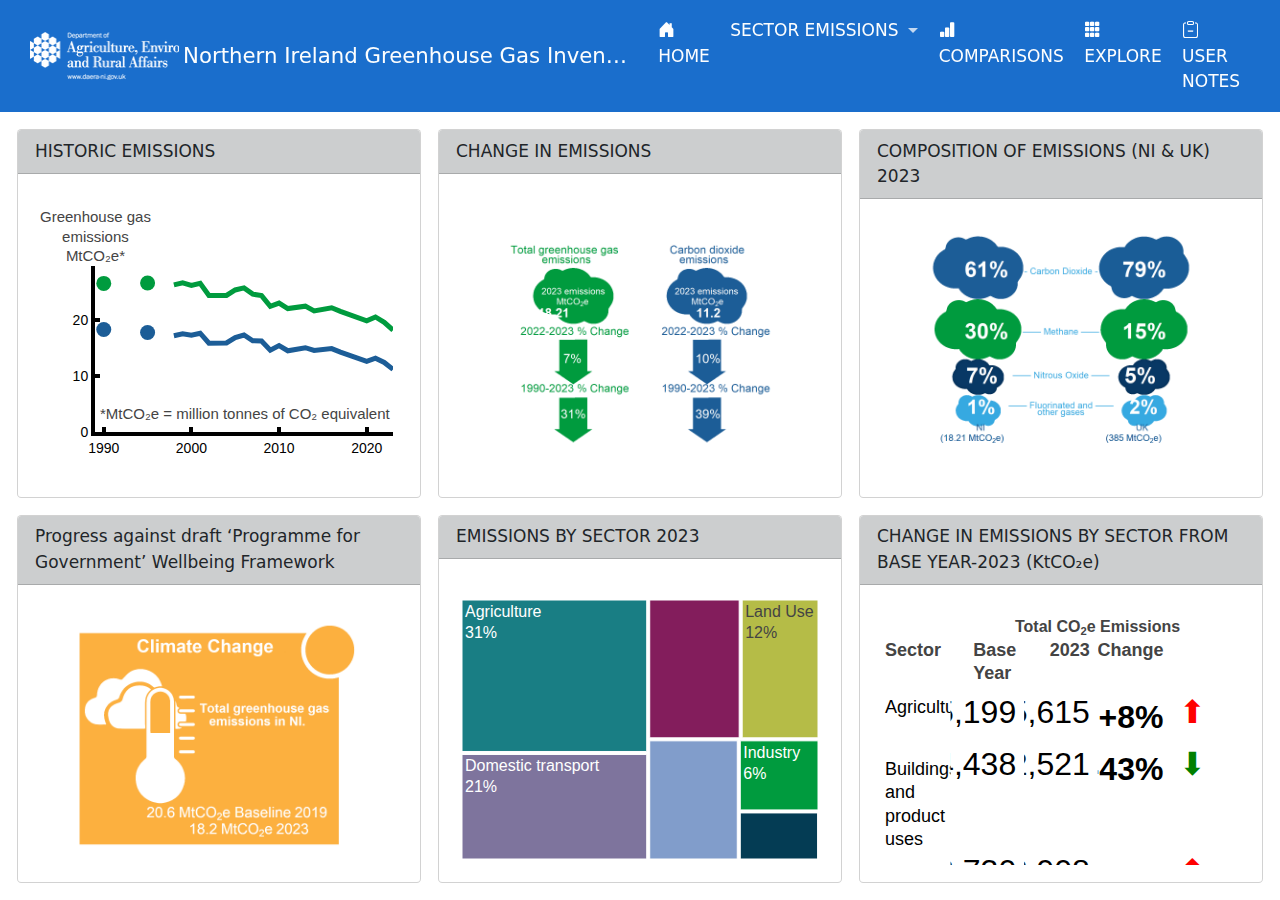
<file: docs/index.html>
<!DOCTYPE html>
<html xmlns="http://www.w3.org/1999/xhtml" lang="en" xml:lang="en"><head>

<meta charset="utf-8">
<meta name="generator" content="quarto-1.4.553">

<meta name="viewport" content="width=device-width, initial-scale=1.0, user-scalable=yes">


<title>Northern Ireland Greenhouse Gas Inventory 1990-2023 - HOME</title>
<style>
code{white-space: pre-wrap;}
span.smallcaps{font-variant: small-caps;}
div.columns{display: flex; gap: min(4vw, 1.5em);}
div.column{flex: auto; overflow-x: auto;}
div.hanging-indent{margin-left: 1.5em; text-indent: -1.5em;}
ul.task-list{list-style: none;}
ul.task-list li input[type="checkbox"] {
  width: 0.8em;
  margin: 0 0.8em 0.2em -1em; /* quarto-specific, see https://github.com/quarto-dev/quarto-cli/issues/4556 */ 
  vertical-align: middle;
}
</style>


<script src="site_libs/quarto-nav/quarto-nav.js"></script>
<script src="site_libs/quarto-nav/headroom.min.js"></script>
<script src="site_libs/clipboard/clipboard.min.js"></script>
<script src="site_libs/quarto-html/quarto.js"></script>
<script src="site_libs/quarto-html/popper.min.js"></script>
<script src="site_libs/quarto-html/tippy.umd.min.js"></script>
<script src="site_libs/quarto-html/anchor.min.js"></script>
<link href="site_libs/quarto-html/tippy.css" rel="stylesheet">
<link href="site_libs/quarto-html/quarto-syntax-highlighting.css" rel="stylesheet" id="quarto-text-highlighting-styles">
<script src="site_libs/bootstrap/bootstrap.min.js"></script>
<link href="site_libs/bootstrap/bootstrap-icons.css" rel="stylesheet">
<link href="site_libs/bootstrap/bootstrap.min.css" rel="stylesheet" id="quarto-bootstrap" data-mode="light">
<script src="site_libs/quarto-dashboard/quarto-dashboard.js"></script>
<script src="site_libs/quarto-dashboard/stickythead.js"></script>
<script src="site_libs/quarto-dashboard/datatables.min.js" kdttablesentinel="true"></script>
<script src="site_libs/quarto-dashboard/pdfmake.min.js" kdttablesentinel="true"></script>
<script src="site_libs/quarto-dashboard/vfs_fonts.js" kdttablesentinel="true"></script>
<script src="site_libs/quarto-dashboard/web-components.js" type="module"></script>
<script src="site_libs/quarto-dashboard/components.js"></script>
<link href="site_libs/quarto-dashboard/datatables.min.css" rel="stylesheet" kdttablesentinel="true">
<script id="quarto-search-options" type="application/json">{
  "language": {
    "search-no-results-text": "No results",
    "search-matching-documents-text": "matching documents",
    "search-copy-link-title": "Copy link to search",
    "search-hide-matches-text": "Hide additional matches",
    "search-more-match-text": "more match in this document",
    "search-more-matches-text": "more matches in this document",
    "search-clear-button-title": "Clear",
    "search-text-placeholder": "",
    "search-detached-cancel-button-title": "Cancel",
    "search-submit-button-title": "Submit",
    "search-label": "Search"
  }
}</script>
<link href="site_libs/htmltools-fill-0.5.8.1/fill.css" rel="stylesheet">

<script src="site_libs/htmlwidgets-1.6.4/htmlwidgets.js"></script>

<script src="site_libs/plotly-binding-4.10.4/plotly.js"></script>

<script src="site_libs/typedarray-0.1/typedarray.min.js"></script>

<script src="site_libs/jquery-3.5.1/jquery.min.js"></script>

<link href="site_libs/crosstalk-1.1.1.9000/css/crosstalk.min.css" rel="stylesheet">

<script src="site_libs/crosstalk-1.1.1.9000/js/crosstalk.min.js"></script>

<link href="site_libs/plotly-htmlwidgets-css-2.11.1/plotly-htmlwidgets.css" rel="stylesheet">

<script src="site_libs/plotly-main-2.11.1/plotly-latest.min.js"></script>

<link rel="icon" type="image" href="img/favicon-daera.svg">


<link rel="stylesheet" href="style.css">
</head>

<body class="quarto-dashboard nav-fixed dashboard-fill fullcontent">


<div id="quarto-search-results"></div>
  <header id="quarto-header" class="headroom fixed-top">
    <nav class="navbar navbar-expand-lg " data-bs-theme="dark">
      <div class="navbar-container container-fluid">
      <div class="navbar-brand-container mx-auto">
    <a href="./index.html" class="navbar-brand navbar-brand-logo">
    <img src="./img/A4_DAERA_Logo_White_Out.png" alt="DAERA logo" class="navbar-logo">
    </a>
    <a class="navbar-brand" href="./index.html">
    <span class="navbar-title">Northern Ireland Greenhouse Gas Inventory 1990-2023</span>
    </a>
  </div>
          <button class="navbar-toggler" type="button" data-bs-toggle="collapse" data-bs-target="#navbarCollapse" aria-controls="navbarCollapse" aria-expanded="false" aria-label="Toggle navigation" onclick="if (window.quartoToggleHeadroom) { window.quartoToggleHeadroom(); }">
  <span class="navbar-toggler-icon"></span>
</button>
          <div class="collapse navbar-collapse" id="navbarCollapse">
            <ul class="navbar-nav navbar-nav-scroll me-auto">
  <li class="nav-item">
    <a class="nav-link active" href="./index.html" aria-current="page"> <i class="bi bi-house-door-fill" role="img">
</i> 
<span class="menu-text">HOME</span></a>
  </li>  
  <li class="nav-item dropdown ">
    <a class="nav-link dropdown-toggle" href="#" id="nav-menu-sector-emissions" role="button" data-bs-toggle="dropdown" aria-expanded="false">
 <span class="menu-text">SECTOR EMISSIONS</span>
    </a>
    <ul class="dropdown-menu" aria-labelledby="nav-menu-sector-emissions">    
        <li>
    <a class="dropdown-item" href="./northern-ireland.html">
 <span class="dropdown-text">Northern Ireland</span></a>
  </li>  
        <li>
    <a class="dropdown-item" href="./agriculture.html">
 <span class="dropdown-text">Agriculture</span></a>
  </li>  
        <li>
    <a class="dropdown-item" href="./building-and-product-uses.html">
 <span class="dropdown-text">Building and product uses</span></a>
  </li>  
        <li>
    <a class="dropdown-item" href="./domestic-transport.html">
 <span class="dropdown-text">Domestic transport</span></a>
  </li>  
        <li>
    <a class="dropdown-item" href="./electricity-supply.html">
 <span class="dropdown-text">Electricity supply</span></a>
  </li>  
        <li>
    <a class="dropdown-item" href="./fuel-supply.html">
 <span class="dropdown-text">Fuel supply</span></a>
  </li>  
        <li>
    <a class="dropdown-item" href="./industry.html">
 <span class="dropdown-text">Industry</span></a>
  </li>  
        <li>
    <a class="dropdown-item" href="./lulucf.html">
 <span class="dropdown-text">LULUCF</span></a>
  </li>  
        <li>
    <a class="dropdown-item" href="./waste.html">
 <span class="dropdown-text">Waste</span></a>
  </li>  
    </ul>
  </li>
  <li class="nav-item">
    <a class="nav-link" href="./comparisons.html"> <i class="bi bi-bar-chart-fill" role="img">
</i> 
<span class="menu-text">COMPARISONS</span></a>
  </li>  
  <li class="nav-item">
    <a class="nav-link" href="./explore.html"> <i class="bi bi-grid-3x3-gap-fill" role="img">
</i> 
<span class="menu-text">EXPLORE</span></a>
  </li>  
  <li class="nav-item">
    <a class="nav-link" href="./user-notes.html"> <i class="bi bi-clipboard-minus" role="img">
</i> 
<span class="menu-text">USER NOTES</span></a>
  </li>  
</ul>
          </div> <!-- /navcollapse -->
          <div class="quarto-navbar-tools">
</div>
      </div> <!-- /container-fluid -->
    </nav>
<header id="quarto-dashboard-header">
<nav class="navbar navbar-expand-md slim" data-bs-theme="dark">
  <div class="navbar-container container-fluid">
    <button class="navbar-toggler hidden" type="button" data-bs-toggle="collapse" data-bs-target="#dashboard-collapse" aria-controls="dashboard-collapse" aria-expanded="false" aria-label="Toggle navigation">
      <span class="navbar-toggler-icon"></span>
    </button>    


    <div class="navbar-brand-container">       

      <div class="navbar-title">
        <div class="navbar-title-text"><a href="#">HOME</a></div>
        
        
      </div>
    </div>
</div>
</nav>
</header></header>
<!-- content -->
<div id="quarto-content" class="quarto-container page-layout-custom page-navbar quarto-dashboard-content bslib-gap-spacing html-fill-container bslib-page-fill">
<!-- sidebar -->
<!-- margin-sidebar -->
<!-- main -->
<div id="cookie-banner" class="bslib-grid-item html-fill-item"></div>
<script src="cookies_script.js"></script>

<div class="bslib-grid-item html-fill-item bslib-grid" data-layout="fill" style="display: grid; grid-template-rows: minmax(3em, 1fr) minmax(3em, 1fr); grid-auto-columns: minmax(0, 1fr);">
<div class="bslib-grid" style="display: grid; grid-template-columns: minmax(3em, 33fr) minmax(3em, 33fr) minmax(3em, 33fr);
grid-auto-rows: minmax(0, 1fr);">
<div class="bslib-grid" style="display: grid; grid-template-rows: minmax(3em, 1fr); grid-auto-columns: minmax(0, 1fr);">
<div class="card cell bslib-card html-fill-container" data-title="HISTORIC EMISSIONS" data-bslib-card-init="" data-require-bs-caller="card()" data-full-screen="false">
<div class="card-header"><div class="card-title">HISTORIC EMISSIONS</div></div>
<div class="card-body html-fill-item html-fill-container">
<div class="cell-output-display html-fill-item html-fill-container">
<div class="plotly html-widget html-fill-item html-fill-container" id="htmlwidget-5dc1f1b8ea23a9726027" style="width:100%;height:406px;"></div>
<script type="application/json" data-for="htmlwidget-5dc1f1b8ea23a9726027">{"x":{"visdat":{"227c6f506d2f":["function () ","plotlyVisDat"]},"cur_data":"227c6f506d2f","attrs":{"227c6f506d2f":{"x":{},"y":{},"mode":"lines","line":{"width":5,"color":"#009b3e"},"hovertemplate":"Total greenhouse gas emissions <br><b>%{x}<\/b>: %{y:.2f} MtCO₂e","name":"","alpha_stroke":1,"sizes":[10,100],"spans":[1,20],"type":"scatter"},"227c6f506d2f.1":{"x":{},"y":[null,null,17.219475176134345,17.552454233500264,17.296893283799911,17.662109754149341,15.880367322337861,15.941797283042098,15.918783741295176,16.864703881054446,17.342330374214558,16.313998207912398,16.27501606887305,14.619939074614246,15.440412556086494,14.522644957427019,14.738195982217286,15.066799949326832,14.572236194038332,14.762877402492961,14.909161406730131,14.282278966449656,13.750800035588226,13.359456097281717,12.626251204920811,13.188021829453659,12.439839645554304,11.196086841405396],"mode":"lines","line":{"width":5,"color":"#1c5d97"},"hovertemplate":"CO₂ gas emissions <br><b>%{x}<\/b>: %{y:.2f} MtCO₂e","name":"","alpha_stroke":1,"sizes":[10,100],"spans":[1,20],"type":"scatter","inherit":true},"227c6f506d2f.2":{"x":{},"y":{},"mode":"markers","line":{"width":0,"color":"white"},"hovertemplate":"Total greenhouse gas emissions <br><b>%{x}<\/b>: %{y:.2f} MtCO₂e","name":"","alpha_stroke":1,"sizes":[10,100],"spans":[1,20],"type":"scatter","marker":{"size":15,"color":"#009b3e"},"inherit":true},"227c6f506d2f.3":{"x":{},"y":[18.325139646601183,17.783232474039451,null,null,null,null,null,null,null,null,null,null,null,null,null,null,null,null,null,null,null,null,null,null,null,null,null,null],"mode":"markers","line":{"width":0,"color":"white"},"hovertemplate":"CO₂ gas emissions <br><b>%{x}<\/b>: %{y:.2f} MtCO₂e","name":"","alpha_stroke":1,"sizes":[10,100],"spans":[1,20],"type":"scatter","marker":{"size":15,"color":"#1c5d97"},"inherit":true}},"layout":{"margin":{"b":40,"l":60,"t":75,"r":10},"xaxis":{"domain":[0,1],"automargin":true,"title":"","showgrid":false,"linecolor":"Black","linewidth":4,"ticks":"inside","tickwidth":4,"tickcolor":"Black","tickangle":0,"tickfont":{"color":"Black","size":14},"range":[1989,2023]},"yaxis":{"domain":[0,1],"automargin":true,"title":"","showgrid":false,"showline":true,"linecolor":"Black","linewidth":4,"ticks":"inside","tickwidth":4,"tickcolor":"Black","tickfont":{"color":"Black","size":14},"range":[0,29.677647444418422]},"hovermode":"x unified","annotations":[{"x":0,"y":1,"text":"Greenhouse gas<br />emissions<br />MtCO₂e*","showarrow":false,"xref":"paper","yref":"paper","xanchor":"center","yanchor":"bottom","font":{"size":15}},{"x":1,"y":0.050000000000000003,"text":"*MtCO₂e = million tonnes of CO₂ equivalent","showarrow":false,"xref":"paper","yref":"paper","xanchor":"right","yanchor":"bottom","font":{"size":15}}],"showlegend":false},"source":"A","config":{"modeBarButtonsToAdd":["hoverclosest","hovercompare"],"showSendToCloud":false,"displaylogo":false},".hideLegend":true,"data":[{"x":[1998,1999,2000,2001,2002,2003,2004,2005,2006,2007,2008,2009,2010,2011,2012,2013,2014,2015,2016,2017,2018,2019,2020,2021,2022,2023],"y":[26.302461421304084,26.677647444418422,26.225466359778917,26.592119857225853,24.419131525141388,24.502466458291547,24.419032464185268,25.395497215781152,25.764382134229148,24.645169562728672,24.385217869343965,22.458256352669093,23.047263755093766,22.070852717544131,22.314999039478035,22.499420810175884,21.647051901517472,22.042173153929262,22.218185071022393,21.562601947497871,21.033402599713085,20.577024670274366,19.86317481521478,20.565454770577894,19.606265050854347,18.212211575876253],"mode":"lines","line":{"color":"#009b3e","width":5},"hovertemplate":["Total greenhouse gas emissions <br><b>%{x}<\/b>: %{y:.2f} MtCO₂e","Total greenhouse gas emissions <br><b>%{x}<\/b>: %{y:.2f} MtCO₂e","Total greenhouse gas emissions <br><b>%{x}<\/b>: %{y:.2f} MtCO₂e","Total greenhouse gas emissions <br><b>%{x}<\/b>: %{y:.2f} MtCO₂e","Total greenhouse gas emissions <br><b>%{x}<\/b>: %{y:.2f} MtCO₂e","Total greenhouse gas emissions <br><b>%{x}<\/b>: %{y:.2f} MtCO₂e","Total greenhouse gas emissions <br><b>%{x}<\/b>: %{y:.2f} MtCO₂e","Total greenhouse gas emissions <br><b>%{x}<\/b>: %{y:.2f} MtCO₂e","Total greenhouse gas emissions <br><b>%{x}<\/b>: %{y:.2f} MtCO₂e","Total greenhouse gas emissions <br><b>%{x}<\/b>: %{y:.2f} MtCO₂e","Total greenhouse gas emissions <br><b>%{x}<\/b>: %{y:.2f} MtCO₂e","Total greenhouse gas emissions <br><b>%{x}<\/b>: %{y:.2f} MtCO₂e","Total greenhouse gas emissions <br><b>%{x}<\/b>: %{y:.2f} MtCO₂e","Total greenhouse gas emissions <br><b>%{x}<\/b>: %{y:.2f} MtCO₂e","Total greenhouse gas emissions <br><b>%{x}<\/b>: %{y:.2f} MtCO₂e","Total greenhouse gas emissions <br><b>%{x}<\/b>: %{y:.2f} MtCO₂e","Total greenhouse gas emissions <br><b>%{x}<\/b>: %{y:.2f} MtCO₂e","Total greenhouse gas emissions <br><b>%{x}<\/b>: %{y:.2f} MtCO₂e","Total greenhouse gas emissions <br><b>%{x}<\/b>: %{y:.2f} MtCO₂e","Total greenhouse gas emissions <br><b>%{x}<\/b>: %{y:.2f} MtCO₂e","Total greenhouse gas emissions <br><b>%{x}<\/b>: %{y:.2f} MtCO₂e","Total greenhouse gas emissions <br><b>%{x}<\/b>: %{y:.2f} MtCO₂e","Total greenhouse gas emissions <br><b>%{x}<\/b>: %{y:.2f} MtCO₂e","Total greenhouse gas emissions <br><b>%{x}<\/b>: %{y:.2f} MtCO₂e","Total greenhouse gas emissions <br><b>%{x}<\/b>: %{y:.2f} MtCO₂e","Total greenhouse gas emissions <br><b>%{x}<\/b>: %{y:.2f} MtCO₂e"],"name":"","type":"scatter","marker":{"color":"rgba(31,119,180,1)","line":{"color":"rgba(31,119,180,1)"}},"error_y":{"color":"rgba(31,119,180,1)"},"error_x":{"color":"rgba(31,119,180,1)"},"xaxis":"x","yaxis":"y","frame":null},{"x":[1998,1999,2000,2001,2002,2003,2004,2005,2006,2007,2008,2009,2010,2011,2012,2013,2014,2015,2016,2017,2018,2019,2020,2021,2022,2023],"y":[17.219475176134345,17.552454233500264,17.296893283799911,17.662109754149341,15.880367322337861,15.941797283042098,15.918783741295176,16.864703881054446,17.342330374214558,16.313998207912398,16.27501606887305,14.619939074614246,15.440412556086494,14.522644957427019,14.738195982217286,15.066799949326832,14.572236194038332,14.762877402492961,14.909161406730131,14.282278966449656,13.750800035588226,13.359456097281717,12.626251204920811,13.188021829453659,12.439839645554304,11.196086841405396],"mode":"lines","line":{"color":"#1c5d97","width":5},"hovertemplate":["CO₂ gas emissions <br><b>%{x}<\/b>: %{y:.2f} MtCO₂e","CO₂ gas emissions <br><b>%{x}<\/b>: %{y:.2f} MtCO₂e","CO₂ gas emissions <br><b>%{x}<\/b>: %{y:.2f} MtCO₂e","CO₂ gas emissions <br><b>%{x}<\/b>: %{y:.2f} MtCO₂e","CO₂ gas emissions <br><b>%{x}<\/b>: %{y:.2f} MtCO₂e","CO₂ gas emissions <br><b>%{x}<\/b>: %{y:.2f} MtCO₂e","CO₂ gas emissions <br><b>%{x}<\/b>: %{y:.2f} MtCO₂e","CO₂ gas emissions <br><b>%{x}<\/b>: %{y:.2f} MtCO₂e","CO₂ gas emissions <br><b>%{x}<\/b>: %{y:.2f} MtCO₂e","CO₂ gas emissions <br><b>%{x}<\/b>: %{y:.2f} MtCO₂e","CO₂ gas emissions <br><b>%{x}<\/b>: %{y:.2f} MtCO₂e","CO₂ gas emissions <br><b>%{x}<\/b>: %{y:.2f} MtCO₂e","CO₂ gas emissions <br><b>%{x}<\/b>: %{y:.2f} MtCO₂e","CO₂ gas emissions <br><b>%{x}<\/b>: %{y:.2f} MtCO₂e","CO₂ gas emissions <br><b>%{x}<\/b>: %{y:.2f} MtCO₂e","CO₂ gas emissions <br><b>%{x}<\/b>: %{y:.2f} MtCO₂e","CO₂ gas emissions <br><b>%{x}<\/b>: %{y:.2f} MtCO₂e","CO₂ gas emissions <br><b>%{x}<\/b>: %{y:.2f} MtCO₂e","CO₂ gas emissions <br><b>%{x}<\/b>: %{y:.2f} MtCO₂e","CO₂ gas emissions <br><b>%{x}<\/b>: %{y:.2f} MtCO₂e","CO₂ gas emissions <br><b>%{x}<\/b>: %{y:.2f} MtCO₂e","CO₂ gas emissions <br><b>%{x}<\/b>: %{y:.2f} MtCO₂e","CO₂ gas emissions <br><b>%{x}<\/b>: %{y:.2f} MtCO₂e","CO₂ gas emissions <br><b>%{x}<\/b>: %{y:.2f} MtCO₂e","CO₂ gas emissions <br><b>%{x}<\/b>: %{y:.2f} MtCO₂e","CO₂ gas emissions <br><b>%{x}<\/b>: %{y:.2f} MtCO₂e"],"name":"","type":"scatter","marker":{"color":"rgba(255,127,14,1)","line":{"color":"rgba(255,127,14,1)"}},"error_y":{"color":"rgba(255,127,14,1)"},"error_x":{"color":"rgba(255,127,14,1)"},"xaxis":"x","yaxis":"y","frame":null},{"x":[1990,1995],"y":[26.564616023102204,26.634902290072638],"mode":"markers+lines","line":{"color":"white","width":0},"hovertemplate":["Total greenhouse gas emissions <br><b>%{x}<\/b>: %{y:.2f} MtCO₂e","Total greenhouse gas emissions <br><b>%{x}<\/b>: %{y:.2f} MtCO₂e"],"name":"","type":"scatter","marker":{"color":"#009b3e","size":15,"line":{"color":"rgba(44,160,44,1)"}},"error_y":{"color":"rgba(44,160,44,1)"},"error_x":{"color":"rgba(44,160,44,1)"},"xaxis":"x","yaxis":"y","frame":null},{"x":[1990,1995],"y":[18.325139646601183,17.783232474039451],"mode":"markers+lines","line":{"color":"white","width":0},"hovertemplate":["CO₂ gas emissions <br><b>%{x}<\/b>: %{y:.2f} MtCO₂e","CO₂ gas emissions <br><b>%{x}<\/b>: %{y:.2f} MtCO₂e"],"name":"","type":"scatter","marker":{"color":"#1c5d97","size":15,"line":{"color":"rgba(214,39,40,1)"}},"error_y":{"color":"rgba(214,39,40,1)"},"error_x":{"color":"rgba(214,39,40,1)"},"xaxis":"x","yaxis":"y","frame":null}],"highlight":{"on":"plotly_click","persistent":false,"dynamic":false,"selectize":false,"opacityDim":0.20000000000000001,"selected":{"opacity":1},"debounce":0},"shinyEvents":["plotly_hover","plotly_click","plotly_selected","plotly_relayout","plotly_brushed","plotly_brushing","plotly_clickannotation","plotly_doubleclick","plotly_deselect","plotly_afterplot","plotly_sunburstclick"],"base_url":"https://plot.ly"},"evals":[],"jsHooks":[]}</script>
</div>
</div>
<bslib-tooltip placement="auto" bsoptions="[]" data-require-bs-version="5" data-require-bs-caller="tooltip()">
    <template>Expand</template>
    <span class="bslib-full-screen-enter badge rounded-pill">
        <svg xmlns="http://www.w3.org/2000/svg" viewbox="0 0 24 24" style="height:1em;width:1em;" aria-hidden="true" role="img"><path d="M20 5C20 4.4 19.6 4 19 4H13C12.4 4 12 3.6 12 3C12 2.4 12.4 2 13 2H21C21.6 2 22 2.4 22 3V11C22 11.6 21.6 12 21 12C20.4 12 20 11.6 20 11V5ZM4 19C4 19.6 4.4 20 5 20H11C11.6 20 12 20.4 12 21C12 21.6 11.6 22 11 22H3C2.4 22 2 21.6 2 21V13C2 12.4 2.4 12 3 12C3.6 12 4 12.4 4 13V19Z"></path></svg>
    </span>
</bslib-tooltip><script data-bslib-card-init="">bslib.Card.initializeAllCards();</script></div>
</div><div class="bslib-grid" style="display: grid; grid-template-rows: minmax(3em, 1fr); grid-auto-columns: minmax(0, 1fr);">
<div class="card cell bslib-card html-fill-container" data-title="CHANGE IN EMISSIONS" data-bslib-card-init="" data-require-bs-caller="card()" data-full-screen="false">
<div class="card-header"><div class="card-title">CHANGE IN EMISSIONS</div></div>
<div class="card-body html-fill-item html-fill-container">
<div class="cell-output-display html-fill-item html-fill-container">
<img src="index_files/figure-html/unnamed-chunk-2-1.png" class="img-fluid quarto-dashboard-img-contain">
</div>
</div>
<bslib-tooltip placement="auto" bsoptions="[]" data-require-bs-version="5" data-require-bs-caller="tooltip()">
    <template>Expand</template>
    <span class="bslib-full-screen-enter badge rounded-pill">
        <svg xmlns="http://www.w3.org/2000/svg" viewbox="0 0 24 24" style="height:1em;width:1em;" aria-hidden="true" role="img"><path d="M20 5C20 4.4 19.6 4 19 4H13C12.4 4 12 3.6 12 3C12 2.4 12.4 2 13 2H21C21.6 2 22 2.4 22 3V11C22 11.6 21.6 12 21 12C20.4 12 20 11.6 20 11V5ZM4 19C4 19.6 4.4 20 5 20H11C11.6 20 12 20.4 12 21C12 21.6 11.6 22 11 22H3C2.4 22 2 21.6 2 21V13C2 12.4 2.4 12 3 12C3.6 12 4 12.4 4 13V19Z"></path></svg>
    </span>
</bslib-tooltip><script data-bslib-card-init="">bslib.Card.initializeAllCards();</script></div>
</div><div class="bslib-grid" style="display: grid; grid-template-rows: minmax(3em, 1fr); grid-auto-columns: minmax(0, 1fr);">
<div class="card cell bslib-card html-fill-container" data-title="COMPOSITION OF EMISSIONS (NI &amp; UK) 2023" data-bslib-card-init="" data-require-bs-caller="card()" data-full-screen="false">
<div class="card-header"><div class="card-title">COMPOSITION OF EMISSIONS (NI &amp; UK) 2023</div></div>
<div class="card-body html-fill-item html-fill-container">
<div class="cell-output-display html-fill-item html-fill-container">
<img src="index_files/figure-html/unnamed-chunk-3-1.png" class="img-fluid quarto-dashboard-img-contain">
</div>
</div>
<bslib-tooltip placement="auto" bsoptions="[]" data-require-bs-version="5" data-require-bs-caller="tooltip()">
    <template>Expand</template>
    <span class="bslib-full-screen-enter badge rounded-pill">
        <svg xmlns="http://www.w3.org/2000/svg" viewbox="0 0 24 24" style="height:1em;width:1em;" aria-hidden="true" role="img"><path d="M20 5C20 4.4 19.6 4 19 4H13C12.4 4 12 3.6 12 3C12 2.4 12.4 2 13 2H21C21.6 2 22 2.4 22 3V11C22 11.6 21.6 12 21 12C20.4 12 20 11.6 20 11V5ZM4 19C4 19.6 4.4 20 5 20H11C11.6 20 12 20.4 12 21C12 21.6 11.6 22 11 22H3C2.4 22 2 21.6 2 21V13C2 12.4 2.4 12 3 12C3.6 12 4 12.4 4 13V19Z"></path></svg>
    </span>
</bslib-tooltip><script data-bslib-card-init="">bslib.Card.initializeAllCards();</script></div>
</div>
</div>
<div class="bslib-grid" style="display: grid; grid-template-columns: minmax(3em, 33fr) minmax(3em, 33fr) minmax(3em, 33fr);
grid-auto-rows: minmax(0, 1fr);">
<div class="bslib-grid" style="display: grid; grid-template-rows: minmax(3em, 1fr); grid-auto-columns: minmax(0, 1fr);">
<div class="card cell bslib-card html-fill-container" data-title="Progress against draft ‘Programme for Government’ Wellbeing Framework" data-bslib-card-init="" data-require-bs-caller="card()" data-full-screen="false">
<div class="card-header"><div class="card-title">Progress against draft ‘Programme for Government’ Wellbeing Framework</div></div>
<div class="card-body html-fill-item html-fill-container">
<div class="cell-output-display html-fill-item html-fill-container">
<img src="index_files/figure-html/unnamed-chunk-4-1.png" class="img-fluid quarto-dashboard-img-contain">
</div>
</div>
<bslib-tooltip placement="auto" bsoptions="[]" data-require-bs-version="5" data-require-bs-caller="tooltip()">
    <template>Expand</template>
    <span class="bslib-full-screen-enter badge rounded-pill">
        <svg xmlns="http://www.w3.org/2000/svg" viewbox="0 0 24 24" style="height:1em;width:1em;" aria-hidden="true" role="img"><path d="M20 5C20 4.4 19.6 4 19 4H13C12.4 4 12 3.6 12 3C12 2.4 12.4 2 13 2H21C21.6 2 22 2.4 22 3V11C22 11.6 21.6 12 21 12C20.4 12 20 11.6 20 11V5ZM4 19C4 19.6 4.4 20 5 20H11C11.6 20 12 20.4 12 21C12 21.6 11.6 22 11 22H3C2.4 22 2 21.6 2 21V13C2 12.4 2.4 12 3 12C3.6 12 4 12.4 4 13V19Z"></path></svg>
    </span>
</bslib-tooltip><script data-bslib-card-init="">bslib.Card.initializeAllCards();</script></div>
</div><div class="bslib-grid" style="display: grid; grid-template-rows: minmax(3em, 1fr); grid-auto-columns: minmax(0, 1fr);">
<div class="card cell bslib-card html-fill-container" data-title="EMISSIONS BY SECTOR 2023" data-bslib-card-init="" data-require-bs-caller="card()" data-full-screen="false">
<div class="card-header"><div class="card-title">EMISSIONS BY SECTOR 2023</div></div>
<div class="card-body html-fill-item html-fill-container">
<div class="cell-output-display html-fill-item html-fill-container">
<div class="plotly html-widget html-fill-item html-fill-container" id="htmlwidget-d58eb2dbf6954c9b670f" style="width:100%;height:406px;"></div>
<script type="application/json" data-for="htmlwidget-d58eb2dbf6954c9b670f">{"x":{"visdat":{"227ca1aaad":["function () ","plotlyVisDat"]},"cur_data":"227ca1aaad","attrs":{"227ca1aaad":{"labels":{},"parents":"","values":{},"marker":{"colors":{}},"textinfo":"label+percent root","text":{},"hoverinfo":"text","alpha_stroke":1,"sizes":[10,100],"spans":[1,20],"type":"treemap"}},"layout":{"margin":{"b":0,"l":0,"t":0,"r":0},"hoverlabel":{"font":{"size":30}},"uniformtext":{"minsize":16,"mode":"hide"},"hovermode":"closest","showlegend":false},"source":"A","config":{"modeBarButtonsToAdd":["hoverclosest","hovercompare"],"showSendToCloud":false,"displaylogo":false},"data":[{"labels":["Agriculture","Buildings and product uses","Domestic transport","Electricity supply","Industry","Land Use","Other","Waste Mgmt"],"parents":["","","","","","","",""],"values":[5615,2521,3908,2124,1127,2149,4,763],"marker":{"color":"rgba(31,119,180,1)","colors":["#197e84","#831d5c","#7e749d","#819dcb","#009b3e","#b5bc47","#ee706f","#043c54"],"line":{"color":"rgba(255,255,255,1)"}},"textinfo":"label+percent root","text":["Agriculture: 5,615 KtCO₂e (31%)","Buildings and product uses: 2,521 KtCO₂e (14%)","Domestic transport: 3,908 KtCO₂e (21%)","Electricity supply: 2,124 KtCO₂e (12%)","Industry: 1,127 KtCO₂e (6%)","Land Use: 2,149 KtCO₂e (12%)","Other: 4 KtCO₂e (0%)","Waste Mgmt: 763 KtCO₂e (4%)"],"hoverinfo":["text","text","text","text","text","text","text","text"],"type":"treemap","frame":null}],"highlight":{"on":"plotly_click","persistent":false,"dynamic":false,"selectize":false,"opacityDim":0.20000000000000001,"selected":{"opacity":1},"debounce":0},"shinyEvents":["plotly_hover","plotly_click","plotly_selected","plotly_relayout","plotly_brushed","plotly_brushing","plotly_clickannotation","plotly_doubleclick","plotly_deselect","plotly_afterplot","plotly_sunburstclick"],"base_url":"https://plot.ly"},"evals":[],"jsHooks":[]}</script>
</div>
</div>
<bslib-tooltip placement="auto" bsoptions="[]" data-require-bs-version="5" data-require-bs-caller="tooltip()">
    <template>Expand</template>
    <span class="bslib-full-screen-enter badge rounded-pill">
        <svg xmlns="http://www.w3.org/2000/svg" viewbox="0 0 24 24" style="height:1em;width:1em;" aria-hidden="true" role="img"><path d="M20 5C20 4.4 19.6 4 19 4H13C12.4 4 12 3.6 12 3C12 2.4 12.4 2 13 2H21C21.6 2 22 2.4 22 3V11C22 11.6 21.6 12 21 12C20.4 12 20 11.6 20 11V5ZM4 19C4 19.6 4.4 20 5 20H11C11.6 20 12 20.4 12 21C12 21.6 11.6 22 11 22H3C2.4 22 2 21.6 2 21V13C2 12.4 2.4 12 3 12C3.6 12 4 12.4 4 13V19Z"></path></svg>
    </span>
</bslib-tooltip><script data-bslib-card-init="">bslib.Card.initializeAllCards();</script></div>
</div><div class="bslib-grid" style="display: grid; grid-template-rows: minmax(3em, 1fr); grid-auto-columns: minmax(0, 1fr);">
<div class="card cell bslib-card html-fill-container" data-title="CHANGE IN EMISSIONS BY SECTOR FROM BASE YEAR-2023 (KtCO&amp;#8322;e)" data-bslib-card-init="" data-require-bs-caller="card()" data-full-screen="false">
<div class="card-header"><div class="card-title">CHANGE IN EMISSIONS BY SECTOR FROM BASE YEAR-2023 (KtCO₂e)</div></div>
<div class="card-body html-fill-item html-fill-container">
<div class="cell-output-display html-fill-item html-fill-container">
<div class="plotly html-widget html-fill-item html-fill-container" id="htmlwidget-d163907d7ee511dfa925" style="width:100%;height:406px;"></div>
<script type="application/json" data-for="htmlwidget-d163907d7ee511dfa925">{"x":{"visdat":{"227c1bfe66b6":["function () ","plotlyVisDat"]},"cur_data":"227c1bfe66b6","attrs":{"227c1bfe66b6":{"header":{"values":["<b>Sector<\/b>","<b>Base Year<b>","<b>2023<\/b>","<b>Change<\/b>"," "],"align":["left","right","right","right","left"],"line":{"width":0},"font":{"family":"Arial","size":18}},"cells":{"values":[["Agriculture","Buildings and product uses","Domestic transport","Electricity supply","Industry","LULUCF","Waste"],["5,199","4,438","3,730","5,307","3,304","2,643","1,956"],["5,615","2,521","3,908","2,124","1,127","2,149","763"],["<b>+8%<\/b>","<b>-43%<\/b>","<b>+5%<\/b>","<b>-60%<\/b>","<b>-66%<\/b>","<b>-19%<\/b>","<b>-61%<\/b>"],["⬆","⬇","⬆","⬇","⬇","⬇","⬇"]],"align":["left","right","right","right","left"],"line":{"width":0},"font":{"family":"Arial","size":[[18,18,18,18],32],"color":["black","black","black","black",["red","green","red","green","green","green","green"]]}},"alpha_stroke":1,"sizes":[10,100],"spans":[1,20],"type":"table"}},"layout":{"margin":{"b":0,"l":0,"t":30,"r":0},"autosize":true,"annotations":[{"text":"<b>Total CO<sub>2<\/sub>e Emissions<\/b>","showarrow":false,"x":0.59999999999999998,"xref":"paper","xanchor":"center","y":1.0700000000000001,"yref":"paper","yanchor":"top","font":{"color":"#444444","size":16}}],"hovermode":"closest","showlegend":false},"source":"A","config":{"modeBarButtonsToAdd":["hoverclosest","hovercompare"],"showSendToCloud":false,"displaylogo":false,"responsive":true},"data":[{"header":{"values":["<b>Sector<\/b>","<b>Base Year<b>","<b>2023<\/b>","<b>Change<\/b>"," "],"align":["left","right","right","right","left"],"line":{"width":0},"font":{"family":"Arial","size":18}},"cells":{"values":[["Agriculture","Buildings and product uses","Domestic transport","Electricity supply","Industry","LULUCF","Waste"],["5,199","4,438","3,730","5,307","3,304","2,643","1,956"],["5,615","2,521","3,908","2,124","1,127","2,149","763"],["<b>+8%<\/b>","<b>-43%<\/b>","<b>+5%<\/b>","<b>-60%<\/b>","<b>-66%<\/b>","<b>-19%<\/b>","<b>-61%<\/b>"],["⬆","⬇","⬆","⬇","⬇","⬇","⬇"]],"align":["left","right","right","right","left"],"line":{"width":0},"font":{"family":"Arial","size":[[18,18,18,18],32],"color":["black","black","black","black",["red","green","red","green","green","green","green"]]}},"type":"table","frame":null}],"highlight":{"on":"plotly_click","persistent":false,"dynamic":false,"selectize":false,"opacityDim":0.20000000000000001,"selected":{"opacity":1},"debounce":0},"shinyEvents":["plotly_hover","plotly_click","plotly_selected","plotly_relayout","plotly_brushed","plotly_brushing","plotly_clickannotation","plotly_doubleclick","plotly_deselect","plotly_afterplot","plotly_sunburstclick"],"base_url":"https://plot.ly"},"evals":[],"jsHooks":[]}</script>
</div>
</div>
<bslib-tooltip placement="auto" bsoptions="[]" data-require-bs-version="5" data-require-bs-caller="tooltip()">
    <template>Expand</template>
    <span class="bslib-full-screen-enter badge rounded-pill">
        <svg xmlns="http://www.w3.org/2000/svg" viewbox="0 0 24 24" style="height:1em;width:1em;" aria-hidden="true" role="img"><path d="M20 5C20 4.4 19.6 4 19 4H13C12.4 4 12 3.6 12 3C12 2.4 12.4 2 13 2H21C21.6 2 22 2.4 22 3V11C22 11.6 21.6 12 21 12C20.4 12 20 11.6 20 11V5ZM4 19C4 19.6 4.4 20 5 20H11C11.6 20 12 20.4 12 21C12 21.6 11.6 22 11 22H3C2.4 22 2 21.6 2 21V13C2 12.4 2.4 12 3 12C3.6 12 4 12.4 4 13V19Z"></path></svg>
    </span>
</bslib-tooltip><script data-bslib-card-init="">bslib.Card.initializeAllCards();</script></div>


<div id="3ade8a4a-fb1d-4a6c-8409-ac45482d5fc9" class="hidden">

</div>
</div>
</div>
</div>


<script id="quarto-html-after-body" type="application/javascript">
window.document.addEventListener("DOMContentLoaded", function (event) {
  const toggleBodyColorMode = (bsSheetEl) => {
    const mode = bsSheetEl.getAttribute("data-mode");
    const bodyEl = window.document.querySelector("body");
    if (mode === "dark") {
      bodyEl.classList.add("quarto-dark");
      bodyEl.classList.remove("quarto-light");
    } else {
      bodyEl.classList.add("quarto-light");
      bodyEl.classList.remove("quarto-dark");
    }
  }
  const toggleBodyColorPrimary = () => {
    const bsSheetEl = window.document.querySelector("link#quarto-bootstrap");
    if (bsSheetEl) {
      toggleBodyColorMode(bsSheetEl);
    }
  }
  toggleBodyColorPrimary();  
  const icon = "";
  const anchorJS = new window.AnchorJS();
  anchorJS.options = {
    placement: 'right',
    icon: icon
  };
  anchorJS.add('.anchored');
  const isCodeAnnotation = (el) => {
    for (const clz of el.classList) {
      if (clz.startsWith('code-annotation-')) {                     
        return true;
      }
    }
    return false;
  }
  const clipboard = new window.ClipboardJS('.code-copy-button', {
    text: function(trigger) {
      const codeEl = trigger.previousElementSibling.cloneNode(true);
      for (const childEl of codeEl.children) {
        if (isCodeAnnotation(childEl)) {
          childEl.remove();
        }
      }
      return codeEl.innerText;
    }
  });
  clipboard.on('success', function(e) {
    // button target
    const button = e.trigger;
    // don't keep focus
    button.blur();
    // flash "checked"
    button.classList.add('code-copy-button-checked');
    var currentTitle = button.getAttribute("title");
    button.setAttribute("title", "Copied!");
    let tooltip;
    if (window.bootstrap) {
      button.setAttribute("data-bs-toggle", "tooltip");
      button.setAttribute("data-bs-placement", "left");
      button.setAttribute("data-bs-title", "Copied!");
      tooltip = new bootstrap.Tooltip(button, 
        { trigger: "manual", 
          customClass: "code-copy-button-tooltip",
          offset: [0, -8]});
      tooltip.show();    
    }
    setTimeout(function() {
      if (tooltip) {
        tooltip.hide();
        button.removeAttribute("data-bs-title");
        button.removeAttribute("data-bs-toggle");
        button.removeAttribute("data-bs-placement");
      }
      button.setAttribute("title", currentTitle);
      button.classList.remove('code-copy-button-checked');
    }, 1000);
    // clear code selection
    e.clearSelection();
  });
    var localhostRegex = new RegExp(/^(?:http|https):\/\/localhost\:?[0-9]*\//);
    var mailtoRegex = new RegExp(/^mailto:/);
      var filterRegex = new RegExp('/' + window.location.host + '/');
    var isInternal = (href) => {
        return filterRegex.test(href) || localhostRegex.test(href) || mailtoRegex.test(href);
    }
    // Inspect non-navigation links and adorn them if external
 	var links = window.document.querySelectorAll('a[href]:not(.nav-link):not(.navbar-brand):not(.toc-action):not(.sidebar-link):not(.sidebar-item-toggle):not(.pagination-link):not(.no-external):not([aria-hidden]):not(.dropdown-item):not(.quarto-navigation-tool)');
    for (var i=0; i<links.length; i++) {
      const link = links[i];
      if (!isInternal(link.href)) {
        // undo the damage that might have been done by quarto-nav.js in the case of
        // links that we want to consider external
        if (link.dataset.originalHref !== undefined) {
          link.href = link.dataset.originalHref;
        }
      }
    }
  function tippyHover(el, contentFn, onTriggerFn, onUntriggerFn) {
    const config = {
      allowHTML: true,
      maxWidth: 500,
      delay: 100,
      arrow: false,
      appendTo: function(el) {
          return el.parentElement;
      },
      interactive: true,
      interactiveBorder: 10,
      theme: 'quarto',
      placement: 'bottom-start',
    };
    if (contentFn) {
      config.content = contentFn;
    }
    if (onTriggerFn) {
      config.onTrigger = onTriggerFn;
    }
    if (onUntriggerFn) {
      config.onUntrigger = onUntriggerFn;
    }
    window.tippy(el, config); 
  }
  const noterefs = window.document.querySelectorAll('a[role="doc-noteref"]');
  for (var i=0; i<noterefs.length; i++) {
    const ref = noterefs[i];
    tippyHover(ref, function() {
      // use id or data attribute instead here
      let href = ref.getAttribute('data-footnote-href') || ref.getAttribute('href');
      try { href = new URL(href).hash; } catch {}
      const id = href.replace(/^#\/?/, "");
      const note = window.document.getElementById(id);
      if (note) {
        return note.innerHTML;
      } else {
        return "";
      }
    });
  }
  const xrefs = window.document.querySelectorAll('a.quarto-xref');
  const processXRef = (id, note) => {
    // Strip column container classes
    const stripColumnClz = (el) => {
      el.classList.remove("page-full", "page-columns");
      if (el.children) {
        for (const child of el.children) {
          stripColumnClz(child);
        }
      }
    }
    stripColumnClz(note)
    if (id === null || id.startsWith('sec-')) {
      // Special case sections, only their first couple elements
      const container = document.createElement("div");
      if (note.children && note.children.length > 2) {
        container.appendChild(note.children[0].cloneNode(true));
        for (let i = 1; i < note.children.length; i++) {
          const child = note.children[i];
          if (child.tagName === "P" && child.innerText === "") {
            continue;
          } else {
            container.appendChild(child.cloneNode(true));
            break;
          }
        }
        if (window.Quarto?.typesetMath) {
          window.Quarto.typesetMath(container);
        }
        return container.innerHTML
      } else {
        if (window.Quarto?.typesetMath) {
          window.Quarto.typesetMath(note);
        }
        return note.innerHTML;
      }
    } else {
      // Remove any anchor links if they are present
      const anchorLink = note.querySelector('a.anchorjs-link');
      if (anchorLink) {
        anchorLink.remove();
      }
      if (window.Quarto?.typesetMath) {
        window.Quarto.typesetMath(note);
      }
      // TODO in 1.5, we should make sure this works without a callout special case
      if (note.classList.contains("callout")) {
        return note.outerHTML;
      } else {
        return note.innerHTML;
      }
    }
  }
  for (var i=0; i<xrefs.length; i++) {
    const xref = xrefs[i];
    tippyHover(xref, undefined, function(instance) {
      instance.disable();
      let url = xref.getAttribute('href');
      let hash = undefined; 
      if (url.startsWith('#')) {
        hash = url;
      } else {
        try { hash = new URL(url).hash; } catch {}
      }
      if (hash) {
        const id = hash.replace(/^#\/?/, "");
        const note = window.document.getElementById(id);
        if (note !== null) {
          try {
            const html = processXRef(id, note.cloneNode(true));
            instance.setContent(html);
          } finally {
            instance.enable();
            instance.show();
          }
        } else {
          // See if we can fetch this
          fetch(url.split('#')[0])
          .then(res => res.text())
          .then(html => {
            const parser = new DOMParser();
            const htmlDoc = parser.parseFromString(html, "text/html");
            const note = htmlDoc.getElementById(id);
            if (note !== null) {
              const html = processXRef(id, note);
              instance.setContent(html);
            } 
          }).finally(() => {
            instance.enable();
            instance.show();
          });
        }
      } else {
        // See if we can fetch a full url (with no hash to target)
        // This is a special case and we should probably do some content thinning / targeting
        fetch(url)
        .then(res => res.text())
        .then(html => {
          const parser = new DOMParser();
          const htmlDoc = parser.parseFromString(html, "text/html");
          const note = htmlDoc.querySelector('main.content');
          if (note !== null) {
            // This should only happen for chapter cross references
            // (since there is no id in the URL)
            // remove the first header
            if (note.children.length > 0 && note.children[0].tagName === "HEADER") {
              note.children[0].remove();
            }
            const html = processXRef(null, note);
            instance.setContent(html);
          } 
        }).finally(() => {
          instance.enable();
          instance.show();
        });
      }
    }, function(instance) {
    });
  }
      let selectedAnnoteEl;
      const selectorForAnnotation = ( cell, annotation) => {
        let cellAttr = 'data-code-cell="' + cell + '"';
        let lineAttr = 'data-code-annotation="' +  annotation + '"';
        const selector = 'span[' + cellAttr + '][' + lineAttr + ']';
        return selector;
      }
      const selectCodeLines = (annoteEl) => {
        const doc = window.document;
        const targetCell = annoteEl.getAttribute("data-target-cell");
        const targetAnnotation = annoteEl.getAttribute("data-target-annotation");
        const annoteSpan = window.document.querySelector(selectorForAnnotation(targetCell, targetAnnotation));
        const lines = annoteSpan.getAttribute("data-code-lines").split(",");
        const lineIds = lines.map((line) => {
          return targetCell + "-" + line;
        })
        let top = null;
        let height = null;
        let parent = null;
        if (lineIds.length > 0) {
            //compute the position of the single el (top and bottom and make a div)
            const el = window.document.getElementById(lineIds[0]);
            top = el.offsetTop;
            height = el.offsetHeight;
            parent = el.parentElement.parentElement;
          if (lineIds.length > 1) {
            const lastEl = window.document.getElementById(lineIds[lineIds.length - 1]);
            const bottom = lastEl.offsetTop + lastEl.offsetHeight;
            height = bottom - top;
          }
          if (top !== null && height !== null && parent !== null) {
            // cook up a div (if necessary) and position it 
            let div = window.document.getElementById("code-annotation-line-highlight");
            if (div === null) {
              div = window.document.createElement("div");
              div.setAttribute("id", "code-annotation-line-highlight");
              div.style.position = 'absolute';
              parent.appendChild(div);
            }
            div.style.top = top - 2 + "px";
            div.style.height = height + 4 + "px";
            div.style.left = 0;
            let gutterDiv = window.document.getElementById("code-annotation-line-highlight-gutter");
            if (gutterDiv === null) {
              gutterDiv = window.document.createElement("div");
              gutterDiv.setAttribute("id", "code-annotation-line-highlight-gutter");
              gutterDiv.style.position = 'absolute';
              const codeCell = window.document.getElementById(targetCell);
              const gutter = codeCell.querySelector('.code-annotation-gutter');
              gutter.appendChild(gutterDiv);
            }
            gutterDiv.style.top = top - 2 + "px";
            gutterDiv.style.height = height + 4 + "px";
          }
          selectedAnnoteEl = annoteEl;
        }
      };
      const unselectCodeLines = () => {
        const elementsIds = ["code-annotation-line-highlight", "code-annotation-line-highlight-gutter"];
        elementsIds.forEach((elId) => {
          const div = window.document.getElementById(elId);
          if (div) {
            div.remove();
          }
        });
        selectedAnnoteEl = undefined;
      };
        // Handle positioning of the toggle
    window.addEventListener(
      "resize",
      throttle(() => {
        elRect = undefined;
        if (selectedAnnoteEl) {
          selectCodeLines(selectedAnnoteEl);
        }
      }, 10)
    );
    function throttle(fn, ms) {
    let throttle = false;
    let timer;
      return (...args) => {
        if(!throttle) { // first call gets through
            fn.apply(this, args);
            throttle = true;
        } else { // all the others get throttled
            if(timer) clearTimeout(timer); // cancel #2
            timer = setTimeout(() => {
              fn.apply(this, args);
              timer = throttle = false;
            }, ms);
        }
      };
    }
      // Attach click handler to the DT
      const annoteDls = window.document.querySelectorAll('dt[data-target-cell]');
      for (const annoteDlNode of annoteDls) {
        annoteDlNode.addEventListener('click', (event) => {
          const clickedEl = event.target;
          if (clickedEl !== selectedAnnoteEl) {
            unselectCodeLines();
            const activeEl = window.document.querySelector('dt[data-target-cell].code-annotation-active');
            if (activeEl) {
              activeEl.classList.remove('code-annotation-active');
            }
            selectCodeLines(clickedEl);
            clickedEl.classList.add('code-annotation-active');
          } else {
            // Unselect the line
            unselectCodeLines();
            clickedEl.classList.remove('code-annotation-active');
          }
        });
      }
  const findCites = (el) => {
    const parentEl = el.parentElement;
    if (parentEl) {
      const cites = parentEl.dataset.cites;
      if (cites) {
        return {
          el,
          cites: cites.split(' ')
        };
      } else {
        return findCites(el.parentElement)
      }
    } else {
      return undefined;
    }
  };
  var bibliorefs = window.document.querySelectorAll('a[role="doc-biblioref"]');
  for (var i=0; i<bibliorefs.length; i++) {
    const ref = bibliorefs[i];
    const citeInfo = findCites(ref);
    if (citeInfo) {
      tippyHover(citeInfo.el, function() {
        var popup = window.document.createElement('div');
        citeInfo.cites.forEach(function(cite) {
          var citeDiv = window.document.createElement('div');
          citeDiv.classList.add('hanging-indent');
          citeDiv.classList.add('csl-entry');
          var biblioDiv = window.document.getElementById('ref-' + cite);
          if (biblioDiv) {
            citeDiv.innerHTML = biblioDiv.innerHTML;
          }
          popup.appendChild(citeDiv);
        });
        return popup.innerHTML;
      });
    }
  }
});
</script>
</div> <!-- /content -->

<script type="application/javascript">
window.document.addEventListener("DOMContentLoaded", function (_event) {
  if (window.bslib.Card) {
    window.bslib.Card.initializeAllCards();
  }
}); 
</script>
  



</body></html>
</file>
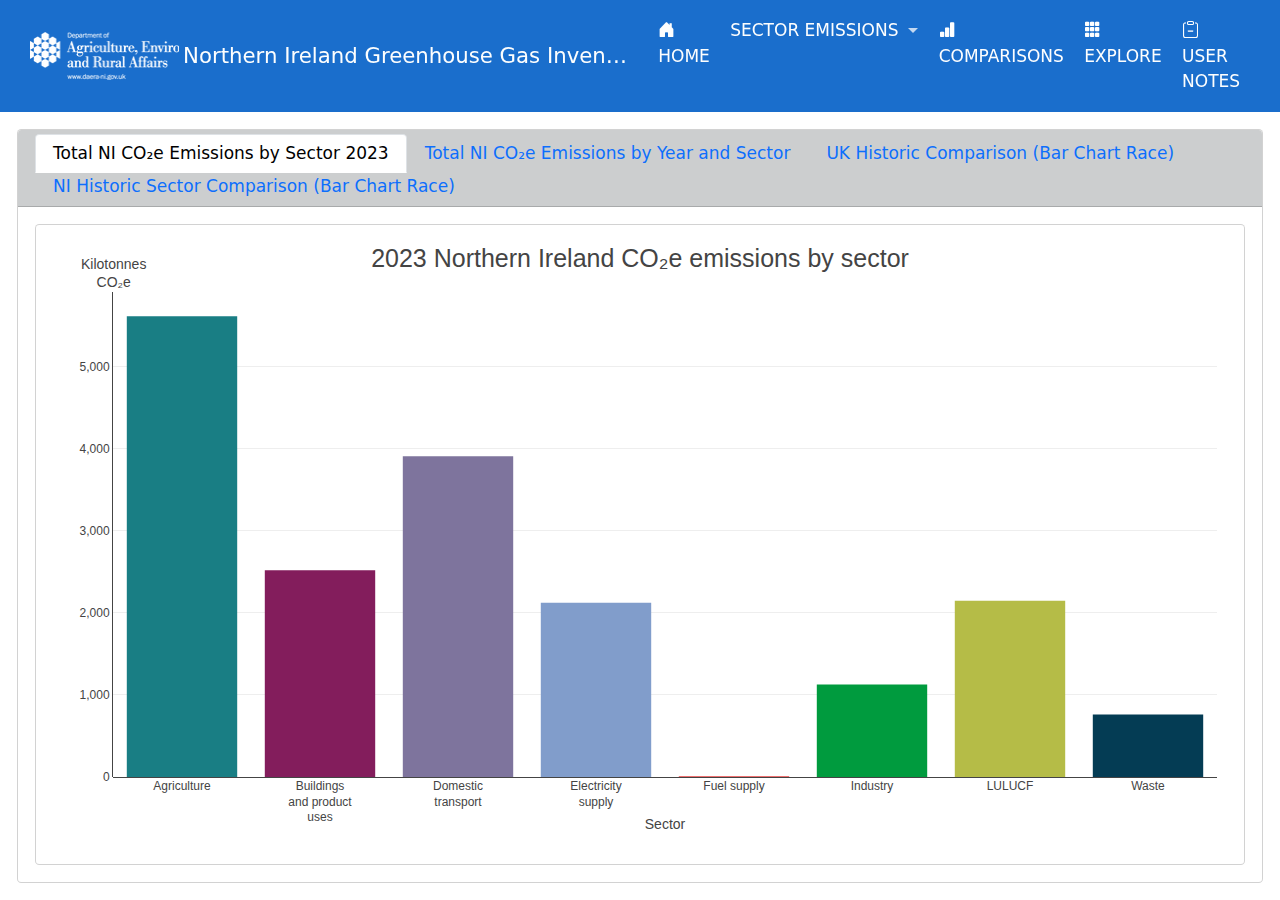
<file: docs/comparisons.html>
<!DOCTYPE html>
<html xmlns="http://www.w3.org/1999/xhtml" lang="en" xml:lang="en"><head>

<meta charset="utf-8">
<meta name="generator" content="quarto-1.4.553">

<meta name="viewport" content="width=device-width, initial-scale=1.0, user-scalable=yes">


<title>Northern Ireland Greenhouse Gas Inventory 1990-2023 - COMPARISONS</title>
<style>
code{white-space: pre-wrap;}
span.smallcaps{font-variant: small-caps;}
div.columns{display: flex; gap: min(4vw, 1.5em);}
div.column{flex: auto; overflow-x: auto;}
div.hanging-indent{margin-left: 1.5em; text-indent: -1.5em;}
ul.task-list{list-style: none;}
ul.task-list li input[type="checkbox"] {
  width: 0.8em;
  margin: 0 0.8em 0.2em -1em; /* quarto-specific, see https://github.com/quarto-dev/quarto-cli/issues/4556 */ 
  vertical-align: middle;
}
</style>


<script src="site_libs/quarto-nav/quarto-nav.js"></script>
<script src="site_libs/quarto-nav/headroom.min.js"></script>
<script src="site_libs/clipboard/clipboard.min.js"></script>
<script src="site_libs/quarto-html/quarto.js"></script>
<script src="site_libs/quarto-html/popper.min.js"></script>
<script src="site_libs/quarto-html/tippy.umd.min.js"></script>
<script src="site_libs/quarto-html/anchor.min.js"></script>
<link href="site_libs/quarto-html/tippy.css" rel="stylesheet">
<link href="site_libs/quarto-html/quarto-syntax-highlighting.css" rel="stylesheet" id="quarto-text-highlighting-styles">
<script src="site_libs/bootstrap/bootstrap.min.js"></script>
<link href="site_libs/bootstrap/bootstrap-icons.css" rel="stylesheet">
<link href="site_libs/bootstrap/bootstrap.min.css" rel="stylesheet" id="quarto-bootstrap" data-mode="light">
<script src="site_libs/quarto-dashboard/quarto-dashboard.js"></script>
<script src="site_libs/quarto-dashboard/stickythead.js"></script>
<script src="site_libs/quarto-dashboard/datatables.min.js" kdttablesentinel="true"></script>
<script src="site_libs/quarto-dashboard/pdfmake.min.js" kdttablesentinel="true"></script>
<script src="site_libs/quarto-dashboard/vfs_fonts.js" kdttablesentinel="true"></script>
<script src="site_libs/quarto-dashboard/web-components.js" type="module"></script>
<script src="site_libs/quarto-dashboard/components.js"></script>
<link href="site_libs/quarto-dashboard/datatables.min.css" rel="stylesheet" kdttablesentinel="true">
<script id="quarto-search-options" type="application/json">{
  "language": {
    "search-no-results-text": "No results",
    "search-matching-documents-text": "matching documents",
    "search-copy-link-title": "Copy link to search",
    "search-hide-matches-text": "Hide additional matches",
    "search-more-match-text": "more match in this document",
    "search-more-matches-text": "more matches in this document",
    "search-clear-button-title": "Clear",
    "search-text-placeholder": "",
    "search-detached-cancel-button-title": "Cancel",
    "search-submit-button-title": "Submit",
    "search-label": "Search"
  }
}</script>
<link href="site_libs/htmltools-fill-0.5.8.1/fill.css" rel="stylesheet">

<script src="site_libs/htmlwidgets-1.6.4/htmlwidgets.js"></script>

<script src="site_libs/plotly-binding-4.10.4/plotly.js"></script>

<script src="site_libs/typedarray-0.1/typedarray.min.js"></script>

<script src="site_libs/jquery-3.5.1/jquery.min.js"></script>

<link href="site_libs/crosstalk-1.1.1.9000/css/crosstalk.min.css" rel="stylesheet">

<script src="site_libs/crosstalk-1.1.1.9000/js/crosstalk.min.js"></script>

<link href="site_libs/plotly-htmlwidgets-css-2.11.1/plotly-htmlwidgets.css" rel="stylesheet">

<script src="site_libs/plotly-main-2.11.1/plotly-latest.min.js"></script>

<link rel="icon" type="image" href="img/favicon-daera.svg">


<link rel="stylesheet" href="style.css">
</head>

<body class="quarto-dashboard nav-fixed dashboard-fill fullcontent">


<div id="quarto-search-results"></div>
  <header id="quarto-header" class="headroom fixed-top">
    <nav class="navbar navbar-expand-lg " data-bs-theme="dark">
      <div class="navbar-container container-fluid">
      <div class="navbar-brand-container mx-auto">
    <a href="./index.html" class="navbar-brand navbar-brand-logo">
    <img src="./img/A4_DAERA_Logo_White_Out.png" alt="DAERA logo" class="navbar-logo">
    </a>
    <a class="navbar-brand" href="./index.html">
    <span class="navbar-title">Northern Ireland Greenhouse Gas Inventory 1990-2023</span>
    </a>
  </div>
          <button class="navbar-toggler" type="button" data-bs-toggle="collapse" data-bs-target="#navbarCollapse" aria-controls="navbarCollapse" aria-expanded="false" aria-label="Toggle navigation" onclick="if (window.quartoToggleHeadroom) { window.quartoToggleHeadroom(); }">
  <span class="navbar-toggler-icon"></span>
</button>
          <div class="collapse navbar-collapse" id="navbarCollapse">
            <ul class="navbar-nav navbar-nav-scroll me-auto">
  <li class="nav-item">
    <a class="nav-link" href="./index.html"> <i class="bi bi-house-door-fill" role="img">
</i> 
<span class="menu-text">HOME</span></a>
  </li>  
  <li class="nav-item dropdown ">
    <a class="nav-link dropdown-toggle" href="#" id="nav-menu-sector-emissions" role="button" data-bs-toggle="dropdown" aria-expanded="false">
 <span class="menu-text">SECTOR EMISSIONS</span>
    </a>
    <ul class="dropdown-menu" aria-labelledby="nav-menu-sector-emissions">    
        <li>
    <a class="dropdown-item" href="./northern-ireland.html">
 <span class="dropdown-text">Northern Ireland</span></a>
  </li>  
        <li>
    <a class="dropdown-item" href="./agriculture.html">
 <span class="dropdown-text">Agriculture</span></a>
  </li>  
        <li>
    <a class="dropdown-item" href="./building-and-product-uses.html">
 <span class="dropdown-text">Building and product uses</span></a>
  </li>  
        <li>
    <a class="dropdown-item" href="./domestic-transport.html">
 <span class="dropdown-text">Domestic transport</span></a>
  </li>  
        <li>
    <a class="dropdown-item" href="./electricity-supply.html">
 <span class="dropdown-text">Electricity supply</span></a>
  </li>  
        <li>
    <a class="dropdown-item" href="./fuel-supply.html">
 <span class="dropdown-text">Fuel supply</span></a>
  </li>  
        <li>
    <a class="dropdown-item" href="./industry.html">
 <span class="dropdown-text">Industry</span></a>
  </li>  
        <li>
    <a class="dropdown-item" href="./lulucf.html">
 <span class="dropdown-text">LULUCF</span></a>
  </li>  
        <li>
    <a class="dropdown-item" href="./waste.html">
 <span class="dropdown-text">Waste</span></a>
  </li>  
    </ul>
  </li>
  <li class="nav-item">
    <a class="nav-link active" href="./comparisons.html" aria-current="page"> <i class="bi bi-bar-chart-fill" role="img">
</i> 
<span class="menu-text">COMPARISONS</span></a>
  </li>  
  <li class="nav-item">
    <a class="nav-link" href="./explore.html"> <i class="bi bi-grid-3x3-gap-fill" role="img">
</i> 
<span class="menu-text">EXPLORE</span></a>
  </li>  
  <li class="nav-item">
    <a class="nav-link" href="./user-notes.html"> <i class="bi bi-clipboard-minus" role="img">
</i> 
<span class="menu-text">USER NOTES</span></a>
  </li>  
</ul>
          </div> <!-- /navcollapse -->
          <div class="quarto-navbar-tools">
</div>
      </div> <!-- /container-fluid -->
    </nav>
<header id="quarto-dashboard-header">
<nav class="navbar navbar-expand-md slim" data-bs-theme="dark">
  <div class="navbar-container container-fluid">
    <button class="navbar-toggler hidden" type="button" data-bs-toggle="collapse" data-bs-target="#dashboard-collapse" aria-controls="dashboard-collapse" aria-expanded="false" aria-label="Toggle navigation">
      <span class="navbar-toggler-icon"></span>
    </button>    


    <div class="navbar-brand-container">       

      <div class="navbar-title">
        <div class="navbar-title-text"><a href="#">COMPARISONS</a></div>
        
        
      </div>
    </div>
</div>
</nav>
</header></header>
<!-- content -->
<div id="quarto-content" class="quarto-container page-layout-custom page-navbar quarto-dashboard-content bslib-gap-spacing html-fill-container bslib-page-fill">
<!-- sidebar -->
<!-- margin-sidebar -->
<!-- main -->
<div id="cookie-banner" class="bslib-grid-item html-fill-item"></div>
<script src="cookies_script.js"></script>

<div class="bslib-grid-item html-fill-item bslib-grid" data-layout="fill" style="display: grid; grid-template-rows: minmax(3em, 1fr); grid-auto-columns: minmax(0, 1fr);">
<div class="card tabset bslib-card html-fill-container" data-bslib-card-init="" data-require-bs-caller="card()" data-full-screen="false">
<div class="card-header dashboard-card-no-title bslib-navs-card-title">

<ul class="nav nav-tabs card-header-tabs" role="tablist" data-tabsetid="card-tabset-1"><li class="nav-item" role="presentation"><a href="#card-tabset-1-1" role="tab" data-toggle="tab" data-bs-toggle="tab" data-value="Total NI CO₂e Emissions by Sector 2023" aria-selected="true" class="nav-link active">Total NI CO₂e Emissions by Sector 2023</a></li><li class="nav-item" role="presentation"><a href="#card-tabset-1-2" role="tab" data-toggle="tab" data-bs-toggle="tab" data-value="Total NI CO₂e Emissions by Year and Sector" aria-selected="false" class="nav-link">Total NI CO₂e Emissions by Year and Sector</a></li><li class="nav-item" role="presentation"><a href="#card-tabset-1-3" role="tab" data-toggle="tab" data-bs-toggle="tab" data-value="UK Historic Comparison (Bar Chart Race)" aria-selected="false" class="nav-link">UK Historic Comparison (Bar Chart Race)</a></li><li class="nav-item" role="presentation"><a href="#card-tabset-1-4" role="tab" data-toggle="tab" data-bs-toggle="tab" data-value="NI Historic Sector Comparison (Bar Chart Race)" aria-selected="false" class="nav-link">NI Historic Sector Comparison (Bar Chart Race)</a></li></ul></div>




<div class="tab-content html-fill-item html-fill-container" data-tabset-id="card-tabset-1"><div class="tab-pane active show html-fill-item html-fill-container" role="tabpanel" id="card-tabset-1-1"><div class="card-body html-fill-item html-fill-container" data-title="Total NI CO₂e Emissions by Sector 2023">
<div class="bslib-grid html-fill-item html-fill-container" style="display: grid; grid-template-columns: minmax(3em, 1fr);
grid-auto-rows: minmax(0, 1fr);">
<div class="card cell html-fill-item html-fill-container bslib-card" data-bslib-card-init="" data-require-bs-caller="card()" data-full-screen="false">
<div class="card-body html-fill-item html-fill-container">
<div class="cell-output-display html-fill-item html-fill-container">
<div class="plotly html-widget html-fill-item html-fill-container" id="htmlwidget-119cfc59b76625fb84f0" style="width:100%;height:406px;"></div>
<script type="application/json" data-for="htmlwidget-119cfc59b76625fb84f0">{"x":{"visdat":{"47f44d851cf8":["function () ","plotlyVisDat"]},"cur_data":"47f44d851cf8","attrs":{"47f44d851cf8":{"x":{},"y":{},"marker":{"color":{}},"alpha_stroke":1,"sizes":[10,100],"spans":[1,20],"type":"bar"}},"layout":{"margin":{"b":40,"l":60,"t":50,"r":10},"title":"2023 Northern Ireland CO₂e emissions by sector","titlefont":{"size":25},"xaxis":{"domain":[0,1],"automargin":true,"title":"Sector","tickangle":0,"type":"category","categoryorder":"array","categoryarray":["Agriculture","Buildings<br />and product<br />uses","Domestic<br />transport","Electricity<br />supply","Fuel supply","Industry","LULUCF","Waste"]},"yaxis":{"domain":[0,1],"automargin":true,"title":"","tickformat":",d","showline":true},"annotations":[{"x":0,"y":1,"text":"Kilotonnes<br />CO₂e","showarrow":false,"xref":"paper","yref":"paper","xanchor":"center","yanchor":"bottom","font":{"size":14}}],"hovermode":"closest","showlegend":false},"source":"A","config":{"modeBarButtonsToAdd":["hoverclosest","hovercompare"],"showSendToCloud":false,"displaylogo":false},"data":[{"x":["Agriculture","Buildings<br />and product<br />uses","Domestic<br />transport","Electricity<br />supply","Fuel supply","Industry","LULUCF","Waste"],"y":[5615,2521,3908,2124,4,1127,2149,763],"marker":{"color":["#197e84","#831d5c","#7e749d","#819dcb","#ee706f","#009b3e","#b5bc47","#043c54"],"line":{"color":"rgba(31,119,180,1)"}},"type":"bar","error_y":{"color":"rgba(31,119,180,1)"},"error_x":{"color":"rgba(31,119,180,1)"},"xaxis":"x","yaxis":"y","frame":null}],"highlight":{"on":"plotly_click","persistent":false,"dynamic":false,"selectize":false,"opacityDim":0.20000000000000001,"selected":{"opacity":1},"debounce":0},"shinyEvents":["plotly_hover","plotly_click","plotly_selected","plotly_relayout","plotly_brushed","plotly_brushing","plotly_clickannotation","plotly_doubleclick","plotly_deselect","plotly_afterplot","plotly_sunburstclick"],"base_url":"https://plot.ly"},"evals":[],"jsHooks":[]}</script>
</div>
</div>
<bslib-tooltip placement="auto" bsoptions="[]" data-require-bs-version="5" data-require-bs-caller="tooltip()">
    <template>Expand</template>
    <span class="bslib-full-screen-enter badge rounded-pill">
        <svg xmlns="http://www.w3.org/2000/svg" viewbox="0 0 24 24" style="height:1em;width:1em;" aria-hidden="true" role="img"><path d="M20 5C20 4.4 19.6 4 19 4H13C12.4 4 12 3.6 12 3C12 2.4 12.4 2 13 2H21C21.6 2 22 2.4 22 3V11C22 11.6 21.6 12 21 12C20.4 12 20 11.6 20 11V5ZM4 19C4 19.6 4.4 20 5 20H11C11.6 20 12 20.4 12 21C12 21.6 11.6 22 11 22H3C2.4 22 2 21.6 2 21V13C2 12.4 2.4 12 3 12C3.6 12 4 12.4 4 13V19Z"></path></svg>
    </span>
</bslib-tooltip><script data-bslib-card-init="">bslib.Card.initializeAllCards();</script></div>
</div>
</div></div><div class="tab-pane html-fill-item html-fill-container" role="tabpanel" id="card-tabset-1-2"><div class="card-body html-fill-item html-fill-container" data-title="Total NI CO₂e Emissions by Year and Sector">
<div class="bslib-grid html-fill-item html-fill-container" style="display: grid; grid-template-columns: minmax(3em, 1fr);
grid-auto-rows: minmax(0, 1fr);">
<div class="card cell html-fill-item html-fill-container bslib-card" data-bslib-card-init="" data-require-bs-caller="card()" data-full-screen="false">
<div class="card-body html-fill-item html-fill-container">
<div class="cell-output-display html-fill-item html-fill-container">
<div class="plotly html-widget html-fill-item html-fill-container" id="htmlwidget-7e75fbbceaff0c6147a1" style="width:100%;height:406px;"></div>
<script type="application/json" data-for="htmlwidget-7e75fbbceaff0c6147a1">{"x":{"visdat":{"47f455607661":["function () ","plotlyVisDat"]},"cur_data":"47f455607661","attrs":{"47f455607661":{"x":{},"y":[1956,1956,2141,2269,2286,2287,2271,2288,2282,2264,2240,2206,2166,2113,1873,1526,1454,1361,1239,847,953,895,809,890,869,846,833,788,763],"marker":{"color":"#043c54"},"name":"Waste","alpha_stroke":1,"sizes":[10,100],"spans":[1,20],"type":"bar"},"47f455607661.1":{"x":{},"y":[2643,2643,2421,2249,2219,2187,2175,2161,2128,2131,2143,2147,2172,2182,2242,2262,2247,2390,2195,2196,2198,2207,2180,2170,2135,2171,2176,2145,2149],"marker":{"color":"#b5bc47"},"name":"LULUCF","alpha_stroke":1,"sizes":[10,100],"spans":[1,20],"type":"bar","inherit":true},"47f455607661.2":{"x":{},"y":[3304,3310,2738,2567,2708,2321,2276,1394,1446,1532,2000,1956,2045,1721,1148,1358,1426,1357,1430,1576,1597,1393,1448,1373,1334,1214,1246,1180,1127],"marker":{"color":"#009b3e"},"name":"Industry","alpha_stroke":1,"sizes":[10,100],"spans":[1,20],"type":"bar","inherit":true},"47f455607661.3":{"x":{},"y":[0,0,0,0,0,0,0,1,1,1,1,1,3,1,1,2,1,1,2,1,1,3,3,4,4,4,5,4,4],"marker":{"color":"#ee706f"},"name":"Fuel supply","alpha_stroke":1,"sizes":[10,100],"spans":[1,20],"type":"bar","inherit":true},"47f455607661.4":{"x":{},"y":[5307,5307,6528,6185,6280,6334,6648,5217,5025,4876,5399,5729,4652,4839,3686,3939,3728,3857,4056,3816,3815,4007,3419,2905,2773,2863,3078,2983,2124],"marker":{"color":"#819dcb"},"name":"Electricity supply","alpha_stroke":1,"sizes":[10,100],"spans":[1,20],"type":"bar","inherit":true},"47f455607661.5":{"x":{},"y":[3730,3728,3701,3893,4052,4180,4246,4430,4609,4656,4755,4789,4908,4767,4779,4667,4517,4462,4462,4390,4403,4531,4569,4515,4390,3526,3829,3919,3908],"marker":{"color":"#7e749d"},"name":"Domestic transport","alpha_stroke":1,"sizes":[10,100],"spans":[1,20],"type":"bar","inherit":true},"47f455607661.6":{"x":{},"y":[4438,4421,3450,3331,3390,3341,3402,3370,3410,3372,3199,3389,3222,3408,3413,3879,3303,3370,3625,3328,3420,3462,3360,3532,3426,3556,3539,2878,2521],"marker":{"color":"#831d5c"},"name":"Buildings and product<br />uses","alpha_stroke":1,"sizes":[10,100],"spans":[1,20],"type":"bar","inherit":true},"47f455607661.7":{"x":{},"y":[5199,5199,5656,5808,5742,5574,5574,5558,5601,5586,5659,5548,5477,5354,5316,5415,5394,5516,5491,5493,5654,5720,5774,5646,5645,5684,5861,5709,5615],"marker":{"color":"#197e84"},"name":"Agriculture","alpha_stroke":1,"sizes":[10,100],"spans":[1,20],"type":"bar","inherit":true}},"layout":{"margin":{"b":40,"l":60,"t":75,"r":10},"barmode":"stack","title":"Total Northern Ireland CO₂e emissions by year and sector","titlefont":{"size":25},"xaxis":{"domain":[0,1],"automargin":true,"title":"Emission year","tickangle":0,"type":"category","categoryorder":"array","categoryarray":["Base<br />year","1990","1991","1992","1993","1994","1995","1996","1997","1998","1999","2000","2001","2002","2003","2004","2005","2006","2007","2008","2009","2010","2011","2012","2013","2014","2015","2016","2017","2018","2019","2020","2021","2022","2023"]},"yaxis":{"domain":[0,1],"automargin":true,"title":"","tickformat":",d","showline":true},"annotations":[{"x":0,"y":1,"text":"Total<br />Kilotonnes<br />CO₂e","showarrow":false,"xref":"paper","yref":"paper","xanchor":"center","yanchor":"bottom","font":{"size":14}}],"hovermode":"x unified","showlegend":true},"source":"A","config":{"modeBarButtonsToAdd":["hoverclosest","hovercompare"],"showSendToCloud":false,"displaylogo":false},"data":[{"x":["Base<br />year","1990","1995","1998","1999","2000","2001","2002","2003","2004","2005","2006","2007","2008","2009","2010","2011","2012","2013","2014","2015","2016","2017","2018","2019","2020","2021","2022","2023"],"y":[1956,1956,2141,2269,2286,2287,2271,2288,2282,2264,2240,2206,2166,2113,1873,1526,1454,1361,1239,847,953,895,809,890,869,846,833,788,763],"marker":{"color":"#043c54","line":{"color":"rgba(31,119,180,1)"}},"name":"Waste","type":"bar","error_y":{"color":"rgba(31,119,180,1)"},"error_x":{"color":"rgba(31,119,180,1)"},"xaxis":"x","yaxis":"y","frame":null},{"x":["Base<br />year","1990","1995","1998","1999","2000","2001","2002","2003","2004","2005","2006","2007","2008","2009","2010","2011","2012","2013","2014","2015","2016","2017","2018","2019","2020","2021","2022","2023"],"y":[2643,2643,2421,2249,2219,2187,2175,2161,2128,2131,2143,2147,2172,2182,2242,2262,2247,2390,2195,2196,2198,2207,2180,2170,2135,2171,2176,2145,2149],"marker":{"color":"#b5bc47","line":{"color":"rgba(255,127,14,1)"}},"name":"LULUCF","type":"bar","error_y":{"color":"rgba(255,127,14,1)"},"error_x":{"color":"rgba(255,127,14,1)"},"xaxis":"x","yaxis":"y","frame":null},{"x":["Base<br />year","1990","1995","1998","1999","2000","2001","2002","2003","2004","2005","2006","2007","2008","2009","2010","2011","2012","2013","2014","2015","2016","2017","2018","2019","2020","2021","2022","2023"],"y":[3304,3310,2738,2567,2708,2321,2276,1394,1446,1532,2000,1956,2045,1721,1148,1358,1426,1357,1430,1576,1597,1393,1448,1373,1334,1214,1246,1180,1127],"marker":{"color":"#009b3e","line":{"color":"rgba(44,160,44,1)"}},"name":"Industry","type":"bar","error_y":{"color":"rgba(44,160,44,1)"},"error_x":{"color":"rgba(44,160,44,1)"},"xaxis":"x","yaxis":"y","frame":null},{"x":["Base<br />year","1990","1995","1998","1999","2000","2001","2002","2003","2004","2005","2006","2007","2008","2009","2010","2011","2012","2013","2014","2015","2016","2017","2018","2019","2020","2021","2022","2023"],"y":[0,0,0,0,0,0,0,1,1,1,1,1,3,1,1,2,1,1,2,1,1,3,3,4,4,4,5,4,4],"marker":{"color":"#ee706f","line":{"color":"rgba(214,39,40,1)"}},"name":"Fuel supply","type":"bar","error_y":{"color":"rgba(214,39,40,1)"},"error_x":{"color":"rgba(214,39,40,1)"},"xaxis":"x","yaxis":"y","frame":null},{"x":["Base<br />year","1990","1995","1998","1999","2000","2001","2002","2003","2004","2005","2006","2007","2008","2009","2010","2011","2012","2013","2014","2015","2016","2017","2018","2019","2020","2021","2022","2023"],"y":[5307,5307,6528,6185,6280,6334,6648,5217,5025,4876,5399,5729,4652,4839,3686,3939,3728,3857,4056,3816,3815,4007,3419,2905,2773,2863,3078,2983,2124],"marker":{"color":"#819dcb","line":{"color":"rgba(148,103,189,1)"}},"name":"Electricity supply","type":"bar","error_y":{"color":"rgba(148,103,189,1)"},"error_x":{"color":"rgba(148,103,189,1)"},"xaxis":"x","yaxis":"y","frame":null},{"x":["Base<br />year","1990","1995","1998","1999","2000","2001","2002","2003","2004","2005","2006","2007","2008","2009","2010","2011","2012","2013","2014","2015","2016","2017","2018","2019","2020","2021","2022","2023"],"y":[3730,3728,3701,3893,4052,4180,4246,4430,4609,4656,4755,4789,4908,4767,4779,4667,4517,4462,4462,4390,4403,4531,4569,4515,4390,3526,3829,3919,3908],"marker":{"color":"#7e749d","line":{"color":"rgba(140,86,75,1)"}},"name":"Domestic transport","type":"bar","error_y":{"color":"rgba(140,86,75,1)"},"error_x":{"color":"rgba(140,86,75,1)"},"xaxis":"x","yaxis":"y","frame":null},{"x":["Base<br />year","1990","1995","1998","1999","2000","2001","2002","2003","2004","2005","2006","2007","2008","2009","2010","2011","2012","2013","2014","2015","2016","2017","2018","2019","2020","2021","2022","2023"],"y":[4438,4421,3450,3331,3390,3341,3402,3370,3410,3372,3199,3389,3222,3408,3413,3879,3303,3370,3625,3328,3420,3462,3360,3532,3426,3556,3539,2878,2521],"marker":{"color":"#831d5c","line":{"color":"rgba(227,119,194,1)"}},"name":"Buildings and product<br />uses","type":"bar","error_y":{"color":"rgba(227,119,194,1)"},"error_x":{"color":"rgba(227,119,194,1)"},"xaxis":"x","yaxis":"y","frame":null},{"x":["Base<br />year","1990","1995","1998","1999","2000","2001","2002","2003","2004","2005","2006","2007","2008","2009","2010","2011","2012","2013","2014","2015","2016","2017","2018","2019","2020","2021","2022","2023"],"y":[5199,5199,5656,5808,5742,5574,5574,5558,5601,5586,5659,5548,5477,5354,5316,5415,5394,5516,5491,5493,5654,5720,5774,5646,5645,5684,5861,5709,5615],"marker":{"color":"#197e84","line":{"color":"rgba(127,127,127,1)"}},"name":"Agriculture","type":"bar","error_y":{"color":"rgba(127,127,127,1)"},"error_x":{"color":"rgba(127,127,127,1)"},"xaxis":"x","yaxis":"y","frame":null}],"highlight":{"on":"plotly_click","persistent":false,"dynamic":false,"selectize":false,"opacityDim":0.20000000000000001,"selected":{"opacity":1},"debounce":0},"shinyEvents":["plotly_hover","plotly_click","plotly_selected","plotly_relayout","plotly_brushed","plotly_brushing","plotly_clickannotation","plotly_doubleclick","plotly_deselect","plotly_afterplot","plotly_sunburstclick"],"base_url":"https://plot.ly"},"evals":[],"jsHooks":[]}</script>
</div>
</div>
<bslib-tooltip placement="auto" bsoptions="[]" data-require-bs-version="5" data-require-bs-caller="tooltip()">
    <template>Expand</template>
    <span class="bslib-full-screen-enter badge rounded-pill">
        <svg xmlns="http://www.w3.org/2000/svg" viewbox="0 0 24 24" style="height:1em;width:1em;" aria-hidden="true" role="img"><path d="M20 5C20 4.4 19.6 4 19 4H13C12.4 4 12 3.6 12 3C12 2.4 12.4 2 13 2H21C21.6 2 22 2.4 22 3V11C22 11.6 21.6 12 21 12C20.4 12 20 11.6 20 11V5ZM4 19C4 19.6 4.4 20 5 20H11C11.6 20 12 20.4 12 21C12 21.6 11.6 22 11 22H3C2.4 22 2 21.6 2 21V13C2 12.4 2.4 12 3 12C3.6 12 4 12.4 4 13V19Z"></path></svg>
    </span>
</bslib-tooltip><script data-bslib-card-init="">bslib.Card.initializeAllCards();</script></div>
</div>
</div></div><div class="tab-pane html-fill-item html-fill-container" role="tabpanel" id="card-tabset-1-3"><div class="card-body html-fill-item html-fill-container" data-title="UK Historic Comparison (Bar Chart Race)">
<div class="bslib-grid html-fill-item html-fill-container" style="display: grid; grid-template-columns: minmax(3em, 1fr);
grid-auto-rows: minmax(0, 1fr);">
<div class="card cell html-fill-item html-fill-container bslib-card" data-bslib-card-init="" data-require-bs-caller="card()" data-full-screen="false">
<div class="card-body html-fill-item html-fill-container">
<div class="cell-output-display html-fill-item html-fill-container">
<div class="plotly html-widget html-fill-item html-fill-container" id="htmlwidget-4edc8aa3a2fc1d944f2c" style="width:100%;height:406px;"></div>
<script type="application/json" data-for="htmlwidget-4edc8aa3a2fc1d944f2c">{"x":{"visdat":{"47f42fe26b9":["function () ","plotlyVisDat"]},"cur_data":"47f42fe26b9","attrs":{"47f42fe26b9":{"x":{},"y":"England","hoverinfo":"x","text":"England","textposition":"outside","marker":{"color":"#197e84"},"showlegend":false,"frame":{},"alpha_stroke":1,"sizes":[10,100],"spans":[1,20],"type":"bar"},"47f42fe26b9.1":{"x":{},"y":"Scotland","hoverinfo":"x","text":"Scotland","textposition":"outside","marker":{"color":"#831d5c"},"showlegend":false,"frame":{},"alpha_stroke":1,"sizes":[10,100],"spans":[1,20],"type":"bar","inherit":true},"47f42fe26b9.2":{"x":{},"y":"Wales","hoverinfo":"x","text":"Wales","textposition":"outside","marker":{"color":"#7e749d"},"showlegend":false,"frame":{},"alpha_stroke":1,"sizes":[10,100],"spans":[1,20],"type":"bar","inherit":true},"47f42fe26b9.3":{"x":{},"y":"Northern Ireland","hoverinfo":"x","text":"Northern Ireland","textposition":"outside","marker":{"color":"#819dcb"},"showlegend":false,"frame":{},"alpha_stroke":1,"sizes":[10,100],"spans":[1,20],"type":"bar","inherit":true}},"layout":{"margin":{"b":40,"l":60,"t":25,"r":10},"xaxis":{"domain":[0,1],"automargin":true,"title":"Greenhouse gas emissions MtCO₂e (log base 10 scale)","type":"log","range":[4.1832791517061931,5.8791169276087487]},"yaxis":{"domain":[0,1],"automargin":true,"title":"","categoryorder":"sum ascending","showticklabels":false,"type":"category","categoryarray":["England","Northern Ireland","Scotland","Wales"]},"hovermode":"closest","showlegend":false,"sliders":[{"currentvalue":{"prefix":"Year: ","xanchor":"right","font":{"size":20,"color":"black"}},"steps":[{"method":"animate","args":[["Base year"],{"transition":{"duration":500,"easing":"linear"},"frame":{"duration":500,"redraw":true},"mode":"immediate"}],"label":"Base year","value":"Base year"},{"method":"animate","args":[["1990"],{"transition":{"duration":500,"easing":"linear"},"frame":{"duration":500,"redraw":true},"mode":"immediate"}],"label":"1990","value":"1990"},{"method":"animate","args":[["1995"],{"transition":{"duration":500,"easing":"linear"},"frame":{"duration":500,"redraw":true},"mode":"immediate"}],"label":"1995","value":"1995"},{"method":"animate","args":[["1998"],{"transition":{"duration":500,"easing":"linear"},"frame":{"duration":500,"redraw":true},"mode":"immediate"}],"label":"1998","value":"1998"},{"method":"animate","args":[["1999"],{"transition":{"duration":500,"easing":"linear"},"frame":{"duration":500,"redraw":true},"mode":"immediate"}],"label":"1999","value":"1999"},{"method":"animate","args":[["2000"],{"transition":{"duration":500,"easing":"linear"},"frame":{"duration":500,"redraw":true},"mode":"immediate"}],"label":"2000","value":"2000"},{"method":"animate","args":[["2001"],{"transition":{"duration":500,"easing":"linear"},"frame":{"duration":500,"redraw":true},"mode":"immediate"}],"label":"2001","value":"2001"},{"method":"animate","args":[["2002"],{"transition":{"duration":500,"easing":"linear"},"frame":{"duration":500,"redraw":true},"mode":"immediate"}],"label":"2002","value":"2002"},{"method":"animate","args":[["2003"],{"transition":{"duration":500,"easing":"linear"},"frame":{"duration":500,"redraw":true},"mode":"immediate"}],"label":"2003","value":"2003"},{"method":"animate","args":[["2004"],{"transition":{"duration":500,"easing":"linear"},"frame":{"duration":500,"redraw":true},"mode":"immediate"}],"label":"2004","value":"2004"},{"method":"animate","args":[["2005"],{"transition":{"duration":500,"easing":"linear"},"frame":{"duration":500,"redraw":true},"mode":"immediate"}],"label":"2005","value":"2005"},{"method":"animate","args":[["2006"],{"transition":{"duration":500,"easing":"linear"},"frame":{"duration":500,"redraw":true},"mode":"immediate"}],"label":"2006","value":"2006"},{"method":"animate","args":[["2007"],{"transition":{"duration":500,"easing":"linear"},"frame":{"duration":500,"redraw":true},"mode":"immediate"}],"label":"2007","value":"2007"},{"method":"animate","args":[["2008"],{"transition":{"duration":500,"easing":"linear"},"frame":{"duration":500,"redraw":true},"mode":"immediate"}],"label":"2008","value":"2008"},{"method":"animate","args":[["2009"],{"transition":{"duration":500,"easing":"linear"},"frame":{"duration":500,"redraw":true},"mode":"immediate"}],"label":"2009","value":"2009"},{"method":"animate","args":[["2010"],{"transition":{"duration":500,"easing":"linear"},"frame":{"duration":500,"redraw":true},"mode":"immediate"}],"label":"2010","value":"2010"},{"method":"animate","args":[["2011"],{"transition":{"duration":500,"easing":"linear"},"frame":{"duration":500,"redraw":true},"mode":"immediate"}],"label":"2011","value":"2011"},{"method":"animate","args":[["2012"],{"transition":{"duration":500,"easing":"linear"},"frame":{"duration":500,"redraw":true},"mode":"immediate"}],"label":"2012","value":"2012"},{"method":"animate","args":[["2013"],{"transition":{"duration":500,"easing":"linear"},"frame":{"duration":500,"redraw":true},"mode":"immediate"}],"label":"2013","value":"2013"},{"method":"animate","args":[["2014"],{"transition":{"duration":500,"easing":"linear"},"frame":{"duration":500,"redraw":true},"mode":"immediate"}],"label":"2014","value":"2014"},{"method":"animate","args":[["2015"],{"transition":{"duration":500,"easing":"linear"},"frame":{"duration":500,"redraw":true},"mode":"immediate"}],"label":"2015","value":"2015"},{"method":"animate","args":[["2016"],{"transition":{"duration":500,"easing":"linear"},"frame":{"duration":500,"redraw":true},"mode":"immediate"}],"label":"2016","value":"2016"},{"method":"animate","args":[["2017"],{"transition":{"duration":500,"easing":"linear"},"frame":{"duration":500,"redraw":true},"mode":"immediate"}],"label":"2017","value":"2017"},{"method":"animate","args":[["2018"],{"transition":{"duration":500,"easing":"linear"},"frame":{"duration":500,"redraw":true},"mode":"immediate"}],"label":"2018","value":"2018"},{"method":"animate","args":[["2019"],{"transition":{"duration":500,"easing":"linear"},"frame":{"duration":500,"redraw":true},"mode":"immediate"}],"label":"2019","value":"2019"},{"method":"animate","args":[["2020"],{"transition":{"duration":500,"easing":"linear"},"frame":{"duration":500,"redraw":true},"mode":"immediate"}],"label":"2020","value":"2020"},{"method":"animate","args":[["2021"],{"transition":{"duration":500,"easing":"linear"},"frame":{"duration":500,"redraw":true},"mode":"immediate"}],"label":"2021","value":"2021"},{"method":"animate","args":[["2022"],{"transition":{"duration":500,"easing":"linear"},"frame":{"duration":500,"redraw":true},"mode":"immediate"}],"label":"2022","value":"2022"},{"method":"animate","args":[["2023"],{"transition":{"duration":500,"easing":"linear"},"frame":{"duration":500,"redraw":true},"mode":"immediate"}],"label":"2023","value":"2023"}],"visible":true,"pad":{"t":40}}],"updatemenus":[{"type":"buttons","direction":"right","showactive":false,"y":0,"x":0,"yanchor":"top","xanchor":"right","pad":{"t":60,"r":5},"buttons":[{"label":"Play","method":"animate","args":[null,{"fromcurrent":true,"mode":"immediate","transition":{"duration":500,"easing":"linear"},"frame":{"duration":500,"redraw":true}}]}]}]},"source":"A","config":{"modeBarButtonsToAdd":["hoverclosest","hovercompare"],"showSendToCloud":false,"displaylogo":false},"data":[{"x":[633918.45055210753],"y":["England"],"hoverinfo":"x","text":"England","textposition":"outside","marker":{"color":"#197e84","line":{"color":"rgba(31,119,180,1)"}},"showlegend":false,"frame":"Base year","type":"bar","orientation":"h","error_y":{"color":"rgba(31,119,180,1)"},"error_x":{"color":"rgba(31,119,180,1)"},"xaxis":"x","yaxis":"y","visible":true},{"x":[79907.148655802099],"y":["Scotland"],"hoverinfo":"x","text":"Scotland","textposition":"outside","marker":{"color":"#831d5c","line":{"color":"rgba(255,127,14,1)"}},"showlegend":false,"frame":"Base year","type":"bar","orientation":"h","error_y":{"color":"rgba(255,127,14,1)"},"error_x":{"color":"rgba(255,127,14,1)"},"xaxis":"x","yaxis":"y","visible":true},{"x":[54752.923186350359],"y":["Wales"],"hoverinfo":"x","text":"Wales","textposition":"outside","marker":{"color":"#7e749d","line":{"color":"rgba(44,160,44,1)"}},"showlegend":false,"frame":"Base year","type":"bar","orientation":"h","error_y":{"color":"rgba(44,160,44,1)"},"error_x":{"color":"rgba(44,160,44,1)"},"xaxis":"x","yaxis":"y","visible":true},{"x":[26576.64047361333],"y":["Northern Ireland"],"hoverinfo":"x","text":"Northern Ireland","textposition":"outside","marker":{"color":"#819dcb","line":{"color":"rgba(214,39,40,1)"}},"showlegend":false,"frame":"Base year","type":"bar","orientation":"h","error_y":{"color":"rgba(214,39,40,1)"},"error_x":{"color":"rgba(214,39,40,1)"},"xaxis":"x","yaxis":"y","visible":true}],"highlight":{"on":"plotly_click","persistent":false,"dynamic":false,"selectize":false,"opacityDim":0.20000000000000001,"selected":{"opacity":1},"debounce":0},"frames":[{"name":"Base year","data":[{"x":[633918.45055210753],"y":["England"],"hoverinfo":"x","text":"England","textposition":"outside","marker":{"color":"#197e84","line":{"color":"rgba(31,119,180,1)"}},"showlegend":false,"frame":"Base year","type":"bar","orientation":"h","error_y":{"color":"rgba(31,119,180,1)"},"error_x":{"color":"rgba(31,119,180,1)"},"xaxis":"x","yaxis":"y","visible":true},{"x":[79907.148655802099],"y":["Scotland"],"hoverinfo":"x","text":"Scotland","textposition":"outside","marker":{"color":"#831d5c","line":{"color":"rgba(255,127,14,1)"}},"showlegend":false,"frame":"Base year","type":"bar","orientation":"h","error_y":{"color":"rgba(255,127,14,1)"},"error_x":{"color":"rgba(255,127,14,1)"},"xaxis":"x","yaxis":"y","visible":true},{"x":[54752.923186350359],"y":["Wales"],"hoverinfo":"x","text":"Wales","textposition":"outside","marker":{"color":"#7e749d","line":{"color":"rgba(44,160,44,1)"}},"showlegend":false,"frame":"Base year","type":"bar","orientation":"h","error_y":{"color":"rgba(44,160,44,1)"},"error_x":{"color":"rgba(44,160,44,1)"},"xaxis":"x","yaxis":"y","visible":true},{"x":[26576.64047361333],"y":["Northern Ireland"],"hoverinfo":"x","text":"Northern Ireland","textposition":"outside","marker":{"color":"#819dcb","line":{"color":"rgba(214,39,40,1)"}},"showlegend":false,"frame":"Base year","type":"bar","orientation":"h","error_y":{"color":"rgba(214,39,40,1)"},"error_x":{"color":"rgba(214,39,40,1)"},"xaxis":"x","yaxis":"y","visible":true}],"traces":[0,1,2,3]},{"name":"1990","data":[{"x":[631305.83406623639],"y":["England"],"hoverinfo":"x","text":"England","textposition":"outside","marker":{"color":"#197e84","line":{"color":"rgba(31,119,180,1)"}},"showlegend":false,"frame":"1990","type":"bar","orientation":"h","error_y":{"color":"rgba(31,119,180,1)"},"error_x":{"color":"rgba(31,119,180,1)"},"xaxis":"x","yaxis":"y","visible":true},{"x":[79870.859290274253],"y":["Scotland"],"hoverinfo":"x","text":"Scotland","textposition":"outside","marker":{"color":"#831d5c","line":{"color":"rgba(255,127,14,1)"}},"showlegend":false,"frame":"1990","type":"bar","orientation":"h","error_y":{"color":"rgba(255,127,14,1)"},"error_x":{"color":"rgba(255,127,14,1)"},"xaxis":"x","yaxis":"y","visible":true},{"x":[54891.017233099177],"y":["Wales"],"hoverinfo":"x","text":"Wales","textposition":"outside","marker":{"color":"#7e749d","line":{"color":"rgba(44,160,44,1)"}},"showlegend":false,"frame":"1990","type":"bar","orientation":"h","error_y":{"color":"rgba(44,160,44,1)"},"error_x":{"color":"rgba(44,160,44,1)"},"xaxis":"x","yaxis":"y","visible":true},{"x":[26564.616023102204],"y":["Northern Ireland"],"hoverinfo":"x","text":"Northern Ireland","textposition":"outside","marker":{"color":"#819dcb","line":{"color":"rgba(214,39,40,1)"}},"showlegend":false,"frame":"1990","type":"bar","orientation":"h","error_y":{"color":"rgba(214,39,40,1)"},"error_x":{"color":"rgba(214,39,40,1)"},"xaxis":"x","yaxis":"y","visible":true}],"traces":[0,1,2,3]},{"name":"1995","data":[{"x":[580030.05196800025],"y":["England"],"hoverinfo":"x","text":"England","textposition":"outside","marker":{"color":"#197e84","line":{"color":"rgba(31,119,180,1)"}},"showlegend":false,"frame":"1995","type":"bar","orientation":"h","error_y":{"color":"rgba(31,119,180,1)"},"error_x":{"color":"rgba(31,119,180,1)"},"xaxis":"x","yaxis":"y","visible":true},{"x":[78963.967826687905],"y":["Scotland"],"hoverinfo":"x","text":"Scotland","textposition":"outside","marker":{"color":"#831d5c","line":{"color":"rgba(255,127,14,1)"}},"showlegend":false,"frame":"1995","type":"bar","orientation":"h","error_y":{"color":"rgba(255,127,14,1)"},"error_x":{"color":"rgba(255,127,14,1)"},"xaxis":"x","yaxis":"y","visible":true},{"x":[52016.715695082814],"y":["Wales"],"hoverinfo":"x","text":"Wales","textposition":"outside","marker":{"color":"#7e749d","line":{"color":"rgba(44,160,44,1)"}},"showlegend":false,"frame":"1995","type":"bar","orientation":"h","error_y":{"color":"rgba(44,160,44,1)"},"error_x":{"color":"rgba(44,160,44,1)"},"xaxis":"x","yaxis":"y","visible":true},{"x":[26634.902290072638],"y":["Northern Ireland"],"hoverinfo":"x","text":"Northern Ireland","textposition":"outside","marker":{"color":"#819dcb","line":{"color":"rgba(214,39,40,1)"}},"showlegend":false,"frame":"1995","type":"bar","orientation":"h","error_y":{"color":"rgba(214,39,40,1)"},"error_x":{"color":"rgba(214,39,40,1)"},"xaxis":"x","yaxis":"y","visible":true}],"traces":[0,1,2,3]},{"name":"1998","data":[{"x":[570040.76375355257],"y":["England"],"hoverinfo":"x","text":"England","textposition":"outside","marker":{"color":"#197e84","line":{"color":"rgba(31,119,180,1)"}},"showlegend":false,"frame":"1998","type":"bar","orientation":"h","error_y":{"color":"rgba(31,119,180,1)"},"error_x":{"color":"rgba(31,119,180,1)"},"xaxis":"x","yaxis":"y","visible":true},{"x":[79221.937726558448],"y":["Scotland"],"hoverinfo":"x","text":"Scotland","textposition":"outside","marker":{"color":"#831d5c","line":{"color":"rgba(255,127,14,1)"}},"showlegend":false,"frame":"1998","type":"bar","orientation":"h","error_y":{"color":"rgba(255,127,14,1)"},"error_x":{"color":"rgba(255,127,14,1)"},"xaxis":"x","yaxis":"y","visible":true},{"x":[53361.278525262118],"y":["Wales"],"hoverinfo":"x","text":"Wales","textposition":"outside","marker":{"color":"#7e749d","line":{"color":"rgba(44,160,44,1)"}},"showlegend":false,"frame":"1998","type":"bar","orientation":"h","error_y":{"color":"rgba(44,160,44,1)"},"error_x":{"color":"rgba(44,160,44,1)"},"xaxis":"x","yaxis":"y","visible":true},{"x":[26302.461421304084],"y":["Northern Ireland"],"hoverinfo":"x","text":"Northern Ireland","textposition":"outside","marker":{"color":"#819dcb","line":{"color":"rgba(214,39,40,1)"}},"showlegend":false,"frame":"1998","type":"bar","orientation":"h","error_y":{"color":"rgba(214,39,40,1)"},"error_x":{"color":"rgba(214,39,40,1)"},"xaxis":"x","yaxis":"y","visible":true}],"traces":[0,1,2,3]},{"name":"1999","data":[{"x":[544463.02126608428],"y":["England"],"hoverinfo":"x","text":"England","textposition":"outside","marker":{"color":"#197e84","line":{"color":"rgba(31,119,180,1)"}},"showlegend":false,"frame":"1999","type":"bar","orientation":"h","error_y":{"color":"rgba(31,119,180,1)"},"error_x":{"color":"rgba(31,119,180,1)"},"xaxis":"x","yaxis":"y","visible":true},{"x":[76463.088756637895],"y":["Scotland"],"hoverinfo":"x","text":"Scotland","textposition":"outside","marker":{"color":"#831d5c","line":{"color":"rgba(255,127,14,1)"}},"showlegend":false,"frame":"1999","type":"bar","orientation":"h","error_y":{"color":"rgba(255,127,14,1)"},"error_x":{"color":"rgba(255,127,14,1)"},"xaxis":"x","yaxis":"y","visible":true},{"x":[54462.061741486832],"y":["Wales"],"hoverinfo":"x","text":"Wales","textposition":"outside","marker":{"color":"#7e749d","line":{"color":"rgba(44,160,44,1)"}},"showlegend":false,"frame":"1999","type":"bar","orientation":"h","error_y":{"color":"rgba(44,160,44,1)"},"error_x":{"color":"rgba(44,160,44,1)"},"xaxis":"x","yaxis":"y","visible":true},{"x":[26677.647444418424],"y":["Northern Ireland"],"hoverinfo":"x","text":"Northern Ireland","textposition":"outside","marker":{"color":"#819dcb","line":{"color":"rgba(214,39,40,1)"}},"showlegend":false,"frame":"1999","type":"bar","orientation":"h","error_y":{"color":"rgba(214,39,40,1)"},"error_x":{"color":"rgba(214,39,40,1)"},"xaxis":"x","yaxis":"y","visible":true}],"traces":[0,1,2,3]},{"name":"2000","data":[{"x":[542903.11633290304],"y":["England"],"hoverinfo":"x","text":"England","textposition":"outside","marker":{"color":"#197e84","line":{"color":"rgba(31,119,180,1)"}},"showlegend":false,"frame":"2000","type":"bar","orientation":"h","error_y":{"color":"rgba(31,119,180,1)"},"error_x":{"color":"rgba(31,119,180,1)"},"xaxis":"x","yaxis":"y","visible":true},{"x":[78257.824778575421],"y":["Scotland"],"hoverinfo":"x","text":"Scotland","textposition":"outside","marker":{"color":"#831d5c","line":{"color":"rgba(255,127,14,1)"}},"showlegend":false,"frame":"2000","type":"bar","orientation":"h","error_y":{"color":"rgba(255,127,14,1)"},"error_x":{"color":"rgba(255,127,14,1)"},"xaxis":"x","yaxis":"y","visible":true},{"x":[55258.627858871761],"y":["Wales"],"hoverinfo":"x","text":"Wales","textposition":"outside","marker":{"color":"#7e749d","line":{"color":"rgba(44,160,44,1)"}},"showlegend":false,"frame":"2000","type":"bar","orientation":"h","error_y":{"color":"rgba(44,160,44,1)"},"error_x":{"color":"rgba(44,160,44,1)"},"xaxis":"x","yaxis":"y","visible":true},{"x":[26225.466359778919],"y":["Northern Ireland"],"hoverinfo":"x","text":"Northern Ireland","textposition":"outside","marker":{"color":"#819dcb","line":{"color":"rgba(214,39,40,1)"}},"showlegend":false,"frame":"2000","type":"bar","orientation":"h","error_y":{"color":"rgba(214,39,40,1)"},"error_x":{"color":"rgba(214,39,40,1)"},"xaxis":"x","yaxis":"y","visible":true}],"traces":[0,1,2,3]},{"name":"2001","data":[{"x":[548253.42653393047],"y":["England"],"hoverinfo":"x","text":"England","textposition":"outside","marker":{"color":"#197e84","line":{"color":"rgba(31,119,180,1)"}},"showlegend":false,"frame":"2001","type":"bar","orientation":"h","error_y":{"color":"rgba(31,119,180,1)"},"error_x":{"color":"rgba(31,119,180,1)"},"xaxis":"x","yaxis":"y","visible":true},{"x":[77157.021736906972],"y":["Scotland"],"hoverinfo":"x","text":"Scotland","textposition":"outside","marker":{"color":"#831d5c","line":{"color":"rgba(255,127,14,1)"}},"showlegend":false,"frame":"2001","type":"bar","orientation":"h","error_y":{"color":"rgba(255,127,14,1)"},"error_x":{"color":"rgba(255,127,14,1)"},"xaxis":"x","yaxis":"y","visible":true},{"x":[52460.388791730824],"y":["Wales"],"hoverinfo":"x","text":"Wales","textposition":"outside","marker":{"color":"#7e749d","line":{"color":"rgba(44,160,44,1)"}},"showlegend":false,"frame":"2001","type":"bar","orientation":"h","error_y":{"color":"rgba(44,160,44,1)"},"error_x":{"color":"rgba(44,160,44,1)"},"xaxis":"x","yaxis":"y","visible":true},{"x":[26592.119857225855],"y":["Northern Ireland"],"hoverinfo":"x","text":"Northern Ireland","textposition":"outside","marker":{"color":"#819dcb","line":{"color":"rgba(214,39,40,1)"}},"showlegend":false,"frame":"2001","type":"bar","orientation":"h","error_y":{"color":"rgba(214,39,40,1)"},"error_x":{"color":"rgba(214,39,40,1)"},"xaxis":"x","yaxis":"y","visible":true}],"traces":[0,1,2,3]},{"name":"2002","data":[{"x":[539630.60093218379],"y":["England"],"hoverinfo":"x","text":"England","textposition":"outside","marker":{"color":"#197e84","line":{"color":"rgba(31,119,180,1)"}},"showlegend":false,"frame":"2002","type":"bar","orientation":"h","error_y":{"color":"rgba(31,119,180,1)"},"error_x":{"color":"rgba(31,119,180,1)"},"xaxis":"x","yaxis":"y","visible":true},{"x":[73382.80383008848],"y":["Scotland"],"hoverinfo":"x","text":"Scotland","textposition":"outside","marker":{"color":"#831d5c","line":{"color":"rgba(255,127,14,1)"}},"showlegend":false,"frame":"2002","type":"bar","orientation":"h","error_y":{"color":"rgba(255,127,14,1)"},"error_x":{"color":"rgba(255,127,14,1)"},"xaxis":"x","yaxis":"y","visible":true},{"x":[46565.186080435698],"y":["Wales"],"hoverinfo":"x","text":"Wales","textposition":"outside","marker":{"color":"#7e749d","line":{"color":"rgba(44,160,44,1)"}},"showlegend":false,"frame":"2002","type":"bar","orientation":"h","error_y":{"color":"rgba(44,160,44,1)"},"error_x":{"color":"rgba(44,160,44,1)"},"xaxis":"x","yaxis":"y","visible":true},{"x":[24419.131525141387],"y":["Northern Ireland"],"hoverinfo":"x","text":"Northern Ireland","textposition":"outside","marker":{"color":"#819dcb","line":{"color":"rgba(214,39,40,1)"}},"showlegend":false,"frame":"2002","type":"bar","orientation":"h","error_y":{"color":"rgba(214,39,40,1)"},"error_x":{"color":"rgba(214,39,40,1)"},"xaxis":"x","yaxis":"y","visible":true}],"traces":[0,1,2,3]},{"name":"2003","data":[{"x":[544280.03674820869],"y":["England"],"hoverinfo":"x","text":"England","textposition":"outside","marker":{"color":"#197e84","line":{"color":"rgba(31,119,180,1)"}},"showlegend":false,"frame":"2003","type":"bar","orientation":"h","error_y":{"color":"rgba(31,119,180,1)"},"error_x":{"color":"rgba(31,119,180,1)"},"xaxis":"x","yaxis":"y","visible":true},{"x":[73532.632463365793],"y":["Scotland"],"hoverinfo":"x","text":"Scotland","textposition":"outside","marker":{"color":"#831d5c","line":{"color":"rgba(255,127,14,1)"}},"showlegend":false,"frame":"2003","type":"bar","orientation":"h","error_y":{"color":"rgba(255,127,14,1)"},"error_x":{"color":"rgba(255,127,14,1)"},"xaxis":"x","yaxis":"y","visible":true},{"x":[48553.488953891552],"y":["Wales"],"hoverinfo":"x","text":"Wales","textposition":"outside","marker":{"color":"#7e749d","line":{"color":"rgba(44,160,44,1)"}},"showlegend":false,"frame":"2003","type":"bar","orientation":"h","error_y":{"color":"rgba(44,160,44,1)"},"error_x":{"color":"rgba(44,160,44,1)"},"xaxis":"x","yaxis":"y","visible":true},{"x":[24502.466458291547],"y":["Northern Ireland"],"hoverinfo":"x","text":"Northern Ireland","textposition":"outside","marker":{"color":"#819dcb","line":{"color":"rgba(214,39,40,1)"}},"showlegend":false,"frame":"2003","type":"bar","orientation":"h","error_y":{"color":"rgba(214,39,40,1)"},"error_x":{"color":"rgba(214,39,40,1)"},"xaxis":"x","yaxis":"y","visible":true}],"traces":[0,1,2,3]},{"name":"2004","data":[{"x":[540023.16104641499],"y":["England"],"hoverinfo":"x","text":"England","textposition":"outside","marker":{"color":"#197e84","line":{"color":"rgba(31,119,180,1)"}},"showlegend":false,"frame":"2004","type":"bar","orientation":"h","error_y":{"color":"rgba(31,119,180,1)"},"error_x":{"color":"rgba(31,119,180,1)"},"xaxis":"x","yaxis":"y","visible":true},{"x":[70701.755686455028],"y":["Scotland"],"hoverinfo":"x","text":"Scotland","textposition":"outside","marker":{"color":"#831d5c","line":{"color":"rgba(255,127,14,1)"}},"showlegend":false,"frame":"2004","type":"bar","orientation":"h","error_y":{"color":"rgba(255,127,14,1)"},"error_x":{"color":"rgba(255,127,14,1)"},"xaxis":"x","yaxis":"y","visible":true},{"x":[51943.703868315919],"y":["Wales"],"hoverinfo":"x","text":"Wales","textposition":"outside","marker":{"color":"#7e749d","line":{"color":"rgba(44,160,44,1)"}},"showlegend":false,"frame":"2004","type":"bar","orientation":"h","error_y":{"color":"rgba(44,160,44,1)"},"error_x":{"color":"rgba(44,160,44,1)"},"xaxis":"x","yaxis":"y","visible":true},{"x":[24419.032464185268],"y":["Northern Ireland"],"hoverinfo":"x","text":"Northern Ireland","textposition":"outside","marker":{"color":"#819dcb","line":{"color":"rgba(214,39,40,1)"}},"showlegend":false,"frame":"2004","type":"bar","orientation":"h","error_y":{"color":"rgba(214,39,40,1)"},"error_x":{"color":"rgba(214,39,40,1)"},"xaxis":"x","yaxis":"y","visible":true}],"traces":[0,1,2,3]},{"name":"2005","data":[{"x":[534759.21206831501],"y":["England"],"hoverinfo":"x","text":"England","textposition":"outside","marker":{"color":"#197e84","line":{"color":"rgba(31,119,180,1)"}},"showlegend":false,"frame":"2005","type":"bar","orientation":"h","error_y":{"color":"rgba(31,119,180,1)"},"error_x":{"color":"rgba(31,119,180,1)"},"xaxis":"x","yaxis":"y","visible":true},{"x":[68754.552130937489],"y":["Scotland"],"hoverinfo":"x","text":"Scotland","textposition":"outside","marker":{"color":"#831d5c","line":{"color":"rgba(255,127,14,1)"}},"showlegend":false,"frame":"2005","type":"bar","orientation":"h","error_y":{"color":"rgba(255,127,14,1)"},"error_x":{"color":"rgba(255,127,14,1)"},"xaxis":"x","yaxis":"y","visible":true},{"x":[50504.53059228808],"y":["Wales"],"hoverinfo":"x","text":"Wales","textposition":"outside","marker":{"color":"#7e749d","line":{"color":"rgba(44,160,44,1)"}},"showlegend":false,"frame":"2005","type":"bar","orientation":"h","error_y":{"color":"rgba(44,160,44,1)"},"error_x":{"color":"rgba(44,160,44,1)"},"xaxis":"x","yaxis":"y","visible":true},{"x":[25395.497215781153],"y":["Northern Ireland"],"hoverinfo":"x","text":"Northern Ireland","textposition":"outside","marker":{"color":"#819dcb","line":{"color":"rgba(214,39,40,1)"}},"showlegend":false,"frame":"2005","type":"bar","orientation":"h","error_y":{"color":"rgba(214,39,40,1)"},"error_x":{"color":"rgba(214,39,40,1)"},"xaxis":"x","yaxis":"y","visible":true}],"traces":[0,1,2,3]},{"name":"2006","data":[{"x":[525992.63366063987],"y":["England"],"hoverinfo":"x","text":"England","textposition":"outside","marker":{"color":"#197e84","line":{"color":"rgba(31,119,180,1)"}},"showlegend":false,"frame":"2006","type":"bar","orientation":"h","error_y":{"color":"rgba(31,119,180,1)"},"error_x":{"color":"rgba(31,119,180,1)"},"xaxis":"x","yaxis":"y","visible":true},{"x":[70929.405145608936],"y":["Scotland"],"hoverinfo":"x","text":"Scotland","textposition":"outside","marker":{"color":"#831d5c","line":{"color":"rgba(255,127,14,1)"}},"showlegend":false,"frame":"2006","type":"bar","orientation":"h","error_y":{"color":"rgba(255,127,14,1)"},"error_x":{"color":"rgba(255,127,14,1)"},"xaxis":"x","yaxis":"y","visible":true},{"x":[51624.537377426124],"y":["Wales"],"hoverinfo":"x","text":"Wales","textposition":"outside","marker":{"color":"#7e749d","line":{"color":"rgba(44,160,44,1)"}},"showlegend":false,"frame":"2006","type":"bar","orientation":"h","error_y":{"color":"rgba(44,160,44,1)"},"error_x":{"color":"rgba(44,160,44,1)"},"xaxis":"x","yaxis":"y","visible":true},{"x":[25764.382134229149],"y":["Northern Ireland"],"hoverinfo":"x","text":"Northern Ireland","textposition":"outside","marker":{"color":"#819dcb","line":{"color":"rgba(214,39,40,1)"}},"showlegend":false,"frame":"2006","type":"bar","orientation":"h","error_y":{"color":"rgba(214,39,40,1)"},"error_x":{"color":"rgba(214,39,40,1)"},"xaxis":"x","yaxis":"y","visible":true}],"traces":[0,1,2,3]},{"name":"2007","data":[{"x":[521018.90296387061],"y":["England"],"hoverinfo":"x","text":"England","textposition":"outside","marker":{"color":"#197e84","line":{"color":"rgba(31,119,180,1)"}},"showlegend":false,"frame":"2007","type":"bar","orientation":"h","error_y":{"color":"rgba(31,119,180,1)"},"error_x":{"color":"rgba(31,119,180,1)"},"xaxis":"x","yaxis":"y","visible":true},{"x":[66691.389533982408],"y":["Scotland"],"hoverinfo":"x","text":"Scotland","textposition":"outside","marker":{"color":"#831d5c","line":{"color":"rgba(255,127,14,1)"}},"showlegend":false,"frame":"2007","type":"bar","orientation":"h","error_y":{"color":"rgba(255,127,14,1)"},"error_x":{"color":"rgba(255,127,14,1)"},"xaxis":"x","yaxis":"y","visible":true},{"x":[48663.94759250756],"y":["Wales"],"hoverinfo":"x","text":"Wales","textposition":"outside","marker":{"color":"#7e749d","line":{"color":"rgba(44,160,44,1)"}},"showlegend":false,"frame":"2007","type":"bar","orientation":"h","error_y":{"color":"rgba(44,160,44,1)"},"error_x":{"color":"rgba(44,160,44,1)"},"xaxis":"x","yaxis":"y","visible":true},{"x":[24645.169562728672],"y":["Northern Ireland"],"hoverinfo":"x","text":"Northern Ireland","textposition":"outside","marker":{"color":"#819dcb","line":{"color":"rgba(214,39,40,1)"}},"showlegend":false,"frame":"2007","type":"bar","orientation":"h","error_y":{"color":"rgba(214,39,40,1)"},"error_x":{"color":"rgba(214,39,40,1)"},"xaxis":"x","yaxis":"y","visible":true}],"traces":[0,1,2,3]},{"name":"2008","data":[{"x":[501524.22121984675],"y":["England"],"hoverinfo":"x","text":"England","textposition":"outside","marker":{"color":"#197e84","line":{"color":"rgba(31,119,180,1)"}},"showlegend":false,"frame":"2008","type":"bar","orientation":"h","error_y":{"color":"rgba(31,119,180,1)"},"error_x":{"color":"rgba(31,119,180,1)"},"xaxis":"x","yaxis":"y","visible":true},{"x":[64486.059312084915],"y":["Scotland"],"hoverinfo":"x","text":"Scotland","textposition":"outside","marker":{"color":"#831d5c","line":{"color":"rgba(255,127,14,1)"}},"showlegend":false,"frame":"2008","type":"bar","orientation":"h","error_y":{"color":"rgba(255,127,14,1)"},"error_x":{"color":"rgba(255,127,14,1)"},"xaxis":"x","yaxis":"y","visible":true},{"x":[50139.964410037181],"y":["Wales"],"hoverinfo":"x","text":"Wales","textposition":"outside","marker":{"color":"#7e749d","line":{"color":"rgba(44,160,44,1)"}},"showlegend":false,"frame":"2008","type":"bar","orientation":"h","error_y":{"color":"rgba(44,160,44,1)"},"error_x":{"color":"rgba(44,160,44,1)"},"xaxis":"x","yaxis":"y","visible":true},{"x":[24385.217869343964],"y":["Northern Ireland"],"hoverinfo":"x","text":"Northern Ireland","textposition":"outside","marker":{"color":"#819dcb","line":{"color":"rgba(214,39,40,1)"}},"showlegend":false,"frame":"2008","type":"bar","orientation":"h","error_y":{"color":"rgba(214,39,40,1)"},"error_x":{"color":"rgba(214,39,40,1)"},"xaxis":"x","yaxis":"y","visible":true}],"traces":[0,1,2,3]},{"name":"2009","data":[{"x":[457940.58134285634],"y":["England"],"hoverinfo":"x","text":"England","textposition":"outside","marker":{"color":"#197e84","line":{"color":"rgba(31,119,180,1)"}},"showlegend":false,"frame":"2009","type":"bar","orientation":"h","error_y":{"color":"rgba(31,119,180,1)"},"error_x":{"color":"rgba(31,119,180,1)"},"xaxis":"x","yaxis":"y","visible":true},{"x":[60038.556203170519],"y":["Scotland"],"hoverinfo":"x","text":"Scotland","textposition":"outside","marker":{"color":"#831d5c","line":{"color":"rgba(255,127,14,1)"}},"showlegend":false,"frame":"2009","type":"bar","orientation":"h","error_y":{"color":"rgba(255,127,14,1)"},"error_x":{"color":"rgba(255,127,14,1)"},"xaxis":"x","yaxis":"y","visible":true},{"x":[43264.808995541251],"y":["Wales"],"hoverinfo":"x","text":"Wales","textposition":"outside","marker":{"color":"#7e749d","line":{"color":"rgba(44,160,44,1)"}},"showlegend":false,"frame":"2009","type":"bar","orientation":"h","error_y":{"color":"rgba(44,160,44,1)"},"error_x":{"color":"rgba(44,160,44,1)"},"xaxis":"x","yaxis":"y","visible":true},{"x":[22458.256352669094],"y":["Northern Ireland"],"hoverinfo":"x","text":"Northern Ireland","textposition":"outside","marker":{"color":"#819dcb","line":{"color":"rgba(214,39,40,1)"}},"showlegend":false,"frame":"2009","type":"bar","orientation":"h","error_y":{"color":"rgba(214,39,40,1)"},"error_x":{"color":"rgba(214,39,40,1)"},"xaxis":"x","yaxis":"y","visible":true}],"traces":[0,1,2,3]},{"name":"2010","data":[{"x":[465510.11378014297],"y":["England"],"hoverinfo":"x","text":"England","textposition":"outside","marker":{"color":"#197e84","line":{"color":"rgba(31,119,180,1)"}},"showlegend":false,"frame":"2010","type":"bar","orientation":"h","error_y":{"color":"rgba(31,119,180,1)"},"error_x":{"color":"rgba(31,119,180,1)"},"xaxis":"x","yaxis":"y","visible":true},{"x":[63377.013631469563],"y":["Scotland"],"hoverinfo":"x","text":"Scotland","textposition":"outside","marker":{"color":"#831d5c","line":{"color":"rgba(255,127,14,1)"}},"showlegend":false,"frame":"2010","type":"bar","orientation":"h","error_y":{"color":"rgba(255,127,14,1)"},"error_x":{"color":"rgba(255,127,14,1)"},"xaxis":"x","yaxis":"y","visible":true},{"x":[46422.558690862803],"y":["Wales"],"hoverinfo":"x","text":"Wales","textposition":"outside","marker":{"color":"#7e749d","line":{"color":"rgba(44,160,44,1)"}},"showlegend":false,"frame":"2010","type":"bar","orientation":"h","error_y":{"color":"rgba(44,160,44,1)"},"error_x":{"color":"rgba(44,160,44,1)"},"xaxis":"x","yaxis":"y","visible":true},{"x":[23047.263755093765],"y":["Northern Ireland"],"hoverinfo":"x","text":"Northern Ireland","textposition":"outside","marker":{"color":"#819dcb","line":{"color":"rgba(214,39,40,1)"}},"showlegend":false,"frame":"2010","type":"bar","orientation":"h","error_y":{"color":"rgba(214,39,40,1)"},"error_x":{"color":"rgba(214,39,40,1)"},"xaxis":"x","yaxis":"y","visible":true}],"traces":[0,1,2,3]},{"name":"2011","data":[{"x":[433200.69733350654],"y":["England"],"hoverinfo":"x","text":"England","textposition":"outside","marker":{"color":"#197e84","line":{"color":"rgba(31,119,180,1)"}},"showlegend":false,"frame":"2011","type":"bar","orientation":"h","error_y":{"color":"rgba(31,119,180,1)"},"error_x":{"color":"rgba(31,119,180,1)"},"xaxis":"x","yaxis":"y","visible":true},{"x":[56094.290818988717],"y":["Scotland"],"hoverinfo":"x","text":"Scotland","textposition":"outside","marker":{"color":"#831d5c","line":{"color":"rgba(255,127,14,1)"}},"showlegend":false,"frame":"2011","type":"bar","orientation":"h","error_y":{"color":"rgba(255,127,14,1)"},"error_x":{"color":"rgba(255,127,14,1)"},"xaxis":"x","yaxis":"y","visible":true},{"x":[43537.064166426062],"y":["Wales"],"hoverinfo":"x","text":"Wales","textposition":"outside","marker":{"color":"#7e749d","line":{"color":"rgba(44,160,44,1)"}},"showlegend":false,"frame":"2011","type":"bar","orientation":"h","error_y":{"color":"rgba(44,160,44,1)"},"error_x":{"color":"rgba(44,160,44,1)"},"xaxis":"x","yaxis":"y","visible":true},{"x":[22070.85271754413],"y":["Northern Ireland"],"hoverinfo":"x","text":"Northern Ireland","textposition":"outside","marker":{"color":"#819dcb","line":{"color":"rgba(214,39,40,1)"}},"showlegend":false,"frame":"2011","type":"bar","orientation":"h","error_y":{"color":"rgba(214,39,40,1)"},"error_x":{"color":"rgba(214,39,40,1)"},"xaxis":"x","yaxis":"y","visible":true}],"traces":[0,1,2,3]},{"name":"2012","data":[{"x":[448177.27804325422],"y":["England"],"hoverinfo":"x","text":"England","textposition":"outside","marker":{"color":"#197e84","line":{"color":"rgba(31,119,180,1)"}},"showlegend":false,"frame":"2012","type":"bar","orientation":"h","error_y":{"color":"rgba(31,119,180,1)"},"error_x":{"color":"rgba(31,119,180,1)"},"xaxis":"x","yaxis":"y","visible":true},{"x":[56246.002167629558],"y":["Scotland"],"hoverinfo":"x","text":"Scotland","textposition":"outside","marker":{"color":"#831d5c","line":{"color":"rgba(255,127,14,1)"}},"showlegend":false,"frame":"2012","type":"bar","orientation":"h","error_y":{"color":"rgba(255,127,14,1)"},"error_x":{"color":"rgba(255,127,14,1)"},"xaxis":"x","yaxis":"y","visible":true},{"x":[45414.812416711116],"y":["Wales"],"hoverinfo":"x","text":"Wales","textposition":"outside","marker":{"color":"#7e749d","line":{"color":"rgba(44,160,44,1)"}},"showlegend":false,"frame":"2012","type":"bar","orientation":"h","error_y":{"color":"rgba(44,160,44,1)"},"error_x":{"color":"rgba(44,160,44,1)"},"xaxis":"x","yaxis":"y","visible":true},{"x":[22314.999039478036],"y":["Northern Ireland"],"hoverinfo":"x","text":"Northern Ireland","textposition":"outside","marker":{"color":"#819dcb","line":{"color":"rgba(214,39,40,1)"}},"showlegend":false,"frame":"2012","type":"bar","orientation":"h","error_y":{"color":"rgba(214,39,40,1)"},"error_x":{"color":"rgba(214,39,40,1)"},"xaxis":"x","yaxis":"y","visible":true}],"traces":[0,1,2,3]},{"name":"2013","data":[{"x":[431828.12380770798],"y":["England"],"hoverinfo":"x","text":"England","textposition":"outside","marker":{"color":"#197e84","line":{"color":"rgba(31,119,180,1)"}},"showlegend":false,"frame":"2013","type":"bar","orientation":"h","error_y":{"color":"rgba(31,119,180,1)"},"error_x":{"color":"rgba(31,119,180,1)"},"xaxis":"x","yaxis":"y","visible":true},{"x":[54427.59440710229],"y":["Scotland"],"hoverinfo":"x","text":"Scotland","textposition":"outside","marker":{"color":"#831d5c","line":{"color":"rgba(255,127,14,1)"}},"showlegend":false,"frame":"2013","type":"bar","orientation":"h","error_y":{"color":"rgba(255,127,14,1)"},"error_x":{"color":"rgba(255,127,14,1)"},"xaxis":"x","yaxis":"y","visible":true},{"x":[50509.695994431866],"y":["Wales"],"hoverinfo":"x","text":"Wales","textposition":"outside","marker":{"color":"#7e749d","line":{"color":"rgba(44,160,44,1)"}},"showlegend":false,"frame":"2013","type":"bar","orientation":"h","error_y":{"color":"rgba(44,160,44,1)"},"error_x":{"color":"rgba(44,160,44,1)"},"xaxis":"x","yaxis":"y","visible":true},{"x":[22499.420810175885],"y":["Northern Ireland"],"hoverinfo":"x","text":"Northern Ireland","textposition":"outside","marker":{"color":"#819dcb","line":{"color":"rgba(214,39,40,1)"}},"showlegend":false,"frame":"2013","type":"bar","orientation":"h","error_y":{"color":"rgba(214,39,40,1)"},"error_x":{"color":"rgba(214,39,40,1)"},"xaxis":"x","yaxis":"y","visible":true}],"traces":[0,1,2,3]},{"name":"2014","data":[{"x":[398280.34127243428],"y":["England"],"hoverinfo":"x","text":"England","textposition":"outside","marker":{"color":"#197e84","line":{"color":"rgba(31,119,180,1)"}},"showlegend":false,"frame":"2014","type":"bar","orientation":"h","error_y":{"color":"rgba(31,119,180,1)"},"error_x":{"color":"rgba(31,119,180,1)"},"xaxis":"x","yaxis":"y","visible":true},{"x":[50436.832776991236],"y":["Scotland"],"hoverinfo":"x","text":"Scotland","textposition":"outside","marker":{"color":"#831d5c","line":{"color":"rgba(255,127,14,1)"}},"showlegend":false,"frame":"2014","type":"bar","orientation":"h","error_y":{"color":"rgba(255,127,14,1)"},"error_x":{"color":"rgba(255,127,14,1)"},"xaxis":"x","yaxis":"y","visible":true},{"x":[46002.032630943722],"y":["Wales"],"hoverinfo":"x","text":"Wales","textposition":"outside","marker":{"color":"#7e749d","line":{"color":"rgba(44,160,44,1)"}},"showlegend":false,"frame":"2014","type":"bar","orientation":"h","error_y":{"color":"rgba(44,160,44,1)"},"error_x":{"color":"rgba(44,160,44,1)"},"xaxis":"x","yaxis":"y","visible":true},{"x":[21647.051901517472],"y":["Northern Ireland"],"hoverinfo":"x","text":"Northern Ireland","textposition":"outside","marker":{"color":"#819dcb","line":{"color":"rgba(214,39,40,1)"}},"showlegend":false,"frame":"2014","type":"bar","orientation":"h","error_y":{"color":"rgba(214,39,40,1)"},"error_x":{"color":"rgba(214,39,40,1)"},"xaxis":"x","yaxis":"y","visible":true}],"traces":[0,1,2,3]},{"name":"2015","data":[{"x":[377809.98526280979],"y":["England"],"hoverinfo":"x","text":"England","textposition":"outside","marker":{"color":"#197e84","line":{"color":"rgba(31,119,180,1)"}},"showlegend":false,"frame":"2015","type":"bar","orientation":"h","error_y":{"color":"rgba(31,119,180,1)"},"error_x":{"color":"rgba(31,119,180,1)"},"xaxis":"x","yaxis":"y","visible":true},{"x":[49454.60741199951],"y":["Scotland"],"hoverinfo":"x","text":"Scotland","textposition":"outside","marker":{"color":"#831d5c","line":{"color":"rgba(255,127,14,1)"}},"showlegend":false,"frame":"2015","type":"bar","orientation":"h","error_y":{"color":"rgba(255,127,14,1)"},"error_x":{"color":"rgba(255,127,14,1)"},"xaxis":"x","yaxis":"y","visible":true},{"x":[45757.837016406753],"y":["Wales"],"hoverinfo":"x","text":"Wales","textposition":"outside","marker":{"color":"#7e749d","line":{"color":"rgba(44,160,44,1)"}},"showlegend":false,"frame":"2015","type":"bar","orientation":"h","error_y":{"color":"rgba(44,160,44,1)"},"error_x":{"color":"rgba(44,160,44,1)"},"xaxis":"x","yaxis":"y","visible":true},{"x":[22042.173153929263],"y":["Northern Ireland"],"hoverinfo":"x","text":"Northern Ireland","textposition":"outside","marker":{"color":"#819dcb","line":{"color":"rgba(214,39,40,1)"}},"showlegend":false,"frame":"2015","type":"bar","orientation":"h","error_y":{"color":"rgba(214,39,40,1)"},"error_x":{"color":"rgba(214,39,40,1)"},"xaxis":"x","yaxis":"y","visible":true}],"traces":[0,1,2,3]},{"name":"2016","data":[{"x":[353899.95095096726],"y":["England"],"hoverinfo":"x","text":"England","textposition":"outside","marker":{"color":"#197e84","line":{"color":"rgba(31,119,180,1)"}},"showlegend":false,"frame":"2016","type":"bar","orientation":"h","error_y":{"color":"rgba(31,119,180,1)"},"error_x":{"color":"rgba(31,119,180,1)"},"xaxis":"x","yaxis":"y","visible":true},{"x":[44583.501179087194],"y":["Scotland"],"hoverinfo":"x","text":"Scotland","textposition":"outside","marker":{"color":"#831d5c","line":{"color":"rgba(255,127,14,1)"}},"showlegend":false,"frame":"2016","type":"bar","orientation":"h","error_y":{"color":"rgba(255,127,14,1)"},"error_x":{"color":"rgba(255,127,14,1)"},"xaxis":"x","yaxis":"y","visible":true},{"x":[47681.837994879606],"y":["Wales"],"hoverinfo":"x","text":"Wales","textposition":"outside","marker":{"color":"#7e749d","line":{"color":"rgba(44,160,44,1)"}},"showlegend":false,"frame":"2016","type":"bar","orientation":"h","error_y":{"color":"rgba(44,160,44,1)"},"error_x":{"color":"rgba(44,160,44,1)"},"xaxis":"x","yaxis":"y","visible":true},{"x":[22218.185071022392],"y":["Northern Ireland"],"hoverinfo":"x","text":"Northern Ireland","textposition":"outside","marker":{"color":"#819dcb","line":{"color":"rgba(214,39,40,1)"}},"showlegend":false,"frame":"2016","type":"bar","orientation":"h","error_y":{"color":"rgba(214,39,40,1)"},"error_x":{"color":"rgba(214,39,40,1)"},"xaxis":"x","yaxis":"y","visible":true}],"traces":[0,1,2,3]},{"name":"2017","data":[{"x":[349640.11249801831],"y":["England"],"hoverinfo":"x","text":"England","textposition":"outside","marker":{"color":"#197e84","line":{"color":"rgba(31,119,180,1)"}},"showlegend":false,"frame":"2017","type":"bar","orientation":"h","error_y":{"color":"rgba(31,119,180,1)"},"error_x":{"color":"rgba(31,119,180,1)"},"xaxis":"x","yaxis":"y","visible":true},{"x":[43664.956473214472],"y":["Scotland"],"hoverinfo":"x","text":"Scotland","textposition":"outside","marker":{"color":"#831d5c","line":{"color":"rgba(255,127,14,1)"}},"showlegend":false,"frame":"2017","type":"bar","orientation":"h","error_y":{"color":"rgba(255,127,14,1)"},"error_x":{"color":"rgba(255,127,14,1)"},"xaxis":"x","yaxis":"y","visible":true},{"x":[41403.023580235393],"y":["Wales"],"hoverinfo":"x","text":"Wales","textposition":"outside","marker":{"color":"#7e749d","line":{"color":"rgba(44,160,44,1)"}},"showlegend":false,"frame":"2017","type":"bar","orientation":"h","error_y":{"color":"rgba(44,160,44,1)"},"error_x":{"color":"rgba(44,160,44,1)"},"xaxis":"x","yaxis":"y","visible":true},{"x":[21562.601947497871],"y":["Northern Ireland"],"hoverinfo":"x","text":"Northern Ireland","textposition":"outside","marker":{"color":"#819dcb","line":{"color":"rgba(214,39,40,1)"}},"showlegend":false,"frame":"2017","type":"bar","orientation":"h","error_y":{"color":"rgba(214,39,40,1)"},"error_x":{"color":"rgba(214,39,40,1)"},"xaxis":"x","yaxis":"y","visible":true}],"traces":[0,1,2,3]},{"name":"2018","data":[{"x":[345571.39530381811],"y":["England"],"hoverinfo":"x","text":"England","textposition":"outside","marker":{"color":"#197e84","line":{"color":"rgba(31,119,180,1)"}},"showlegend":false,"frame":"2018","type":"bar","orientation":"h","error_y":{"color":"rgba(31,119,180,1)"},"error_x":{"color":"rgba(31,119,180,1)"},"xaxis":"x","yaxis":"y","visible":true},{"x":[44706.139056688182],"y":["Scotland"],"hoverinfo":"x","text":"Scotland","textposition":"outside","marker":{"color":"#831d5c","line":{"color":"rgba(255,127,14,1)"}},"showlegend":false,"frame":"2018","type":"bar","orientation":"h","error_y":{"color":"rgba(255,127,14,1)"},"error_x":{"color":"rgba(255,127,14,1)"},"xaxis":"x","yaxis":"y","visible":true},{"x":[37931.293417681016],"y":["Wales"],"hoverinfo":"x","text":"Wales","textposition":"outside","marker":{"color":"#7e749d","line":{"color":"rgba(44,160,44,1)"}},"showlegend":false,"frame":"2018","type":"bar","orientation":"h","error_y":{"color":"rgba(44,160,44,1)"},"error_x":{"color":"rgba(44,160,44,1)"},"xaxis":"x","yaxis":"y","visible":true},{"x":[21033.402599713085],"y":["Northern Ireland"],"hoverinfo":"x","text":"Northern Ireland","textposition":"outside","marker":{"color":"#819dcb","line":{"color":"rgba(214,39,40,1)"}},"showlegend":false,"frame":"2018","type":"bar","orientation":"h","error_y":{"color":"rgba(214,39,40,1)"},"error_x":{"color":"rgba(214,39,40,1)"},"xaxis":"x","yaxis":"y","visible":true}],"traces":[0,1,2,3]},{"name":"2019","data":[{"x":[330108.89912134444],"y":["England"],"hoverinfo":"x","text":"England","textposition":"outside","marker":{"color":"#197e84","line":{"color":"rgba(31,119,180,1)"}},"showlegend":false,"frame":"2019","type":"bar","orientation":"h","error_y":{"color":"rgba(31,119,180,1)"},"error_x":{"color":"rgba(31,119,180,1)"},"xaxis":"x","yaxis":"y","visible":true},{"x":[43534.363102521376],"y":["Scotland"],"hoverinfo":"x","text":"Scotland","textposition":"outside","marker":{"color":"#831d5c","line":{"color":"rgba(255,127,14,1)"}},"showlegend":false,"frame":"2019","type":"bar","orientation":"h","error_y":{"color":"rgba(255,127,14,1)"},"error_x":{"color":"rgba(255,127,14,1)"},"xaxis":"x","yaxis":"y","visible":true},{"x":[38113.987105848551],"y":["Wales"],"hoverinfo":"x","text":"Wales","textposition":"outside","marker":{"color":"#7e749d","line":{"color":"rgba(44,160,44,1)"}},"showlegend":false,"frame":"2019","type":"bar","orientation":"h","error_y":{"color":"rgba(44,160,44,1)"},"error_x":{"color":"rgba(44,160,44,1)"},"xaxis":"x","yaxis":"y","visible":true},{"x":[20577.024670274364],"y":["Northern Ireland"],"hoverinfo":"x","text":"Northern Ireland","textposition":"outside","marker":{"color":"#819dcb","line":{"color":"rgba(214,39,40,1)"}},"showlegend":false,"frame":"2019","type":"bar","orientation":"h","error_y":{"color":"rgba(214,39,40,1)"},"error_x":{"color":"rgba(214,39,40,1)"},"xaxis":"x","yaxis":"y","visible":true}],"traces":[0,1,2,3]},{"name":"2020","data":[{"x":[301045.70387772861],"y":["England"],"hoverinfo":"x","text":"England","textposition":"outside","marker":{"color":"#197e84","line":{"color":"rgba(31,119,180,1)"}},"showlegend":false,"frame":"2020","type":"bar","orientation":"h","error_y":{"color":"rgba(31,119,180,1)"},"error_x":{"color":"rgba(31,119,180,1)"},"xaxis":"x","yaxis":"y","visible":true},{"x":[39498.717091567058],"y":["Scotland"],"hoverinfo":"x","text":"Scotland","textposition":"outside","marker":{"color":"#831d5c","line":{"color":"rgba(255,127,14,1)"}},"showlegend":false,"frame":"2020","type":"bar","orientation":"h","error_y":{"color":"rgba(255,127,14,1)"},"error_x":{"color":"rgba(255,127,14,1)"},"xaxis":"x","yaxis":"y","visible":true},{"x":[33654.89552373773],"y":["Wales"],"hoverinfo":"x","text":"Wales","textposition":"outside","marker":{"color":"#7e749d","line":{"color":"rgba(44,160,44,1)"}},"showlegend":false,"frame":"2020","type":"bar","orientation":"h","error_y":{"color":"rgba(44,160,44,1)"},"error_x":{"color":"rgba(44,160,44,1)"},"xaxis":"x","yaxis":"y","visible":true},{"x":[19863.174815214781],"y":["Northern Ireland"],"hoverinfo":"x","text":"Northern Ireland","textposition":"outside","marker":{"color":"#819dcb","line":{"color":"rgba(214,39,40,1)"}},"showlegend":false,"frame":"2020","type":"bar","orientation":"h","error_y":{"color":"rgba(214,39,40,1)"},"error_x":{"color":"rgba(214,39,40,1)"},"xaxis":"x","yaxis":"y","visible":true}],"traces":[0,1,2,3]},{"name":"2021","data":[{"x":[314545.0342434367],"y":["England"],"hoverinfo":"x","text":"England","textposition":"outside","marker":{"color":"#197e84","line":{"color":"rgba(31,119,180,1)"}},"showlegend":false,"frame":"2021","type":"bar","orientation":"h","error_y":{"color":"rgba(31,119,180,1)"},"error_x":{"color":"rgba(31,119,180,1)"},"xaxis":"x","yaxis":"y","visible":true},{"x":[39897.981960069752],"y":["Scotland"],"hoverinfo":"x","text":"Scotland","textposition":"outside","marker":{"color":"#831d5c","line":{"color":"rgba(255,127,14,1)"}},"showlegend":false,"frame":"2021","type":"bar","orientation":"h","error_y":{"color":"rgba(255,127,14,1)"},"error_x":{"color":"rgba(255,127,14,1)"},"xaxis":"x","yaxis":"y","visible":true},{"x":[35645.462389175111],"y":["Wales"],"hoverinfo":"x","text":"Wales","textposition":"outside","marker":{"color":"#7e749d","line":{"color":"rgba(44,160,44,1)"}},"showlegend":false,"frame":"2021","type":"bar","orientation":"h","error_y":{"color":"rgba(44,160,44,1)"},"error_x":{"color":"rgba(44,160,44,1)"},"xaxis":"x","yaxis":"y","visible":true},{"x":[20565.454770577893],"y":["Northern Ireland"],"hoverinfo":"x","text":"Northern Ireland","textposition":"outside","marker":{"color":"#819dcb","line":{"color":"rgba(214,39,40,1)"}},"showlegend":false,"frame":"2021","type":"bar","orientation":"h","error_y":{"color":"rgba(214,39,40,1)"},"error_x":{"color":"rgba(214,39,40,1)"},"xaxis":"x","yaxis":"y","visible":true}],"traces":[0,1,2,3]},{"name":"2022","data":[{"x":[299195.3452708167],"y":["England"],"hoverinfo":"x","text":"England","textposition":"outside","marker":{"color":"#197e84","line":{"color":"rgba(31,119,180,1)"}},"showlegend":false,"frame":"2022","type":"bar","orientation":"h","error_y":{"color":"rgba(31,119,180,1)"},"error_x":{"color":"rgba(31,119,180,1)"},"xaxis":"x","yaxis":"y","visible":true},{"x":[38861.028250637144],"y":["Scotland"],"hoverinfo":"x","text":"Scotland","textposition":"outside","marker":{"color":"#831d5c","line":{"color":"rgba(255,127,14,1)"}},"showlegend":false,"frame":"2022","type":"bar","orientation":"h","error_y":{"color":"rgba(255,127,14,1)"},"error_x":{"color":"rgba(255,127,14,1)"},"xaxis":"x","yaxis":"y","visible":true},{"x":[36034.773162405501],"y":["Wales"],"hoverinfo":"x","text":"Wales","textposition":"outside","marker":{"color":"#7e749d","line":{"color":"rgba(44,160,44,1)"}},"showlegend":false,"frame":"2022","type":"bar","orientation":"h","error_y":{"color":"rgba(44,160,44,1)"},"error_x":{"color":"rgba(44,160,44,1)"},"xaxis":"x","yaxis":"y","visible":true},{"x":[19606.265050854348],"y":["Northern Ireland"],"hoverinfo":"x","text":"Northern Ireland","textposition":"outside","marker":{"color":"#819dcb","line":{"color":"rgba(214,39,40,1)"}},"showlegend":false,"frame":"2022","type":"bar","orientation":"h","error_y":{"color":"rgba(214,39,40,1)"},"error_x":{"color":"rgba(214,39,40,1)"},"xaxis":"x","yaxis":"y","visible":true}],"traces":[0,1,2,3]},{"name":"2023","data":[{"x":[284763.74497456203],"y":["England"],"hoverinfo":"x","text":"England","textposition":"outside","marker":{"color":"#197e84","line":{"color":"rgba(31,119,180,1)"}},"showlegend":false,"frame":"2023","type":"bar","orientation":"h","error_y":{"color":"rgba(31,119,180,1)"},"error_x":{"color":"rgba(31,119,180,1)"},"xaxis":"x","yaxis":"y","visible":true},{"x":[37810.022906857332],"y":["Scotland"],"hoverinfo":"x","text":"Scotland","textposition":"outside","marker":{"color":"#831d5c","line":{"color":"rgba(255,127,14,1)"}},"showlegend":false,"frame":"2023","type":"bar","orientation":"h","error_y":{"color":"rgba(255,127,14,1)"},"error_x":{"color":"rgba(255,127,14,1)"},"xaxis":"x","yaxis":"y","visible":true},{"x":[33696.588412849953],"y":["Wales"],"hoverinfo":"x","text":"Wales","textposition":"outside","marker":{"color":"#7e749d","line":{"color":"rgba(44,160,44,1)"}},"showlegend":false,"frame":"2023","type":"bar","orientation":"h","error_y":{"color":"rgba(44,160,44,1)"},"error_x":{"color":"rgba(44,160,44,1)"},"xaxis":"x","yaxis":"y","visible":true},{"x":[18212.211575876252],"y":["Northern Ireland"],"hoverinfo":"x","text":"Northern Ireland","textposition":"outside","marker":{"color":"#819dcb","line":{"color":"rgba(214,39,40,1)"}},"showlegend":false,"frame":"2023","type":"bar","orientation":"h","error_y":{"color":"rgba(214,39,40,1)"},"error_x":{"color":"rgba(214,39,40,1)"},"xaxis":"x","yaxis":"y","visible":true}],"traces":[0,1,2,3]}],"shinyEvents":["plotly_hover","plotly_click","plotly_selected","plotly_relayout","plotly_brushed","plotly_brushing","plotly_clickannotation","plotly_doubleclick","plotly_deselect","plotly_afterplot","plotly_sunburstclick"],"base_url":"https://plot.ly"},"evals":[],"jsHooks":[]}</script>
</div>
</div>
<bslib-tooltip placement="auto" bsoptions="[]" data-require-bs-version="5" data-require-bs-caller="tooltip()">
    <template>Expand</template>
    <span class="bslib-full-screen-enter badge rounded-pill">
        <svg xmlns="http://www.w3.org/2000/svg" viewbox="0 0 24 24" style="height:1em;width:1em;" aria-hidden="true" role="img"><path d="M20 5C20 4.4 19.6 4 19 4H13C12.4 4 12 3.6 12 3C12 2.4 12.4 2 13 2H21C21.6 2 22 2.4 22 3V11C22 11.6 21.6 12 21 12C20.4 12 20 11.6 20 11V5ZM4 19C4 19.6 4.4 20 5 20H11C11.6 20 12 20.4 12 21C12 21.6 11.6 22 11 22H3C2.4 22 2 21.6 2 21V13C2 12.4 2.4 12 3 12C3.6 12 4 12.4 4 13V19Z"></path></svg>
    </span>
</bslib-tooltip><script data-bslib-card-init="">bslib.Card.initializeAllCards();</script></div>
</div>
</div></div><div class="tab-pane html-fill-item html-fill-container" role="tabpanel" id="card-tabset-1-4"><div class="card-body html-fill-item html-fill-container" data-title="NI Historic Sector Comparison (Bar Chart Race)">
<div class="bslib-grid html-fill-item html-fill-container" style="display: grid; grid-template-columns: minmax(3em, 1fr);
grid-auto-rows: minmax(0, 1fr);">
<div class="card cell html-fill-item html-fill-container bslib-card" data-bslib-card-init="" data-require-bs-caller="card()" data-full-screen="false">
<div class="card-body html-fill-item html-fill-container">
<div class="cell-output-display html-fill-item html-fill-container">
<div class="plotly html-widget html-fill-item html-fill-container" id="htmlwidget-7d0d26f2652cc2df1dde" style="width:100%;height:406px;"></div>
<script type="application/json" data-for="htmlwidget-7d0d26f2652cc2df1dde">{"x":{"visdat":{"47f426814e67":["function () ","plotlyVisDat"]},"cur_data":"47f426814e67","attrs":{"47f426814e67":{"x":{},"y":"Agriculture","hoverinfo":"x","text":"Agriculture","textposition":"outside","marker":{"color":"#197e84"},"showlegend":false,"frame":{},"alpha_stroke":1,"sizes":[10,100],"spans":[1,20],"type":"bar"},"47f426814e67.1":{"x":[4437.7119670626043,4420.8304950395568,3449.9067451878159,3330.779471352635,3390.128015575584,3340.9375352045658,3402.1078719245029,3370.4515464506931,3410.3000921842586,3372.0892885348512,3198.6632961654886,3389.4825500923848,3222.2264715039805,3408.1694317561341,3413.4050310350976,3879.0953974925865,3302.9654158276257,3370.2175918077969,3624.7584319472603,3327.5917406136364,3420.1490860703971,3461.6684682989203,3360.1606195384379,3531.6386627288734,3426.1173195399151,3556.0151143927101,3538.8371208942976,2877.8032476809831,2521.1300828214198],"y":"Buildings and product<br />uses","hoverinfo":"x","text":"Buildings and product<br />uses","textposition":"outside","marker":{"color":"#831d5c"},"showlegend":false,"frame":{},"alpha_stroke":1,"sizes":[10,100],"spans":[1,20],"type":"bar","inherit":true},"47f426814e67.2":{"x":[3729.6548412832312,3728.4119173714726,3700.8835829095192,3893.3646705972942,4051.6817604956782,4180.1247953640777,4246.3181665038437,4430.4636750269437,4609.3958635612971,4656.11461964518,4754.7675593609492,4788.6644051305548,4907.7232857897716,4767.2487342767172,4778.6519579663973,4666.5720430945539,4517.4620607291608,4462.4184558301558,4461.6777753766928,4389.955831190925,4403.323211308043,4531.0473464090883,4568.6605479076143,4515.3885061948631,4390.0269975439733,3525.5795868246942,3828.8045635049862,3919.3423201764581,3907.8911634148094],"y":"Domestic transport","hoverinfo":"x","text":"Domestic transport","textposition":"outside","marker":{"color":"#7e749d"},"showlegend":false,"frame":{},"alpha_stroke":1,"sizes":[10,100],"spans":[1,20],"type":"bar","inherit":true},"47f426814e67.3":{"x":[5307.2530942615595,5307.2530942615595,6528.4901980286049,6184.859728251522,6280.3228427492604,6334.4148913387462,6648.1773064255312,5217.3559693738498,5025.2644947199369,4876.3036818245773,5399.000769780092,5728.6122800574212,4652.1078561879804,4838.842900474755,3685.8699359397492,3939.2072512495861,3727.7110045744926,3856.9639665918185,4056.3058501729752,3816.0744732167782,3815.4881831061839,4007.386051384779,3418.834080982856,2904.752445986373,2772.9524863873016,2863.1520129065061,3077.5030994094818,2983.2613013185437,2124.115662470449],"y":"Electricity supply","hoverinfo":"x","text":"Electricity supply","textposition":"outside","marker":{"color":"#819dcb"},"showlegend":false,"frame":{},"alpha_stroke":1,"sizes":[10,100],"spans":[1,20],"type":"bar","inherit":true},"47f426814e67.4":{"x":[0,0,0.067068762494050443,0.087671584959543067,0.38219631902387502,0.43294487503920026,0.47751481576270877,0.50979734648414254,0.65376912660518116,0.66088507357420234,0.7481442435417287,0.60110882993521553,2.6572834572914017,1.4503216841970561,1.1286646441465382,1.7188008918180155,1.103827314598866,1.3853225082451543,1.6321921607145553,1.177114639849008,1.3501901710782034,3.0992136447826093,2.7796425100428155,4.0498759113066862,3.6718824359927562,4.1975137832295424,5.487614772005605,3.94641380524636,4.3451724898901585],"y":"Fuel supply","hoverinfo":"x","text":"Fuel supply","textposition":"outside","marker":{"color":"#ee706f"},"showlegend":false,"frame":{},"alpha_stroke":1,"sizes":[10,100],"spans":[1,20],"type":"bar","inherit":true},"47f426814e67.5":{"x":[3304.3988631999714,3310.4988086236499,2737.9239820149483,2566.8571918953589,2708.2480481231723,2321.2818096642377,2275.7920706054324,1393.7395421223835,1446.2655204049499,1532.4009635606151,2000.0688096344427,1956.1622740064417,2045.3282525981301,1720.8516748273189,1148.3326105653221,1357.8382235049701,1426.4036160731537,1356.6325273911957,1430.416323285931,1576.44122348526,1596.8049105729688,1392.7362279554909,1448.3982908908808,1372.5620457968973,1334.3438312104195,1213.6695498077074,1245.7214217220599,1179.6798227624254,1127.3247161963955],"y":"Industry","hoverinfo":"x","text":"Industry","textposition":"outside","marker":{"color":"#009b3e"},"showlegend":false,"frame":{},"alpha_stroke":1,"sizes":[10,100],"spans":[1,20],"type":"bar","inherit":true},"47f426814e67.6":{"x":[2642.535756333335,2642.535756333335,2420.5163326666689,2249.2247903333346,2219.0064886666682,2186.9763530000014,2174.9749276666685,2160.783584666668,2128.3807310000011,2131.0880690000013,2142.8277846666679,2147.3706693333347,2171.9507546666678,2181.7344990000015,2241.5624440000015,2261.6258186666682,2246.754060666668,2389.8697586666681,2194.8699903333345,2196.1968250000014,2197.7027023333344,2207.025054666668,2180.1812296666681,2169.7085923333348,2135.1448263333345,2171.0056283333347,2175.5352410000014,2145.135012666668,2148.8827346666681],"y":"LULUCF","hoverinfo":"x","text":"LULUCF","textposition":"outside","marker":{"color":"#b5bc47"},"showlegend":false,"frame":{},"alpha_stroke":1,"sizes":[10,100],"spans":[1,20],"type":"bar","inherit":true},"47f426814e67.7":{"x":[1956.3383798154102,1956.3383798154102,2140.6321669201293,2268.8018204188002,2285.8991350355377,2287.4534636839085,2270.7624043678234,2287.7480564310181,2281.6344175425202,2264.2937458078927,2240.2708843909868,2205.7309522598684,2166.3149205680679,2112.9764219033973,1873.1805821637113,1526.3433267154805,1453.9735465324018,1361.3541591883118,1239.0249048803403,847.00715585557396,953.37429045336717,895.20969000932553,809.12698417489537,889.55848953367604,869.29456073429526,845.5781778926231,832.87334589713578,788.40885123505893,763.36187716378686],"y":"Waste","hoverinfo":"x","text":"Waste","textposition":"outside","marker":{"color":"#043c54"},"showlegend":false,"frame":{},"alpha_stroke":1,"sizes":[10,100],"spans":[1,20],"type":"bar","inherit":true}},"layout":{"margin":{"b":40,"l":60,"t":25,"r":10},"xaxis":{"domain":[0,1],"automargin":true,"title":"Greenhouse gas emissions MtCO₂e","tickformat":",d","range":[-332.40886532127661,6980.5861717468078]},"yaxis":{"domain":[0,1],"automargin":true,"title":"","categoryorder":"sum ascending","showticklabels":false,"type":"category","categoryarray":["Agriculture","Buildings and product<br />uses","Domestic transport","Electricity supply","Fuel supply","Industry","LULUCF","Waste"]},"hovermode":"closest","showlegend":false,"sliders":[{"currentvalue":{"prefix":"Year: ","xanchor":"right","font":{"size":20,"color":"black"}},"steps":[{"method":"animate","args":[["Base year"],{"transition":{"duration":500,"easing":"linear"},"frame":{"duration":500,"redraw":true},"mode":"immediate"}],"label":"Base year","value":"Base year"},{"method":"animate","args":[["1990"],{"transition":{"duration":500,"easing":"linear"},"frame":{"duration":500,"redraw":true},"mode":"immediate"}],"label":"1990","value":"1990"},{"method":"animate","args":[["1995"],{"transition":{"duration":500,"easing":"linear"},"frame":{"duration":500,"redraw":true},"mode":"immediate"}],"label":"1995","value":"1995"},{"method":"animate","args":[["1998"],{"transition":{"duration":500,"easing":"linear"},"frame":{"duration":500,"redraw":true},"mode":"immediate"}],"label":"1998","value":"1998"},{"method":"animate","args":[["1999"],{"transition":{"duration":500,"easing":"linear"},"frame":{"duration":500,"redraw":true},"mode":"immediate"}],"label":"1999","value":"1999"},{"method":"animate","args":[["2000"],{"transition":{"duration":500,"easing":"linear"},"frame":{"duration":500,"redraw":true},"mode":"immediate"}],"label":"2000","value":"2000"},{"method":"animate","args":[["2001"],{"transition":{"duration":500,"easing":"linear"},"frame":{"duration":500,"redraw":true},"mode":"immediate"}],"label":"2001","value":"2001"},{"method":"animate","args":[["2002"],{"transition":{"duration":500,"easing":"linear"},"frame":{"duration":500,"redraw":true},"mode":"immediate"}],"label":"2002","value":"2002"},{"method":"animate","args":[["2003"],{"transition":{"duration":500,"easing":"linear"},"frame":{"duration":500,"redraw":true},"mode":"immediate"}],"label":"2003","value":"2003"},{"method":"animate","args":[["2004"],{"transition":{"duration":500,"easing":"linear"},"frame":{"duration":500,"redraw":true},"mode":"immediate"}],"label":"2004","value":"2004"},{"method":"animate","args":[["2005"],{"transition":{"duration":500,"easing":"linear"},"frame":{"duration":500,"redraw":true},"mode":"immediate"}],"label":"2005","value":"2005"},{"method":"animate","args":[["2006"],{"transition":{"duration":500,"easing":"linear"},"frame":{"duration":500,"redraw":true},"mode":"immediate"}],"label":"2006","value":"2006"},{"method":"animate","args":[["2007"],{"transition":{"duration":500,"easing":"linear"},"frame":{"duration":500,"redraw":true},"mode":"immediate"}],"label":"2007","value":"2007"},{"method":"animate","args":[["2008"],{"transition":{"duration":500,"easing":"linear"},"frame":{"duration":500,"redraw":true},"mode":"immediate"}],"label":"2008","value":"2008"},{"method":"animate","args":[["2009"],{"transition":{"duration":500,"easing":"linear"},"frame":{"duration":500,"redraw":true},"mode":"immediate"}],"label":"2009","value":"2009"},{"method":"animate","args":[["2010"],{"transition":{"duration":500,"easing":"linear"},"frame":{"duration":500,"redraw":true},"mode":"immediate"}],"label":"2010","value":"2010"},{"method":"animate","args":[["2011"],{"transition":{"duration":500,"easing":"linear"},"frame":{"duration":500,"redraw":true},"mode":"immediate"}],"label":"2011","value":"2011"},{"method":"animate","args":[["2012"],{"transition":{"duration":500,"easing":"linear"},"frame":{"duration":500,"redraw":true},"mode":"immediate"}],"label":"2012","value":"2012"},{"method":"animate","args":[["2013"],{"transition":{"duration":500,"easing":"linear"},"frame":{"duration":500,"redraw":true},"mode":"immediate"}],"label":"2013","value":"2013"},{"method":"animate","args":[["2014"],{"transition":{"duration":500,"easing":"linear"},"frame":{"duration":500,"redraw":true},"mode":"immediate"}],"label":"2014","value":"2014"},{"method":"animate","args":[["2015"],{"transition":{"duration":500,"easing":"linear"},"frame":{"duration":500,"redraw":true},"mode":"immediate"}],"label":"2015","value":"2015"},{"method":"animate","args":[["2016"],{"transition":{"duration":500,"easing":"linear"},"frame":{"duration":500,"redraw":true},"mode":"immediate"}],"label":"2016","value":"2016"},{"method":"animate","args":[["2017"],{"transition":{"duration":500,"easing":"linear"},"frame":{"duration":500,"redraw":true},"mode":"immediate"}],"label":"2017","value":"2017"},{"method":"animate","args":[["2018"],{"transition":{"duration":500,"easing":"linear"},"frame":{"duration":500,"redraw":true},"mode":"immediate"}],"label":"2018","value":"2018"},{"method":"animate","args":[["2019"],{"transition":{"duration":500,"easing":"linear"},"frame":{"duration":500,"redraw":true},"mode":"immediate"}],"label":"2019","value":"2019"},{"method":"animate","args":[["2020"],{"transition":{"duration":500,"easing":"linear"},"frame":{"duration":500,"redraw":true},"mode":"immediate"}],"label":"2020","value":"2020"},{"method":"animate","args":[["2021"],{"transition":{"duration":500,"easing":"linear"},"frame":{"duration":500,"redraw":true},"mode":"immediate"}],"label":"2021","value":"2021"},{"method":"animate","args":[["2022"],{"transition":{"duration":500,"easing":"linear"},"frame":{"duration":500,"redraw":true},"mode":"immediate"}],"label":"2022","value":"2022"},{"method":"animate","args":[["2023"],{"transition":{"duration":500,"easing":"linear"},"frame":{"duration":500,"redraw":true},"mode":"immediate"}],"label":"2023","value":"2023"}],"visible":true,"pad":{"t":40}}],"updatemenus":[{"type":"buttons","direction":"right","showactive":false,"y":0,"x":0,"yanchor":"top","xanchor":"right","pad":{"t":60,"r":5},"buttons":[{"label":"Play","method":"animate","args":[null,{"fromcurrent":true,"mode":"immediate","transition":{"duration":500,"easing":"linear"},"frame":{"duration":500,"redraw":true}}]}]}]},"source":"A","config":{"modeBarButtonsToAdd":["hoverclosest","hovercompare"],"showSendToCloud":false,"displaylogo":false},"data":[{"x":[5198.747571657218],"y":["Agriculture"],"hoverinfo":"x","text":"Agriculture","textposition":"outside","marker":{"color":"#197e84","line":{"color":"rgba(31,119,180,1)"}},"showlegend":false,"frame":"Base year","type":"bar","orientation":"h","error_y":{"color":"rgba(31,119,180,1)"},"error_x":{"color":"rgba(31,119,180,1)"},"xaxis":"x","yaxis":"y","visible":true},{"x":[4437.7119670626043],"y":["Buildings and product<br />uses"],"hoverinfo":"x","text":"Buildings and product<br />uses","textposition":"outside","marker":{"color":"#831d5c","line":{"color":"rgba(255,127,14,1)"}},"showlegend":false,"frame":"Base year","type":"bar","orientation":"h","error_y":{"color":"rgba(255,127,14,1)"},"error_x":{"color":"rgba(255,127,14,1)"},"xaxis":"x","yaxis":"y","visible":true},{"x":[3729.6548412832312],"y":["Domestic transport"],"hoverinfo":"x","text":"Domestic transport","textposition":"outside","marker":{"color":"#7e749d","line":{"color":"rgba(44,160,44,1)"}},"showlegend":false,"frame":"Base year","type":"bar","orientation":"h","error_y":{"color":"rgba(44,160,44,1)"},"error_x":{"color":"rgba(44,160,44,1)"},"xaxis":"x","yaxis":"y","visible":true},{"x":[5307.2530942615595],"y":["Electricity supply"],"hoverinfo":"x","text":"Electricity supply","textposition":"outside","marker":{"color":"#819dcb","line":{"color":"rgba(214,39,40,1)"}},"showlegend":false,"frame":"Base year","type":"bar","orientation":"h","error_y":{"color":"rgba(214,39,40,1)"},"error_x":{"color":"rgba(214,39,40,1)"},"xaxis":"x","yaxis":"y","visible":true},{"x":[0],"y":["Fuel supply"],"hoverinfo":"x","text":"Fuel supply","textposition":"outside","marker":{"color":"#ee706f","line":{"color":"rgba(148,103,189,1)"}},"showlegend":false,"frame":"Base year","type":"bar","orientation":"h","error_y":{"color":"rgba(148,103,189,1)"},"error_x":{"color":"rgba(148,103,189,1)"},"xaxis":"x","yaxis":"y","visible":true},{"x":[3304.3988631999714],"y":["Industry"],"hoverinfo":"x","text":"Industry","textposition":"outside","marker":{"color":"#009b3e","line":{"color":"rgba(140,86,75,1)"}},"showlegend":false,"frame":"Base year","type":"bar","orientation":"h","error_y":{"color":"rgba(140,86,75,1)"},"error_x":{"color":"rgba(140,86,75,1)"},"xaxis":"x","yaxis":"y","visible":true},{"x":[2642.535756333335],"y":["LULUCF"],"hoverinfo":"x","text":"LULUCF","textposition":"outside","marker":{"color":"#b5bc47","line":{"color":"rgba(227,119,194,1)"}},"showlegend":false,"frame":"Base year","type":"bar","orientation":"h","error_y":{"color":"rgba(227,119,194,1)"},"error_x":{"color":"rgba(227,119,194,1)"},"xaxis":"x","yaxis":"y","visible":true},{"x":[1956.3383798154102],"y":["Waste"],"hoverinfo":"x","text":"Waste","textposition":"outside","marker":{"color":"#043c54","line":{"color":"rgba(127,127,127,1)"}},"showlegend":false,"frame":"Base year","type":"bar","orientation":"h","error_y":{"color":"rgba(127,127,127,1)"},"error_x":{"color":"rgba(127,127,127,1)"},"xaxis":"x","yaxis":"y","visible":true}],"highlight":{"on":"plotly_click","persistent":false,"dynamic":false,"selectize":false,"opacityDim":0.20000000000000001,"selected":{"opacity":1},"debounce":0},"frames":[{"name":"Base year","data":[{"x":[5198.747571657218],"y":["Agriculture"],"hoverinfo":"x","text":"Agriculture","textposition":"outside","marker":{"color":"#197e84","line":{"color":"rgba(31,119,180,1)"}},"showlegend":false,"frame":"Base year","type":"bar","orientation":"h","error_y":{"color":"rgba(31,119,180,1)"},"error_x":{"color":"rgba(31,119,180,1)"},"xaxis":"x","yaxis":"y","visible":true},{"x":[4437.7119670626043],"y":["Buildings and product<br />uses"],"hoverinfo":"x","text":"Buildings and product<br />uses","textposition":"outside","marker":{"color":"#831d5c","line":{"color":"rgba(255,127,14,1)"}},"showlegend":false,"frame":"Base year","type":"bar","orientation":"h","error_y":{"color":"rgba(255,127,14,1)"},"error_x":{"color":"rgba(255,127,14,1)"},"xaxis":"x","yaxis":"y","visible":true},{"x":[3729.6548412832312],"y":["Domestic transport"],"hoverinfo":"x","text":"Domestic transport","textposition":"outside","marker":{"color":"#7e749d","line":{"color":"rgba(44,160,44,1)"}},"showlegend":false,"frame":"Base year","type":"bar","orientation":"h","error_y":{"color":"rgba(44,160,44,1)"},"error_x":{"color":"rgba(44,160,44,1)"},"xaxis":"x","yaxis":"y","visible":true},{"x":[5307.2530942615595],"y":["Electricity supply"],"hoverinfo":"x","text":"Electricity supply","textposition":"outside","marker":{"color":"#819dcb","line":{"color":"rgba(214,39,40,1)"}},"showlegend":false,"frame":"Base year","type":"bar","orientation":"h","error_y":{"color":"rgba(214,39,40,1)"},"error_x":{"color":"rgba(214,39,40,1)"},"xaxis":"x","yaxis":"y","visible":true},{"x":[0],"y":["Fuel supply"],"hoverinfo":"x","text":"Fuel supply","textposition":"outside","marker":{"color":"#ee706f","line":{"color":"rgba(148,103,189,1)"}},"showlegend":false,"frame":"Base year","type":"bar","orientation":"h","error_y":{"color":"rgba(148,103,189,1)"},"error_x":{"color":"rgba(148,103,189,1)"},"xaxis":"x","yaxis":"y","visible":true},{"x":[3304.3988631999714],"y":["Industry"],"hoverinfo":"x","text":"Industry","textposition":"outside","marker":{"color":"#009b3e","line":{"color":"rgba(140,86,75,1)"}},"showlegend":false,"frame":"Base year","type":"bar","orientation":"h","error_y":{"color":"rgba(140,86,75,1)"},"error_x":{"color":"rgba(140,86,75,1)"},"xaxis":"x","yaxis":"y","visible":true},{"x":[2642.535756333335],"y":["LULUCF"],"hoverinfo":"x","text":"LULUCF","textposition":"outside","marker":{"color":"#b5bc47","line":{"color":"rgba(227,119,194,1)"}},"showlegend":false,"frame":"Base year","type":"bar","orientation":"h","error_y":{"color":"rgba(227,119,194,1)"},"error_x":{"color":"rgba(227,119,194,1)"},"xaxis":"x","yaxis":"y","visible":true},{"x":[1956.3383798154102],"y":["Waste"],"hoverinfo":"x","text":"Waste","textposition":"outside","marker":{"color":"#043c54","line":{"color":"rgba(127,127,127,1)"}},"showlegend":false,"frame":"Base year","type":"bar","orientation":"h","error_y":{"color":"rgba(127,127,127,1)"},"error_x":{"color":"rgba(127,127,127,1)"},"xaxis":"x","yaxis":"y","visible":true}],"traces":[0,1,2,3,4,5,6,7]},{"name":"1990","data":[{"x":[5198.747571657218],"y":["Agriculture"],"hoverinfo":"x","text":"Agriculture","textposition":"outside","marker":{"color":"#197e84","line":{"color":"rgba(31,119,180,1)"}},"showlegend":false,"frame":"1990","type":"bar","orientation":"h","error_y":{"color":"rgba(31,119,180,1)"},"error_x":{"color":"rgba(31,119,180,1)"},"xaxis":"x","yaxis":"y","visible":true},{"x":[4420.8304950395568],"y":["Buildings and product<br />uses"],"hoverinfo":"x","text":"Buildings and product<br />uses","textposition":"outside","marker":{"color":"#831d5c","line":{"color":"rgba(255,127,14,1)"}},"showlegend":false,"frame":"1990","type":"bar","orientation":"h","error_y":{"color":"rgba(255,127,14,1)"},"error_x":{"color":"rgba(255,127,14,1)"},"xaxis":"x","yaxis":"y","visible":true},{"x":[3728.4119173714726],"y":["Domestic transport"],"hoverinfo":"x","text":"Domestic transport","textposition":"outside","marker":{"color":"#7e749d","line":{"color":"rgba(44,160,44,1)"}},"showlegend":false,"frame":"1990","type":"bar","orientation":"h","error_y":{"color":"rgba(44,160,44,1)"},"error_x":{"color":"rgba(44,160,44,1)"},"xaxis":"x","yaxis":"y","visible":true},{"x":[5307.2530942615595],"y":["Electricity supply"],"hoverinfo":"x","text":"Electricity supply","textposition":"outside","marker":{"color":"#819dcb","line":{"color":"rgba(214,39,40,1)"}},"showlegend":false,"frame":"1990","type":"bar","orientation":"h","error_y":{"color":"rgba(214,39,40,1)"},"error_x":{"color":"rgba(214,39,40,1)"},"xaxis":"x","yaxis":"y","visible":true},{"x":[0],"y":["Fuel supply"],"hoverinfo":"x","text":"Fuel supply","textposition":"outside","marker":{"color":"#ee706f","line":{"color":"rgba(148,103,189,1)"}},"showlegend":false,"frame":"1990","type":"bar","orientation":"h","error_y":{"color":"rgba(148,103,189,1)"},"error_x":{"color":"rgba(148,103,189,1)"},"xaxis":"x","yaxis":"y","visible":true},{"x":[3310.4988086236499],"y":["Industry"],"hoverinfo":"x","text":"Industry","textposition":"outside","marker":{"color":"#009b3e","line":{"color":"rgba(140,86,75,1)"}},"showlegend":false,"frame":"1990","type":"bar","orientation":"h","error_y":{"color":"rgba(140,86,75,1)"},"error_x":{"color":"rgba(140,86,75,1)"},"xaxis":"x","yaxis":"y","visible":true},{"x":[2642.535756333335],"y":["LULUCF"],"hoverinfo":"x","text":"LULUCF","textposition":"outside","marker":{"color":"#b5bc47","line":{"color":"rgba(227,119,194,1)"}},"showlegend":false,"frame":"1990","type":"bar","orientation":"h","error_y":{"color":"rgba(227,119,194,1)"},"error_x":{"color":"rgba(227,119,194,1)"},"xaxis":"x","yaxis":"y","visible":true},{"x":[1956.3383798154102],"y":["Waste"],"hoverinfo":"x","text":"Waste","textposition":"outside","marker":{"color":"#043c54","line":{"color":"rgba(127,127,127,1)"}},"showlegend":false,"frame":"1990","type":"bar","orientation":"h","error_y":{"color":"rgba(127,127,127,1)"},"error_x":{"color":"rgba(127,127,127,1)"},"xaxis":"x","yaxis":"y","visible":true}],"traces":[0,1,2,3,4,5,6,7]},{"name":"1995","data":[{"x":[5656.4822135824579],"y":["Agriculture"],"hoverinfo":"x","text":"Agriculture","textposition":"outside","marker":{"color":"#197e84","line":{"color":"rgba(31,119,180,1)"}},"showlegend":false,"frame":"1995","type":"bar","orientation":"h","error_y":{"color":"rgba(31,119,180,1)"},"error_x":{"color":"rgba(31,119,180,1)"},"xaxis":"x","yaxis":"y","visible":true},{"x":[3449.9067451878159],"y":["Buildings and product<br />uses"],"hoverinfo":"x","text":"Buildings and product<br />uses","textposition":"outside","marker":{"color":"#831d5c","line":{"color":"rgba(255,127,14,1)"}},"showlegend":false,"frame":"1995","type":"bar","orientation":"h","error_y":{"color":"rgba(255,127,14,1)"},"error_x":{"color":"rgba(255,127,14,1)"},"xaxis":"x","yaxis":"y","visible":true},{"x":[3700.8835829095192],"y":["Domestic transport"],"hoverinfo":"x","text":"Domestic transport","textposition":"outside","marker":{"color":"#7e749d","line":{"color":"rgba(44,160,44,1)"}},"showlegend":false,"frame":"1995","type":"bar","orientation":"h","error_y":{"color":"rgba(44,160,44,1)"},"error_x":{"color":"rgba(44,160,44,1)"},"xaxis":"x","yaxis":"y","visible":true},{"x":[6528.4901980286049],"y":["Electricity supply"],"hoverinfo":"x","text":"Electricity supply","textposition":"outside","marker":{"color":"#819dcb","line":{"color":"rgba(214,39,40,1)"}},"showlegend":false,"frame":"1995","type":"bar","orientation":"h","error_y":{"color":"rgba(214,39,40,1)"},"error_x":{"color":"rgba(214,39,40,1)"},"xaxis":"x","yaxis":"y","visible":true},{"x":[0.067068762494050443],"y":["Fuel supply"],"hoverinfo":"x","text":"Fuel supply","textposition":"outside","marker":{"color":"#ee706f","line":{"color":"rgba(148,103,189,1)"}},"showlegend":false,"frame":"1995","type":"bar","orientation":"h","error_y":{"color":"rgba(148,103,189,1)"},"error_x":{"color":"rgba(148,103,189,1)"},"xaxis":"x","yaxis":"y","visible":true},{"x":[2737.9239820149483],"y":["Industry"],"hoverinfo":"x","text":"Industry","textposition":"outside","marker":{"color":"#009b3e","line":{"color":"rgba(140,86,75,1)"}},"showlegend":false,"frame":"1995","type":"bar","orientation":"h","error_y":{"color":"rgba(140,86,75,1)"},"error_x":{"color":"rgba(140,86,75,1)"},"xaxis":"x","yaxis":"y","visible":true},{"x":[2420.5163326666689],"y":["LULUCF"],"hoverinfo":"x","text":"LULUCF","textposition":"outside","marker":{"color":"#b5bc47","line":{"color":"rgba(227,119,194,1)"}},"showlegend":false,"frame":"1995","type":"bar","orientation":"h","error_y":{"color":"rgba(227,119,194,1)"},"error_x":{"color":"rgba(227,119,194,1)"},"xaxis":"x","yaxis":"y","visible":true},{"x":[2140.6321669201293],"y":["Waste"],"hoverinfo":"x","text":"Waste","textposition":"outside","marker":{"color":"#043c54","line":{"color":"rgba(127,127,127,1)"}},"showlegend":false,"frame":"1995","type":"bar","orientation":"h","error_y":{"color":"rgba(127,127,127,1)"},"error_x":{"color":"rgba(127,127,127,1)"},"xaxis":"x","yaxis":"y","visible":true}],"traces":[0,1,2,3,4,5,6,7]},{"name":"1998","data":[{"x":[5808.4860768701801],"y":["Agriculture"],"hoverinfo":"x","text":"Agriculture","textposition":"outside","marker":{"color":"#197e84","line":{"color":"rgba(31,119,180,1)"}},"showlegend":false,"frame":"1998","type":"bar","orientation":"h","error_y":{"color":"rgba(31,119,180,1)"},"error_x":{"color":"rgba(31,119,180,1)"},"xaxis":"x","yaxis":"y","visible":true},{"x":[3330.779471352635],"y":["Buildings and product<br />uses"],"hoverinfo":"x","text":"Buildings and product<br />uses","textposition":"outside","marker":{"color":"#831d5c","line":{"color":"rgba(255,127,14,1)"}},"showlegend":false,"frame":"1998","type":"bar","orientation":"h","error_y":{"color":"rgba(255,127,14,1)"},"error_x":{"color":"rgba(255,127,14,1)"},"xaxis":"x","yaxis":"y","visible":true},{"x":[3893.3646705972942],"y":["Domestic transport"],"hoverinfo":"x","text":"Domestic transport","textposition":"outside","marker":{"color":"#7e749d","line":{"color":"rgba(44,160,44,1)"}},"showlegend":false,"frame":"1998","type":"bar","orientation":"h","error_y":{"color":"rgba(44,160,44,1)"},"error_x":{"color":"rgba(44,160,44,1)"},"xaxis":"x","yaxis":"y","visible":true},{"x":[6184.859728251522],"y":["Electricity supply"],"hoverinfo":"x","text":"Electricity supply","textposition":"outside","marker":{"color":"#819dcb","line":{"color":"rgba(214,39,40,1)"}},"showlegend":false,"frame":"1998","type":"bar","orientation":"h","error_y":{"color":"rgba(214,39,40,1)"},"error_x":{"color":"rgba(214,39,40,1)"},"xaxis":"x","yaxis":"y","visible":true},{"x":[0.087671584959543067],"y":["Fuel supply"],"hoverinfo":"x","text":"Fuel supply","textposition":"outside","marker":{"color":"#ee706f","line":{"color":"rgba(148,103,189,1)"}},"showlegend":false,"frame":"1998","type":"bar","orientation":"h","error_y":{"color":"rgba(148,103,189,1)"},"error_x":{"color":"rgba(148,103,189,1)"},"xaxis":"x","yaxis":"y","visible":true},{"x":[2566.8571918953589],"y":["Industry"],"hoverinfo":"x","text":"Industry","textposition":"outside","marker":{"color":"#009b3e","line":{"color":"rgba(140,86,75,1)"}},"showlegend":false,"frame":"1998","type":"bar","orientation":"h","error_y":{"color":"rgba(140,86,75,1)"},"error_x":{"color":"rgba(140,86,75,1)"},"xaxis":"x","yaxis":"y","visible":true},{"x":[2249.2247903333346],"y":["LULUCF"],"hoverinfo":"x","text":"LULUCF","textposition":"outside","marker":{"color":"#b5bc47","line":{"color":"rgba(227,119,194,1)"}},"showlegend":false,"frame":"1998","type":"bar","orientation":"h","error_y":{"color":"rgba(227,119,194,1)"},"error_x":{"color":"rgba(227,119,194,1)"},"xaxis":"x","yaxis":"y","visible":true},{"x":[2268.8018204188002],"y":["Waste"],"hoverinfo":"x","text":"Waste","textposition":"outside","marker":{"color":"#043c54","line":{"color":"rgba(127,127,127,1)"}},"showlegend":false,"frame":"1998","type":"bar","orientation":"h","error_y":{"color":"rgba(127,127,127,1)"},"error_x":{"color":"rgba(127,127,127,1)"},"xaxis":"x","yaxis":"y","visible":true}],"traces":[0,1,2,3,4,5,6,7]},{"name":"1999","data":[{"x":[5741.978957453498],"y":["Agriculture"],"hoverinfo":"x","text":"Agriculture","textposition":"outside","marker":{"color":"#197e84","line":{"color":"rgba(31,119,180,1)"}},"showlegend":false,"frame":"1999","type":"bar","orientation":"h","error_y":{"color":"rgba(31,119,180,1)"},"error_x":{"color":"rgba(31,119,180,1)"},"xaxis":"x","yaxis":"y","visible":true},{"x":[3390.128015575584],"y":["Buildings and product<br />uses"],"hoverinfo":"x","text":"Buildings and product<br />uses","textposition":"outside","marker":{"color":"#831d5c","line":{"color":"rgba(255,127,14,1)"}},"showlegend":false,"frame":"1999","type":"bar","orientation":"h","error_y":{"color":"rgba(255,127,14,1)"},"error_x":{"color":"rgba(255,127,14,1)"},"xaxis":"x","yaxis":"y","visible":true},{"x":[4051.6817604956782],"y":["Domestic transport"],"hoverinfo":"x","text":"Domestic transport","textposition":"outside","marker":{"color":"#7e749d","line":{"color":"rgba(44,160,44,1)"}},"showlegend":false,"frame":"1999","type":"bar","orientation":"h","error_y":{"color":"rgba(44,160,44,1)"},"error_x":{"color":"rgba(44,160,44,1)"},"xaxis":"x","yaxis":"y","visible":true},{"x":[6280.3228427492604],"y":["Electricity supply"],"hoverinfo":"x","text":"Electricity supply","textposition":"outside","marker":{"color":"#819dcb","line":{"color":"rgba(214,39,40,1)"}},"showlegend":false,"frame":"1999","type":"bar","orientation":"h","error_y":{"color":"rgba(214,39,40,1)"},"error_x":{"color":"rgba(214,39,40,1)"},"xaxis":"x","yaxis":"y","visible":true},{"x":[0.38219631902387502],"y":["Fuel supply"],"hoverinfo":"x","text":"Fuel supply","textposition":"outside","marker":{"color":"#ee706f","line":{"color":"rgba(148,103,189,1)"}},"showlegend":false,"frame":"1999","type":"bar","orientation":"h","error_y":{"color":"rgba(148,103,189,1)"},"error_x":{"color":"rgba(148,103,189,1)"},"xaxis":"x","yaxis":"y","visible":true},{"x":[2708.2480481231723],"y":["Industry"],"hoverinfo":"x","text":"Industry","textposition":"outside","marker":{"color":"#009b3e","line":{"color":"rgba(140,86,75,1)"}},"showlegend":false,"frame":"1999","type":"bar","orientation":"h","error_y":{"color":"rgba(140,86,75,1)"},"error_x":{"color":"rgba(140,86,75,1)"},"xaxis":"x","yaxis":"y","visible":true},{"x":[2219.0064886666682],"y":["LULUCF"],"hoverinfo":"x","text":"LULUCF","textposition":"outside","marker":{"color":"#b5bc47","line":{"color":"rgba(227,119,194,1)"}},"showlegend":false,"frame":"1999","type":"bar","orientation":"h","error_y":{"color":"rgba(227,119,194,1)"},"error_x":{"color":"rgba(227,119,194,1)"},"xaxis":"x","yaxis":"y","visible":true},{"x":[2285.8991350355377],"y":["Waste"],"hoverinfo":"x","text":"Waste","textposition":"outside","marker":{"color":"#043c54","line":{"color":"rgba(127,127,127,1)"}},"showlegend":false,"frame":"1999","type":"bar","orientation":"h","error_y":{"color":"rgba(127,127,127,1)"},"error_x":{"color":"rgba(127,127,127,1)"},"xaxis":"x","yaxis":"y","visible":true}],"traces":[0,1,2,3,4,5,6,7]},{"name":"2000","data":[{"x":[5573.8445666483403],"y":["Agriculture"],"hoverinfo":"x","text":"Agriculture","textposition":"outside","marker":{"color":"#197e84","line":{"color":"rgba(31,119,180,1)"}},"showlegend":false,"frame":"2000","type":"bar","orientation":"h","error_y":{"color":"rgba(31,119,180,1)"},"error_x":{"color":"rgba(31,119,180,1)"},"xaxis":"x","yaxis":"y","visible":true},{"x":[3340.9375352045658],"y":["Buildings and product<br />uses"],"hoverinfo":"x","text":"Buildings and product<br />uses","textposition":"outside","marker":{"color":"#831d5c","line":{"color":"rgba(255,127,14,1)"}},"showlegend":false,"frame":"2000","type":"bar","orientation":"h","error_y":{"color":"rgba(255,127,14,1)"},"error_x":{"color":"rgba(255,127,14,1)"},"xaxis":"x","yaxis":"y","visible":true},{"x":[4180.1247953640777],"y":["Domestic transport"],"hoverinfo":"x","text":"Domestic transport","textposition":"outside","marker":{"color":"#7e749d","line":{"color":"rgba(44,160,44,1)"}},"showlegend":false,"frame":"2000","type":"bar","orientation":"h","error_y":{"color":"rgba(44,160,44,1)"},"error_x":{"color":"rgba(44,160,44,1)"},"xaxis":"x","yaxis":"y","visible":true},{"x":[6334.4148913387462],"y":["Electricity supply"],"hoverinfo":"x","text":"Electricity supply","textposition":"outside","marker":{"color":"#819dcb","line":{"color":"rgba(214,39,40,1)"}},"showlegend":false,"frame":"2000","type":"bar","orientation":"h","error_y":{"color":"rgba(214,39,40,1)"},"error_x":{"color":"rgba(214,39,40,1)"},"xaxis":"x","yaxis":"y","visible":true},{"x":[0.43294487503920026],"y":["Fuel supply"],"hoverinfo":"x","text":"Fuel supply","textposition":"outside","marker":{"color":"#ee706f","line":{"color":"rgba(148,103,189,1)"}},"showlegend":false,"frame":"2000","type":"bar","orientation":"h","error_y":{"color":"rgba(148,103,189,1)"},"error_x":{"color":"rgba(148,103,189,1)"},"xaxis":"x","yaxis":"y","visible":true},{"x":[2321.2818096642377],"y":["Industry"],"hoverinfo":"x","text":"Industry","textposition":"outside","marker":{"color":"#009b3e","line":{"color":"rgba(140,86,75,1)"}},"showlegend":false,"frame":"2000","type":"bar","orientation":"h","error_y":{"color":"rgba(140,86,75,1)"},"error_x":{"color":"rgba(140,86,75,1)"},"xaxis":"x","yaxis":"y","visible":true},{"x":[2186.9763530000014],"y":["LULUCF"],"hoverinfo":"x","text":"LULUCF","textposition":"outside","marker":{"color":"#b5bc47","line":{"color":"rgba(227,119,194,1)"}},"showlegend":false,"frame":"2000","type":"bar","orientation":"h","error_y":{"color":"rgba(227,119,194,1)"},"error_x":{"color":"rgba(227,119,194,1)"},"xaxis":"x","yaxis":"y","visible":true},{"x":[2287.4534636839085],"y":["Waste"],"hoverinfo":"x","text":"Waste","textposition":"outside","marker":{"color":"#043c54","line":{"color":"rgba(127,127,127,1)"}},"showlegend":false,"frame":"2000","type":"bar","orientation":"h","error_y":{"color":"rgba(127,127,127,1)"},"error_x":{"color":"rgba(127,127,127,1)"},"xaxis":"x","yaxis":"y","visible":true}],"traces":[0,1,2,3,4,5,6,7]},{"name":"2001","data":[{"x":[5573.5095949162869],"y":["Agriculture"],"hoverinfo":"x","text":"Agriculture","textposition":"outside","marker":{"color":"#197e84","line":{"color":"rgba(31,119,180,1)"}},"showlegend":false,"frame":"2001","type":"bar","orientation":"h","error_y":{"color":"rgba(31,119,180,1)"},"error_x":{"color":"rgba(31,119,180,1)"},"xaxis":"x","yaxis":"y","visible":true},{"x":[3402.1078719245029],"y":["Buildings and product<br />uses"],"hoverinfo":"x","text":"Buildings and product<br />uses","textposition":"outside","marker":{"color":"#831d5c","line":{"color":"rgba(255,127,14,1)"}},"showlegend":false,"frame":"2001","type":"bar","orientation":"h","error_y":{"color":"rgba(255,127,14,1)"},"error_x":{"color":"rgba(255,127,14,1)"},"xaxis":"x","yaxis":"y","visible":true},{"x":[4246.3181665038437],"y":["Domestic transport"],"hoverinfo":"x","text":"Domestic transport","textposition":"outside","marker":{"color":"#7e749d","line":{"color":"rgba(44,160,44,1)"}},"showlegend":false,"frame":"2001","type":"bar","orientation":"h","error_y":{"color":"rgba(44,160,44,1)"},"error_x":{"color":"rgba(44,160,44,1)"},"xaxis":"x","yaxis":"y","visible":true},{"x":[6648.1773064255312],"y":["Electricity supply"],"hoverinfo":"x","text":"Electricity supply","textposition":"outside","marker":{"color":"#819dcb","line":{"color":"rgba(214,39,40,1)"}},"showlegend":false,"frame":"2001","type":"bar","orientation":"h","error_y":{"color":"rgba(214,39,40,1)"},"error_x":{"color":"rgba(214,39,40,1)"},"xaxis":"x","yaxis":"y","visible":true},{"x":[0.47751481576270877],"y":["Fuel supply"],"hoverinfo":"x","text":"Fuel supply","textposition":"outside","marker":{"color":"#ee706f","line":{"color":"rgba(148,103,189,1)"}},"showlegend":false,"frame":"2001","type":"bar","orientation":"h","error_y":{"color":"rgba(148,103,189,1)"},"error_x":{"color":"rgba(148,103,189,1)"},"xaxis":"x","yaxis":"y","visible":true},{"x":[2275.7920706054324],"y":["Industry"],"hoverinfo":"x","text":"Industry","textposition":"outside","marker":{"color":"#009b3e","line":{"color":"rgba(140,86,75,1)"}},"showlegend":false,"frame":"2001","type":"bar","orientation":"h","error_y":{"color":"rgba(140,86,75,1)"},"error_x":{"color":"rgba(140,86,75,1)"},"xaxis":"x","yaxis":"y","visible":true},{"x":[2174.9749276666685],"y":["LULUCF"],"hoverinfo":"x","text":"LULUCF","textposition":"outside","marker":{"color":"#b5bc47","line":{"color":"rgba(227,119,194,1)"}},"showlegend":false,"frame":"2001","type":"bar","orientation":"h","error_y":{"color":"rgba(227,119,194,1)"},"error_x":{"color":"rgba(227,119,194,1)"},"xaxis":"x","yaxis":"y","visible":true},{"x":[2270.7624043678234],"y":["Waste"],"hoverinfo":"x","text":"Waste","textposition":"outside","marker":{"color":"#043c54","line":{"color":"rgba(127,127,127,1)"}},"showlegend":false,"frame":"2001","type":"bar","orientation":"h","error_y":{"color":"rgba(127,127,127,1)"},"error_x":{"color":"rgba(127,127,127,1)"},"xaxis":"x","yaxis":"y","visible":true}],"traces":[0,1,2,3,4,5,6,7]},{"name":"2002","data":[{"x":[5558.0793537233476],"y":["Agriculture"],"hoverinfo":"x","text":"Agriculture","textposition":"outside","marker":{"color":"#197e84","line":{"color":"rgba(31,119,180,1)"}},"showlegend":false,"frame":"2002","type":"bar","orientation":"h","error_y":{"color":"rgba(31,119,180,1)"},"error_x":{"color":"rgba(31,119,180,1)"},"xaxis":"x","yaxis":"y","visible":true},{"x":[3370.4515464506931],"y":["Buildings and product<br />uses"],"hoverinfo":"x","text":"Buildings and product<br />uses","textposition":"outside","marker":{"color":"#831d5c","line":{"color":"rgba(255,127,14,1)"}},"showlegend":false,"frame":"2002","type":"bar","orientation":"h","error_y":{"color":"rgba(255,127,14,1)"},"error_x":{"color":"rgba(255,127,14,1)"},"xaxis":"x","yaxis":"y","visible":true},{"x":[4430.4636750269437],"y":["Domestic transport"],"hoverinfo":"x","text":"Domestic transport","textposition":"outside","marker":{"color":"#7e749d","line":{"color":"rgba(44,160,44,1)"}},"showlegend":false,"frame":"2002","type":"bar","orientation":"h","error_y":{"color":"rgba(44,160,44,1)"},"error_x":{"color":"rgba(44,160,44,1)"},"xaxis":"x","yaxis":"y","visible":true},{"x":[5217.3559693738498],"y":["Electricity supply"],"hoverinfo":"x","text":"Electricity supply","textposition":"outside","marker":{"color":"#819dcb","line":{"color":"rgba(214,39,40,1)"}},"showlegend":false,"frame":"2002","type":"bar","orientation":"h","error_y":{"color":"rgba(214,39,40,1)"},"error_x":{"color":"rgba(214,39,40,1)"},"xaxis":"x","yaxis":"y","visible":true},{"x":[0.50979734648414254],"y":["Fuel supply"],"hoverinfo":"x","text":"Fuel supply","textposition":"outside","marker":{"color":"#ee706f","line":{"color":"rgba(148,103,189,1)"}},"showlegend":false,"frame":"2002","type":"bar","orientation":"h","error_y":{"color":"rgba(148,103,189,1)"},"error_x":{"color":"rgba(148,103,189,1)"},"xaxis":"x","yaxis":"y","visible":true},{"x":[1393.7395421223835],"y":["Industry"],"hoverinfo":"x","text":"Industry","textposition":"outside","marker":{"color":"#009b3e","line":{"color":"rgba(140,86,75,1)"}},"showlegend":false,"frame":"2002","type":"bar","orientation":"h","error_y":{"color":"rgba(140,86,75,1)"},"error_x":{"color":"rgba(140,86,75,1)"},"xaxis":"x","yaxis":"y","visible":true},{"x":[2160.783584666668],"y":["LULUCF"],"hoverinfo":"x","text":"LULUCF","textposition":"outside","marker":{"color":"#b5bc47","line":{"color":"rgba(227,119,194,1)"}},"showlegend":false,"frame":"2002","type":"bar","orientation":"h","error_y":{"color":"rgba(227,119,194,1)"},"error_x":{"color":"rgba(227,119,194,1)"},"xaxis":"x","yaxis":"y","visible":true},{"x":[2287.7480564310181],"y":["Waste"],"hoverinfo":"x","text":"Waste","textposition":"outside","marker":{"color":"#043c54","line":{"color":"rgba(127,127,127,1)"}},"showlegend":false,"frame":"2002","type":"bar","orientation":"h","error_y":{"color":"rgba(127,127,127,1)"},"error_x":{"color":"rgba(127,127,127,1)"},"xaxis":"x","yaxis":"y","visible":true}],"traces":[0,1,2,3,4,5,6,7]},{"name":"2003","data":[{"x":[5600.5715697519772],"y":["Agriculture"],"hoverinfo":"x","text":"Agriculture","textposition":"outside","marker":{"color":"#197e84","line":{"color":"rgba(31,119,180,1)"}},"showlegend":false,"frame":"2003","type":"bar","orientation":"h","error_y":{"color":"rgba(31,119,180,1)"},"error_x":{"color":"rgba(31,119,180,1)"},"xaxis":"x","yaxis":"y","visible":true},{"x":[3410.3000921842586],"y":["Buildings and product<br />uses"],"hoverinfo":"x","text":"Buildings and product<br />uses","textposition":"outside","marker":{"color":"#831d5c","line":{"color":"rgba(255,127,14,1)"}},"showlegend":false,"frame":"2003","type":"bar","orientation":"h","error_y":{"color":"rgba(255,127,14,1)"},"error_x":{"color":"rgba(255,127,14,1)"},"xaxis":"x","yaxis":"y","visible":true},{"x":[4609.3958635612971],"y":["Domestic transport"],"hoverinfo":"x","text":"Domestic transport","textposition":"outside","marker":{"color":"#7e749d","line":{"color":"rgba(44,160,44,1)"}},"showlegend":false,"frame":"2003","type":"bar","orientation":"h","error_y":{"color":"rgba(44,160,44,1)"},"error_x":{"color":"rgba(44,160,44,1)"},"xaxis":"x","yaxis":"y","visible":true},{"x":[5025.2644947199369],"y":["Electricity supply"],"hoverinfo":"x","text":"Electricity supply","textposition":"outside","marker":{"color":"#819dcb","line":{"color":"rgba(214,39,40,1)"}},"showlegend":false,"frame":"2003","type":"bar","orientation":"h","error_y":{"color":"rgba(214,39,40,1)"},"error_x":{"color":"rgba(214,39,40,1)"},"xaxis":"x","yaxis":"y","visible":true},{"x":[0.65376912660518116],"y":["Fuel supply"],"hoverinfo":"x","text":"Fuel supply","textposition":"outside","marker":{"color":"#ee706f","line":{"color":"rgba(148,103,189,1)"}},"showlegend":false,"frame":"2003","type":"bar","orientation":"h","error_y":{"color":"rgba(148,103,189,1)"},"error_x":{"color":"rgba(148,103,189,1)"},"xaxis":"x","yaxis":"y","visible":true},{"x":[1446.2655204049499],"y":["Industry"],"hoverinfo":"x","text":"Industry","textposition":"outside","marker":{"color":"#009b3e","line":{"color":"rgba(140,86,75,1)"}},"showlegend":false,"frame":"2003","type":"bar","orientation":"h","error_y":{"color":"rgba(140,86,75,1)"},"error_x":{"color":"rgba(140,86,75,1)"},"xaxis":"x","yaxis":"y","visible":true},{"x":[2128.3807310000011],"y":["LULUCF"],"hoverinfo":"x","text":"LULUCF","textposition":"outside","marker":{"color":"#b5bc47","line":{"color":"rgba(227,119,194,1)"}},"showlegend":false,"frame":"2003","type":"bar","orientation":"h","error_y":{"color":"rgba(227,119,194,1)"},"error_x":{"color":"rgba(227,119,194,1)"},"xaxis":"x","yaxis":"y","visible":true},{"x":[2281.6344175425202],"y":["Waste"],"hoverinfo":"x","text":"Waste","textposition":"outside","marker":{"color":"#043c54","line":{"color":"rgba(127,127,127,1)"}},"showlegend":false,"frame":"2003","type":"bar","orientation":"h","error_y":{"color":"rgba(127,127,127,1)"},"error_x":{"color":"rgba(127,127,127,1)"},"xaxis":"x","yaxis":"y","visible":true}],"traces":[0,1,2,3,4,5,6,7]},{"name":"2004","data":[{"x":[5586.0812107385755],"y":["Agriculture"],"hoverinfo":"x","text":"Agriculture","textposition":"outside","marker":{"color":"#197e84","line":{"color":"rgba(31,119,180,1)"}},"showlegend":false,"frame":"2004","type":"bar","orientation":"h","error_y":{"color":"rgba(31,119,180,1)"},"error_x":{"color":"rgba(31,119,180,1)"},"xaxis":"x","yaxis":"y","visible":true},{"x":[3372.0892885348512],"y":["Buildings and product<br />uses"],"hoverinfo":"x","text":"Buildings and product<br />uses","textposition":"outside","marker":{"color":"#831d5c","line":{"color":"rgba(255,127,14,1)"}},"showlegend":false,"frame":"2004","type":"bar","orientation":"h","error_y":{"color":"rgba(255,127,14,1)"},"error_x":{"color":"rgba(255,127,14,1)"},"xaxis":"x","yaxis":"y","visible":true},{"x":[4656.11461964518],"y":["Domestic transport"],"hoverinfo":"x","text":"Domestic transport","textposition":"outside","marker":{"color":"#7e749d","line":{"color":"rgba(44,160,44,1)"}},"showlegend":false,"frame":"2004","type":"bar","orientation":"h","error_y":{"color":"rgba(44,160,44,1)"},"error_x":{"color":"rgba(44,160,44,1)"},"xaxis":"x","yaxis":"y","visible":true},{"x":[4876.3036818245773],"y":["Electricity supply"],"hoverinfo":"x","text":"Electricity supply","textposition":"outside","marker":{"color":"#819dcb","line":{"color":"rgba(214,39,40,1)"}},"showlegend":false,"frame":"2004","type":"bar","orientation":"h","error_y":{"color":"rgba(214,39,40,1)"},"error_x":{"color":"rgba(214,39,40,1)"},"xaxis":"x","yaxis":"y","visible":true},{"x":[0.66088507357420234],"y":["Fuel supply"],"hoverinfo":"x","text":"Fuel supply","textposition":"outside","marker":{"color":"#ee706f","line":{"color":"rgba(148,103,189,1)"}},"showlegend":false,"frame":"2004","type":"bar","orientation":"h","error_y":{"color":"rgba(148,103,189,1)"},"error_x":{"color":"rgba(148,103,189,1)"},"xaxis":"x","yaxis":"y","visible":true},{"x":[1532.4009635606151],"y":["Industry"],"hoverinfo":"x","text":"Industry","textposition":"outside","marker":{"color":"#009b3e","line":{"color":"rgba(140,86,75,1)"}},"showlegend":false,"frame":"2004","type":"bar","orientation":"h","error_y":{"color":"rgba(140,86,75,1)"},"error_x":{"color":"rgba(140,86,75,1)"},"xaxis":"x","yaxis":"y","visible":true},{"x":[2131.0880690000013],"y":["LULUCF"],"hoverinfo":"x","text":"LULUCF","textposition":"outside","marker":{"color":"#b5bc47","line":{"color":"rgba(227,119,194,1)"}},"showlegend":false,"frame":"2004","type":"bar","orientation":"h","error_y":{"color":"rgba(227,119,194,1)"},"error_x":{"color":"rgba(227,119,194,1)"},"xaxis":"x","yaxis":"y","visible":true},{"x":[2264.2937458078927],"y":["Waste"],"hoverinfo":"x","text":"Waste","textposition":"outside","marker":{"color":"#043c54","line":{"color":"rgba(127,127,127,1)"}},"showlegend":false,"frame":"2004","type":"bar","orientation":"h","error_y":{"color":"rgba(127,127,127,1)"},"error_x":{"color":"rgba(127,127,127,1)"},"xaxis":"x","yaxis":"y","visible":true}],"traces":[0,1,2,3,4,5,6,7]},{"name":"2005","data":[{"x":[5659.1499675389841],"y":["Agriculture"],"hoverinfo":"x","text":"Agriculture","textposition":"outside","marker":{"color":"#197e84","line":{"color":"rgba(31,119,180,1)"}},"showlegend":false,"frame":"2005","type":"bar","orientation":"h","error_y":{"color":"rgba(31,119,180,1)"},"error_x":{"color":"rgba(31,119,180,1)"},"xaxis":"x","yaxis":"y","visible":true},{"x":[3198.6632961654886],"y":["Buildings and product<br />uses"],"hoverinfo":"x","text":"Buildings and product<br />uses","textposition":"outside","marker":{"color":"#831d5c","line":{"color":"rgba(255,127,14,1)"}},"showlegend":false,"frame":"2005","type":"bar","orientation":"h","error_y":{"color":"rgba(255,127,14,1)"},"error_x":{"color":"rgba(255,127,14,1)"},"xaxis":"x","yaxis":"y","visible":true},{"x":[4754.7675593609492],"y":["Domestic transport"],"hoverinfo":"x","text":"Domestic transport","textposition":"outside","marker":{"color":"#7e749d","line":{"color":"rgba(44,160,44,1)"}},"showlegend":false,"frame":"2005","type":"bar","orientation":"h","error_y":{"color":"rgba(44,160,44,1)"},"error_x":{"color":"rgba(44,160,44,1)"},"xaxis":"x","yaxis":"y","visible":true},{"x":[5399.000769780092],"y":["Electricity supply"],"hoverinfo":"x","text":"Electricity supply","textposition":"outside","marker":{"color":"#819dcb","line":{"color":"rgba(214,39,40,1)"}},"showlegend":false,"frame":"2005","type":"bar","orientation":"h","error_y":{"color":"rgba(214,39,40,1)"},"error_x":{"color":"rgba(214,39,40,1)"},"xaxis":"x","yaxis":"y","visible":true},{"x":[0.7481442435417287],"y":["Fuel supply"],"hoverinfo":"x","text":"Fuel supply","textposition":"outside","marker":{"color":"#ee706f","line":{"color":"rgba(148,103,189,1)"}},"showlegend":false,"frame":"2005","type":"bar","orientation":"h","error_y":{"color":"rgba(148,103,189,1)"},"error_x":{"color":"rgba(148,103,189,1)"},"xaxis":"x","yaxis":"y","visible":true},{"x":[2000.0688096344427],"y":["Industry"],"hoverinfo":"x","text":"Industry","textposition":"outside","marker":{"color":"#009b3e","line":{"color":"rgba(140,86,75,1)"}},"showlegend":false,"frame":"2005","type":"bar","orientation":"h","error_y":{"color":"rgba(140,86,75,1)"},"error_x":{"color":"rgba(140,86,75,1)"},"xaxis":"x","yaxis":"y","visible":true},{"x":[2142.8277846666679],"y":["LULUCF"],"hoverinfo":"x","text":"LULUCF","textposition":"outside","marker":{"color":"#b5bc47","line":{"color":"rgba(227,119,194,1)"}},"showlegend":false,"frame":"2005","type":"bar","orientation":"h","error_y":{"color":"rgba(227,119,194,1)"},"error_x":{"color":"rgba(227,119,194,1)"},"xaxis":"x","yaxis":"y","visible":true},{"x":[2240.2708843909868],"y":["Waste"],"hoverinfo":"x","text":"Waste","textposition":"outside","marker":{"color":"#043c54","line":{"color":"rgba(127,127,127,1)"}},"showlegend":false,"frame":"2005","type":"bar","orientation":"h","error_y":{"color":"rgba(127,127,127,1)"},"error_x":{"color":"rgba(127,127,127,1)"},"xaxis":"x","yaxis":"y","visible":true}],"traces":[0,1,2,3,4,5,6,7]},{"name":"2006","data":[{"x":[5547.7578945192063],"y":["Agriculture"],"hoverinfo":"x","text":"Agriculture","textposition":"outside","marker":{"color":"#197e84","line":{"color":"rgba(31,119,180,1)"}},"showlegend":false,"frame":"2006","type":"bar","orientation":"h","error_y":{"color":"rgba(31,119,180,1)"},"error_x":{"color":"rgba(31,119,180,1)"},"xaxis":"x","yaxis":"y","visible":true},{"x":[3389.4825500923848],"y":["Buildings and product<br />uses"],"hoverinfo":"x","text":"Buildings and product<br />uses","textposition":"outside","marker":{"color":"#831d5c","line":{"color":"rgba(255,127,14,1)"}},"showlegend":false,"frame":"2006","type":"bar","orientation":"h","error_y":{"color":"rgba(255,127,14,1)"},"error_x":{"color":"rgba(255,127,14,1)"},"xaxis":"x","yaxis":"y","visible":true},{"x":[4788.6644051305548],"y":["Domestic transport"],"hoverinfo":"x","text":"Domestic transport","textposition":"outside","marker":{"color":"#7e749d","line":{"color":"rgba(44,160,44,1)"}},"showlegend":false,"frame":"2006","type":"bar","orientation":"h","error_y":{"color":"rgba(44,160,44,1)"},"error_x":{"color":"rgba(44,160,44,1)"},"xaxis":"x","yaxis":"y","visible":true},{"x":[5728.6122800574212],"y":["Electricity supply"],"hoverinfo":"x","text":"Electricity supply","textposition":"outside","marker":{"color":"#819dcb","line":{"color":"rgba(214,39,40,1)"}},"showlegend":false,"frame":"2006","type":"bar","orientation":"h","error_y":{"color":"rgba(214,39,40,1)"},"error_x":{"color":"rgba(214,39,40,1)"},"xaxis":"x","yaxis":"y","visible":true},{"x":[0.60110882993521553],"y":["Fuel supply"],"hoverinfo":"x","text":"Fuel supply","textposition":"outside","marker":{"color":"#ee706f","line":{"color":"rgba(148,103,189,1)"}},"showlegend":false,"frame":"2006","type":"bar","orientation":"h","error_y":{"color":"rgba(148,103,189,1)"},"error_x":{"color":"rgba(148,103,189,1)"},"xaxis":"x","yaxis":"y","visible":true},{"x":[1956.1622740064417],"y":["Industry"],"hoverinfo":"x","text":"Industry","textposition":"outside","marker":{"color":"#009b3e","line":{"color":"rgba(140,86,75,1)"}},"showlegend":false,"frame":"2006","type":"bar","orientation":"h","error_y":{"color":"rgba(140,86,75,1)"},"error_x":{"color":"rgba(140,86,75,1)"},"xaxis":"x","yaxis":"y","visible":true},{"x":[2147.3706693333347],"y":["LULUCF"],"hoverinfo":"x","text":"LULUCF","textposition":"outside","marker":{"color":"#b5bc47","line":{"color":"rgba(227,119,194,1)"}},"showlegend":false,"frame":"2006","type":"bar","orientation":"h","error_y":{"color":"rgba(227,119,194,1)"},"error_x":{"color":"rgba(227,119,194,1)"},"xaxis":"x","yaxis":"y","visible":true},{"x":[2205.7309522598684],"y":["Waste"],"hoverinfo":"x","text":"Waste","textposition":"outside","marker":{"color":"#043c54","line":{"color":"rgba(127,127,127,1)"}},"showlegend":false,"frame":"2006","type":"bar","orientation":"h","error_y":{"color":"rgba(127,127,127,1)"},"error_x":{"color":"rgba(127,127,127,1)"},"xaxis":"x","yaxis":"y","visible":true}],"traces":[0,1,2,3,4,5,6,7]},{"name":"2007","data":[{"x":[5476.860737956782],"y":["Agriculture"],"hoverinfo":"x","text":"Agriculture","textposition":"outside","marker":{"color":"#197e84","line":{"color":"rgba(31,119,180,1)"}},"showlegend":false,"frame":"2007","type":"bar","orientation":"h","error_y":{"color":"rgba(31,119,180,1)"},"error_x":{"color":"rgba(31,119,180,1)"},"xaxis":"x","yaxis":"y","visible":true},{"x":[3222.2264715039805],"y":["Buildings and product<br />uses"],"hoverinfo":"x","text":"Buildings and product<br />uses","textposition":"outside","marker":{"color":"#831d5c","line":{"color":"rgba(255,127,14,1)"}},"showlegend":false,"frame":"2007","type":"bar","orientation":"h","error_y":{"color":"rgba(255,127,14,1)"},"error_x":{"color":"rgba(255,127,14,1)"},"xaxis":"x","yaxis":"y","visible":true},{"x":[4907.7232857897716],"y":["Domestic transport"],"hoverinfo":"x","text":"Domestic transport","textposition":"outside","marker":{"color":"#7e749d","line":{"color":"rgba(44,160,44,1)"}},"showlegend":false,"frame":"2007","type":"bar","orientation":"h","error_y":{"color":"rgba(44,160,44,1)"},"error_x":{"color":"rgba(44,160,44,1)"},"xaxis":"x","yaxis":"y","visible":true},{"x":[4652.1078561879804],"y":["Electricity supply"],"hoverinfo":"x","text":"Electricity supply","textposition":"outside","marker":{"color":"#819dcb","line":{"color":"rgba(214,39,40,1)"}},"showlegend":false,"frame":"2007","type":"bar","orientation":"h","error_y":{"color":"rgba(214,39,40,1)"},"error_x":{"color":"rgba(214,39,40,1)"},"xaxis":"x","yaxis":"y","visible":true},{"x":[2.6572834572914017],"y":["Fuel supply"],"hoverinfo":"x","text":"Fuel supply","textposition":"outside","marker":{"color":"#ee706f","line":{"color":"rgba(148,103,189,1)"}},"showlegend":false,"frame":"2007","type":"bar","orientation":"h","error_y":{"color":"rgba(148,103,189,1)"},"error_x":{"color":"rgba(148,103,189,1)"},"xaxis":"x","yaxis":"y","visible":true},{"x":[2045.3282525981301],"y":["Industry"],"hoverinfo":"x","text":"Industry","textposition":"outside","marker":{"color":"#009b3e","line":{"color":"rgba(140,86,75,1)"}},"showlegend":false,"frame":"2007","type":"bar","orientation":"h","error_y":{"color":"rgba(140,86,75,1)"},"error_x":{"color":"rgba(140,86,75,1)"},"xaxis":"x","yaxis":"y","visible":true},{"x":[2171.9507546666678],"y":["LULUCF"],"hoverinfo":"x","text":"LULUCF","textposition":"outside","marker":{"color":"#b5bc47","line":{"color":"rgba(227,119,194,1)"}},"showlegend":false,"frame":"2007","type":"bar","orientation":"h","error_y":{"color":"rgba(227,119,194,1)"},"error_x":{"color":"rgba(227,119,194,1)"},"xaxis":"x","yaxis":"y","visible":true},{"x":[2166.3149205680679],"y":["Waste"],"hoverinfo":"x","text":"Waste","textposition":"outside","marker":{"color":"#043c54","line":{"color":"rgba(127,127,127,1)"}},"showlegend":false,"frame":"2007","type":"bar","orientation":"h","error_y":{"color":"rgba(127,127,127,1)"},"error_x":{"color":"rgba(127,127,127,1)"},"xaxis":"x","yaxis":"y","visible":true}],"traces":[0,1,2,3,4,5,6,7]},{"name":"2008","data":[{"x":[5353.9438854214432],"y":["Agriculture"],"hoverinfo":"x","text":"Agriculture","textposition":"outside","marker":{"color":"#197e84","line":{"color":"rgba(31,119,180,1)"}},"showlegend":false,"frame":"2008","type":"bar","orientation":"h","error_y":{"color":"rgba(31,119,180,1)"},"error_x":{"color":"rgba(31,119,180,1)"},"xaxis":"x","yaxis":"y","visible":true},{"x":[3408.1694317561341],"y":["Buildings and product<br />uses"],"hoverinfo":"x","text":"Buildings and product<br />uses","textposition":"outside","marker":{"color":"#831d5c","line":{"color":"rgba(255,127,14,1)"}},"showlegend":false,"frame":"2008","type":"bar","orientation":"h","error_y":{"color":"rgba(255,127,14,1)"},"error_x":{"color":"rgba(255,127,14,1)"},"xaxis":"x","yaxis":"y","visible":true},{"x":[4767.2487342767172],"y":["Domestic transport"],"hoverinfo":"x","text":"Domestic transport","textposition":"outside","marker":{"color":"#7e749d","line":{"color":"rgba(44,160,44,1)"}},"showlegend":false,"frame":"2008","type":"bar","orientation":"h","error_y":{"color":"rgba(44,160,44,1)"},"error_x":{"color":"rgba(44,160,44,1)"},"xaxis":"x","yaxis":"y","visible":true},{"x":[4838.842900474755],"y":["Electricity supply"],"hoverinfo":"x","text":"Electricity supply","textposition":"outside","marker":{"color":"#819dcb","line":{"color":"rgba(214,39,40,1)"}},"showlegend":false,"frame":"2008","type":"bar","orientation":"h","error_y":{"color":"rgba(214,39,40,1)"},"error_x":{"color":"rgba(214,39,40,1)"},"xaxis":"x","yaxis":"y","visible":true},{"x":[1.4503216841970561],"y":["Fuel supply"],"hoverinfo":"x","text":"Fuel supply","textposition":"outside","marker":{"color":"#ee706f","line":{"color":"rgba(148,103,189,1)"}},"showlegend":false,"frame":"2008","type":"bar","orientation":"h","error_y":{"color":"rgba(148,103,189,1)"},"error_x":{"color":"rgba(148,103,189,1)"},"xaxis":"x","yaxis":"y","visible":true},{"x":[1720.8516748273189],"y":["Industry"],"hoverinfo":"x","text":"Industry","textposition":"outside","marker":{"color":"#009b3e","line":{"color":"rgba(140,86,75,1)"}},"showlegend":false,"frame":"2008","type":"bar","orientation":"h","error_y":{"color":"rgba(140,86,75,1)"},"error_x":{"color":"rgba(140,86,75,1)"},"xaxis":"x","yaxis":"y","visible":true},{"x":[2181.7344990000015],"y":["LULUCF"],"hoverinfo":"x","text":"LULUCF","textposition":"outside","marker":{"color":"#b5bc47","line":{"color":"rgba(227,119,194,1)"}},"showlegend":false,"frame":"2008","type":"bar","orientation":"h","error_y":{"color":"rgba(227,119,194,1)"},"error_x":{"color":"rgba(227,119,194,1)"},"xaxis":"x","yaxis":"y","visible":true},{"x":[2112.9764219033973],"y":["Waste"],"hoverinfo":"x","text":"Waste","textposition":"outside","marker":{"color":"#043c54","line":{"color":"rgba(127,127,127,1)"}},"showlegend":false,"frame":"2008","type":"bar","orientation":"h","error_y":{"color":"rgba(127,127,127,1)"},"error_x":{"color":"rgba(127,127,127,1)"},"xaxis":"x","yaxis":"y","visible":true}],"traces":[0,1,2,3,4,5,6,7]},{"name":"2009","data":[{"x":[5316.1251263546692],"y":["Agriculture"],"hoverinfo":"x","text":"Agriculture","textposition":"outside","marker":{"color":"#197e84","line":{"color":"rgba(31,119,180,1)"}},"showlegend":false,"frame":"2009","type":"bar","orientation":"h","error_y":{"color":"rgba(31,119,180,1)"},"error_x":{"color":"rgba(31,119,180,1)"},"xaxis":"x","yaxis":"y","visible":true},{"x":[3413.4050310350976],"y":["Buildings and product<br />uses"],"hoverinfo":"x","text":"Buildings and product<br />uses","textposition":"outside","marker":{"color":"#831d5c","line":{"color":"rgba(255,127,14,1)"}},"showlegend":false,"frame":"2009","type":"bar","orientation":"h","error_y":{"color":"rgba(255,127,14,1)"},"error_x":{"color":"rgba(255,127,14,1)"},"xaxis":"x","yaxis":"y","visible":true},{"x":[4778.6519579663973],"y":["Domestic transport"],"hoverinfo":"x","text":"Domestic transport","textposition":"outside","marker":{"color":"#7e749d","line":{"color":"rgba(44,160,44,1)"}},"showlegend":false,"frame":"2009","type":"bar","orientation":"h","error_y":{"color":"rgba(44,160,44,1)"},"error_x":{"color":"rgba(44,160,44,1)"},"xaxis":"x","yaxis":"y","visible":true},{"x":[3685.8699359397492],"y":["Electricity supply"],"hoverinfo":"x","text":"Electricity supply","textposition":"outside","marker":{"color":"#819dcb","line":{"color":"rgba(214,39,40,1)"}},"showlegend":false,"frame":"2009","type":"bar","orientation":"h","error_y":{"color":"rgba(214,39,40,1)"},"error_x":{"color":"rgba(214,39,40,1)"},"xaxis":"x","yaxis":"y","visible":true},{"x":[1.1286646441465382],"y":["Fuel supply"],"hoverinfo":"x","text":"Fuel supply","textposition":"outside","marker":{"color":"#ee706f","line":{"color":"rgba(148,103,189,1)"}},"showlegend":false,"frame":"2009","type":"bar","orientation":"h","error_y":{"color":"rgba(148,103,189,1)"},"error_x":{"color":"rgba(148,103,189,1)"},"xaxis":"x","yaxis":"y","visible":true},{"x":[1148.3326105653221],"y":["Industry"],"hoverinfo":"x","text":"Industry","textposition":"outside","marker":{"color":"#009b3e","line":{"color":"rgba(140,86,75,1)"}},"showlegend":false,"frame":"2009","type":"bar","orientation":"h","error_y":{"color":"rgba(140,86,75,1)"},"error_x":{"color":"rgba(140,86,75,1)"},"xaxis":"x","yaxis":"y","visible":true},{"x":[2241.5624440000015],"y":["LULUCF"],"hoverinfo":"x","text":"LULUCF","textposition":"outside","marker":{"color":"#b5bc47","line":{"color":"rgba(227,119,194,1)"}},"showlegend":false,"frame":"2009","type":"bar","orientation":"h","error_y":{"color":"rgba(227,119,194,1)"},"error_x":{"color":"rgba(227,119,194,1)"},"xaxis":"x","yaxis":"y","visible":true},{"x":[1873.1805821637113],"y":["Waste"],"hoverinfo":"x","text":"Waste","textposition":"outside","marker":{"color":"#043c54","line":{"color":"rgba(127,127,127,1)"}},"showlegend":false,"frame":"2009","type":"bar","orientation":"h","error_y":{"color":"rgba(127,127,127,1)"},"error_x":{"color":"rgba(127,127,127,1)"},"xaxis":"x","yaxis":"y","visible":true}],"traces":[0,1,2,3,4,5,6,7]},{"name":"2010","data":[{"x":[5414.8628934781036],"y":["Agriculture"],"hoverinfo":"x","text":"Agriculture","textposition":"outside","marker":{"color":"#197e84","line":{"color":"rgba(31,119,180,1)"}},"showlegend":false,"frame":"2010","type":"bar","orientation":"h","error_y":{"color":"rgba(31,119,180,1)"},"error_x":{"color":"rgba(31,119,180,1)"},"xaxis":"x","yaxis":"y","visible":true},{"x":[3879.0953974925865],"y":["Buildings and product<br />uses"],"hoverinfo":"x","text":"Buildings and product<br />uses","textposition":"outside","marker":{"color":"#831d5c","line":{"color":"rgba(255,127,14,1)"}},"showlegend":false,"frame":"2010","type":"bar","orientation":"h","error_y":{"color":"rgba(255,127,14,1)"},"error_x":{"color":"rgba(255,127,14,1)"},"xaxis":"x","yaxis":"y","visible":true},{"x":[4666.5720430945539],"y":["Domestic transport"],"hoverinfo":"x","text":"Domestic transport","textposition":"outside","marker":{"color":"#7e749d","line":{"color":"rgba(44,160,44,1)"}},"showlegend":false,"frame":"2010","type":"bar","orientation":"h","error_y":{"color":"rgba(44,160,44,1)"},"error_x":{"color":"rgba(44,160,44,1)"},"xaxis":"x","yaxis":"y","visible":true},{"x":[3939.2072512495861],"y":["Electricity supply"],"hoverinfo":"x","text":"Electricity supply","textposition":"outside","marker":{"color":"#819dcb","line":{"color":"rgba(214,39,40,1)"}},"showlegend":false,"frame":"2010","type":"bar","orientation":"h","error_y":{"color":"rgba(214,39,40,1)"},"error_x":{"color":"rgba(214,39,40,1)"},"xaxis":"x","yaxis":"y","visible":true},{"x":[1.7188008918180155],"y":["Fuel supply"],"hoverinfo":"x","text":"Fuel supply","textposition":"outside","marker":{"color":"#ee706f","line":{"color":"rgba(148,103,189,1)"}},"showlegend":false,"frame":"2010","type":"bar","orientation":"h","error_y":{"color":"rgba(148,103,189,1)"},"error_x":{"color":"rgba(148,103,189,1)"},"xaxis":"x","yaxis":"y","visible":true},{"x":[1357.8382235049701],"y":["Industry"],"hoverinfo":"x","text":"Industry","textposition":"outside","marker":{"color":"#009b3e","line":{"color":"rgba(140,86,75,1)"}},"showlegend":false,"frame":"2010","type":"bar","orientation":"h","error_y":{"color":"rgba(140,86,75,1)"},"error_x":{"color":"rgba(140,86,75,1)"},"xaxis":"x","yaxis":"y","visible":true},{"x":[2261.6258186666682],"y":["LULUCF"],"hoverinfo":"x","text":"LULUCF","textposition":"outside","marker":{"color":"#b5bc47","line":{"color":"rgba(227,119,194,1)"}},"showlegend":false,"frame":"2010","type":"bar","orientation":"h","error_y":{"color":"rgba(227,119,194,1)"},"error_x":{"color":"rgba(227,119,194,1)"},"xaxis":"x","yaxis":"y","visible":true},{"x":[1526.3433267154805],"y":["Waste"],"hoverinfo":"x","text":"Waste","textposition":"outside","marker":{"color":"#043c54","line":{"color":"rgba(127,127,127,1)"}},"showlegend":false,"frame":"2010","type":"bar","orientation":"h","error_y":{"color":"rgba(127,127,127,1)"},"error_x":{"color":"rgba(127,127,127,1)"},"xaxis":"x","yaxis":"y","visible":true}],"traces":[0,1,2,3,4,5,6,7]},{"name":"2011","data":[{"x":[5394.4791858260296],"y":["Agriculture"],"hoverinfo":"x","text":"Agriculture","textposition":"outside","marker":{"color":"#197e84","line":{"color":"rgba(31,119,180,1)"}},"showlegend":false,"frame":"2011","type":"bar","orientation":"h","error_y":{"color":"rgba(31,119,180,1)"},"error_x":{"color":"rgba(31,119,180,1)"},"xaxis":"x","yaxis":"y","visible":true},{"x":[3302.9654158276257],"y":["Buildings and product<br />uses"],"hoverinfo":"x","text":"Buildings and product<br />uses","textposition":"outside","marker":{"color":"#831d5c","line":{"color":"rgba(255,127,14,1)"}},"showlegend":false,"frame":"2011","type":"bar","orientation":"h","error_y":{"color":"rgba(255,127,14,1)"},"error_x":{"color":"rgba(255,127,14,1)"},"xaxis":"x","yaxis":"y","visible":true},{"x":[4517.4620607291608],"y":["Domestic transport"],"hoverinfo":"x","text":"Domestic transport","textposition":"outside","marker":{"color":"#7e749d","line":{"color":"rgba(44,160,44,1)"}},"showlegend":false,"frame":"2011","type":"bar","orientation":"h","error_y":{"color":"rgba(44,160,44,1)"},"error_x":{"color":"rgba(44,160,44,1)"},"xaxis":"x","yaxis":"y","visible":true},{"x":[3727.7110045744926],"y":["Electricity supply"],"hoverinfo":"x","text":"Electricity supply","textposition":"outside","marker":{"color":"#819dcb","line":{"color":"rgba(214,39,40,1)"}},"showlegend":false,"frame":"2011","type":"bar","orientation":"h","error_y":{"color":"rgba(214,39,40,1)"},"error_x":{"color":"rgba(214,39,40,1)"},"xaxis":"x","yaxis":"y","visible":true},{"x":[1.103827314598866],"y":["Fuel supply"],"hoverinfo":"x","text":"Fuel supply","textposition":"outside","marker":{"color":"#ee706f","line":{"color":"rgba(148,103,189,1)"}},"showlegend":false,"frame":"2011","type":"bar","orientation":"h","error_y":{"color":"rgba(148,103,189,1)"},"error_x":{"color":"rgba(148,103,189,1)"},"xaxis":"x","yaxis":"y","visible":true},{"x":[1426.4036160731537],"y":["Industry"],"hoverinfo":"x","text":"Industry","textposition":"outside","marker":{"color":"#009b3e","line":{"color":"rgba(140,86,75,1)"}},"showlegend":false,"frame":"2011","type":"bar","orientation":"h","error_y":{"color":"rgba(140,86,75,1)"},"error_x":{"color":"rgba(140,86,75,1)"},"xaxis":"x","yaxis":"y","visible":true},{"x":[2246.754060666668],"y":["LULUCF"],"hoverinfo":"x","text":"LULUCF","textposition":"outside","marker":{"color":"#b5bc47","line":{"color":"rgba(227,119,194,1)"}},"showlegend":false,"frame":"2011","type":"bar","orientation":"h","error_y":{"color":"rgba(227,119,194,1)"},"error_x":{"color":"rgba(227,119,194,1)"},"xaxis":"x","yaxis":"y","visible":true},{"x":[1453.9735465324018],"y":["Waste"],"hoverinfo":"x","text":"Waste","textposition":"outside","marker":{"color":"#043c54","line":{"color":"rgba(127,127,127,1)"}},"showlegend":false,"frame":"2011","type":"bar","orientation":"h","error_y":{"color":"rgba(127,127,127,1)"},"error_x":{"color":"rgba(127,127,127,1)"},"xaxis":"x","yaxis":"y","visible":true}],"traces":[0,1,2,3,4,5,6,7]},{"name":"2012","data":[{"x":[5516.1572574938455],"y":["Agriculture"],"hoverinfo":"x","text":"Agriculture","textposition":"outside","marker":{"color":"#197e84","line":{"color":"rgba(31,119,180,1)"}},"showlegend":false,"frame":"2012","type":"bar","orientation":"h","error_y":{"color":"rgba(31,119,180,1)"},"error_x":{"color":"rgba(31,119,180,1)"},"xaxis":"x","yaxis":"y","visible":true},{"x":[3370.2175918077969],"y":["Buildings and product<br />uses"],"hoverinfo":"x","text":"Buildings and product<br />uses","textposition":"outside","marker":{"color":"#831d5c","line":{"color":"rgba(255,127,14,1)"}},"showlegend":false,"frame":"2012","type":"bar","orientation":"h","error_y":{"color":"rgba(255,127,14,1)"},"error_x":{"color":"rgba(255,127,14,1)"},"xaxis":"x","yaxis":"y","visible":true},{"x":[4462.4184558301558],"y":["Domestic transport"],"hoverinfo":"x","text":"Domestic transport","textposition":"outside","marker":{"color":"#7e749d","line":{"color":"rgba(44,160,44,1)"}},"showlegend":false,"frame":"2012","type":"bar","orientation":"h","error_y":{"color":"rgba(44,160,44,1)"},"error_x":{"color":"rgba(44,160,44,1)"},"xaxis":"x","yaxis":"y","visible":true},{"x":[3856.9639665918185],"y":["Electricity supply"],"hoverinfo":"x","text":"Electricity supply","textposition":"outside","marker":{"color":"#819dcb","line":{"color":"rgba(214,39,40,1)"}},"showlegend":false,"frame":"2012","type":"bar","orientation":"h","error_y":{"color":"rgba(214,39,40,1)"},"error_x":{"color":"rgba(214,39,40,1)"},"xaxis":"x","yaxis":"y","visible":true},{"x":[1.3853225082451543],"y":["Fuel supply"],"hoverinfo":"x","text":"Fuel supply","textposition":"outside","marker":{"color":"#ee706f","line":{"color":"rgba(148,103,189,1)"}},"showlegend":false,"frame":"2012","type":"bar","orientation":"h","error_y":{"color":"rgba(148,103,189,1)"},"error_x":{"color":"rgba(148,103,189,1)"},"xaxis":"x","yaxis":"y","visible":true},{"x":[1356.6325273911957],"y":["Industry"],"hoverinfo":"x","text":"Industry","textposition":"outside","marker":{"color":"#009b3e","line":{"color":"rgba(140,86,75,1)"}},"showlegend":false,"frame":"2012","type":"bar","orientation":"h","error_y":{"color":"rgba(140,86,75,1)"},"error_x":{"color":"rgba(140,86,75,1)"},"xaxis":"x","yaxis":"y","visible":true},{"x":[2389.8697586666681],"y":["LULUCF"],"hoverinfo":"x","text":"LULUCF","textposition":"outside","marker":{"color":"#b5bc47","line":{"color":"rgba(227,119,194,1)"}},"showlegend":false,"frame":"2012","type":"bar","orientation":"h","error_y":{"color":"rgba(227,119,194,1)"},"error_x":{"color":"rgba(227,119,194,1)"},"xaxis":"x","yaxis":"y","visible":true},{"x":[1361.3541591883118],"y":["Waste"],"hoverinfo":"x","text":"Waste","textposition":"outside","marker":{"color":"#043c54","line":{"color":"rgba(127,127,127,1)"}},"showlegend":false,"frame":"2012","type":"bar","orientation":"h","error_y":{"color":"rgba(127,127,127,1)"},"error_x":{"color":"rgba(127,127,127,1)"},"xaxis":"x","yaxis":"y","visible":true}],"traces":[0,1,2,3,4,5,6,7]},{"name":"2013","data":[{"x":[5490.7353420186346],"y":["Agriculture"],"hoverinfo":"x","text":"Agriculture","textposition":"outside","marker":{"color":"#197e84","line":{"color":"rgba(31,119,180,1)"}},"showlegend":false,"frame":"2013","type":"bar","orientation":"h","error_y":{"color":"rgba(31,119,180,1)"},"error_x":{"color":"rgba(31,119,180,1)"},"xaxis":"x","yaxis":"y","visible":true},{"x":[3624.7584319472603],"y":["Buildings and product<br />uses"],"hoverinfo":"x","text":"Buildings and product<br />uses","textposition":"outside","marker":{"color":"#831d5c","line":{"color":"rgba(255,127,14,1)"}},"showlegend":false,"frame":"2013","type":"bar","orientation":"h","error_y":{"color":"rgba(255,127,14,1)"},"error_x":{"color":"rgba(255,127,14,1)"},"xaxis":"x","yaxis":"y","visible":true},{"x":[4461.6777753766928],"y":["Domestic transport"],"hoverinfo":"x","text":"Domestic transport","textposition":"outside","marker":{"color":"#7e749d","line":{"color":"rgba(44,160,44,1)"}},"showlegend":false,"frame":"2013","type":"bar","orientation":"h","error_y":{"color":"rgba(44,160,44,1)"},"error_x":{"color":"rgba(44,160,44,1)"},"xaxis":"x","yaxis":"y","visible":true},{"x":[4056.3058501729752],"y":["Electricity supply"],"hoverinfo":"x","text":"Electricity supply","textposition":"outside","marker":{"color":"#819dcb","line":{"color":"rgba(214,39,40,1)"}},"showlegend":false,"frame":"2013","type":"bar","orientation":"h","error_y":{"color":"rgba(214,39,40,1)"},"error_x":{"color":"rgba(214,39,40,1)"},"xaxis":"x","yaxis":"y","visible":true},{"x":[1.6321921607145553],"y":["Fuel supply"],"hoverinfo":"x","text":"Fuel supply","textposition":"outside","marker":{"color":"#ee706f","line":{"color":"rgba(148,103,189,1)"}},"showlegend":false,"frame":"2013","type":"bar","orientation":"h","error_y":{"color":"rgba(148,103,189,1)"},"error_x":{"color":"rgba(148,103,189,1)"},"xaxis":"x","yaxis":"y","visible":true},{"x":[1430.416323285931],"y":["Industry"],"hoverinfo":"x","text":"Industry","textposition":"outside","marker":{"color":"#009b3e","line":{"color":"rgba(140,86,75,1)"}},"showlegend":false,"frame":"2013","type":"bar","orientation":"h","error_y":{"color":"rgba(140,86,75,1)"},"error_x":{"color":"rgba(140,86,75,1)"},"xaxis":"x","yaxis":"y","visible":true},{"x":[2194.8699903333345],"y":["LULUCF"],"hoverinfo":"x","text":"LULUCF","textposition":"outside","marker":{"color":"#b5bc47","line":{"color":"rgba(227,119,194,1)"}},"showlegend":false,"frame":"2013","type":"bar","orientation":"h","error_y":{"color":"rgba(227,119,194,1)"},"error_x":{"color":"rgba(227,119,194,1)"},"xaxis":"x","yaxis":"y","visible":true},{"x":[1239.0249048803403],"y":["Waste"],"hoverinfo":"x","text":"Waste","textposition":"outside","marker":{"color":"#043c54","line":{"color":"rgba(127,127,127,1)"}},"showlegend":false,"frame":"2013","type":"bar","orientation":"h","error_y":{"color":"rgba(127,127,127,1)"},"error_x":{"color":"rgba(127,127,127,1)"},"xaxis":"x","yaxis":"y","visible":true}],"traces":[0,1,2,3,4,5,6,7]},{"name":"2014","data":[{"x":[5492.6075375154487],"y":["Agriculture"],"hoverinfo":"x","text":"Agriculture","textposition":"outside","marker":{"color":"#197e84","line":{"color":"rgba(31,119,180,1)"}},"showlegend":false,"frame":"2014","type":"bar","orientation":"h","error_y":{"color":"rgba(31,119,180,1)"},"error_x":{"color":"rgba(31,119,180,1)"},"xaxis":"x","yaxis":"y","visible":true},{"x":[3327.5917406136364],"y":["Buildings and product<br />uses"],"hoverinfo":"x","text":"Buildings and product<br />uses","textposition":"outside","marker":{"color":"#831d5c","line":{"color":"rgba(255,127,14,1)"}},"showlegend":false,"frame":"2014","type":"bar","orientation":"h","error_y":{"color":"rgba(255,127,14,1)"},"error_x":{"color":"rgba(255,127,14,1)"},"xaxis":"x","yaxis":"y","visible":true},{"x":[4389.955831190925],"y":["Domestic transport"],"hoverinfo":"x","text":"Domestic transport","textposition":"outside","marker":{"color":"#7e749d","line":{"color":"rgba(44,160,44,1)"}},"showlegend":false,"frame":"2014","type":"bar","orientation":"h","error_y":{"color":"rgba(44,160,44,1)"},"error_x":{"color":"rgba(44,160,44,1)"},"xaxis":"x","yaxis":"y","visible":true},{"x":[3816.0744732167782],"y":["Electricity supply"],"hoverinfo":"x","text":"Electricity supply","textposition":"outside","marker":{"color":"#819dcb","line":{"color":"rgba(214,39,40,1)"}},"showlegend":false,"frame":"2014","type":"bar","orientation":"h","error_y":{"color":"rgba(214,39,40,1)"},"error_x":{"color":"rgba(214,39,40,1)"},"xaxis":"x","yaxis":"y","visible":true},{"x":[1.177114639849008],"y":["Fuel supply"],"hoverinfo":"x","text":"Fuel supply","textposition":"outside","marker":{"color":"#ee706f","line":{"color":"rgba(148,103,189,1)"}},"showlegend":false,"frame":"2014","type":"bar","orientation":"h","error_y":{"color":"rgba(148,103,189,1)"},"error_x":{"color":"rgba(148,103,189,1)"},"xaxis":"x","yaxis":"y","visible":true},{"x":[1576.44122348526],"y":["Industry"],"hoverinfo":"x","text":"Industry","textposition":"outside","marker":{"color":"#009b3e","line":{"color":"rgba(140,86,75,1)"}},"showlegend":false,"frame":"2014","type":"bar","orientation":"h","error_y":{"color":"rgba(140,86,75,1)"},"error_x":{"color":"rgba(140,86,75,1)"},"xaxis":"x","yaxis":"y","visible":true},{"x":[2196.1968250000014],"y":["LULUCF"],"hoverinfo":"x","text":"LULUCF","textposition":"outside","marker":{"color":"#b5bc47","line":{"color":"rgba(227,119,194,1)"}},"showlegend":false,"frame":"2014","type":"bar","orientation":"h","error_y":{"color":"rgba(227,119,194,1)"},"error_x":{"color":"rgba(227,119,194,1)"},"xaxis":"x","yaxis":"y","visible":true},{"x":[847.00715585557396],"y":["Waste"],"hoverinfo":"x","text":"Waste","textposition":"outside","marker":{"color":"#043c54","line":{"color":"rgba(127,127,127,1)"}},"showlegend":false,"frame":"2014","type":"bar","orientation":"h","error_y":{"color":"rgba(127,127,127,1)"},"error_x":{"color":"rgba(127,127,127,1)"},"xaxis":"x","yaxis":"y","visible":true}],"traces":[0,1,2,3,4,5,6,7]},{"name":"2015","data":[{"x":[5653.9805799138903],"y":["Agriculture"],"hoverinfo":"x","text":"Agriculture","textposition":"outside","marker":{"color":"#197e84","line":{"color":"rgba(31,119,180,1)"}},"showlegend":false,"frame":"2015","type":"bar","orientation":"h","error_y":{"color":"rgba(31,119,180,1)"},"error_x":{"color":"rgba(31,119,180,1)"},"xaxis":"x","yaxis":"y","visible":true},{"x":[3420.1490860703971],"y":["Buildings and product<br />uses"],"hoverinfo":"x","text":"Buildings and product<br />uses","textposition":"outside","marker":{"color":"#831d5c","line":{"color":"rgba(255,127,14,1)"}},"showlegend":false,"frame":"2015","type":"bar","orientation":"h","error_y":{"color":"rgba(255,127,14,1)"},"error_x":{"color":"rgba(255,127,14,1)"},"xaxis":"x","yaxis":"y","visible":true},{"x":[4403.323211308043],"y":["Domestic transport"],"hoverinfo":"x","text":"Domestic transport","textposition":"outside","marker":{"color":"#7e749d","line":{"color":"rgba(44,160,44,1)"}},"showlegend":false,"frame":"2015","type":"bar","orientation":"h","error_y":{"color":"rgba(44,160,44,1)"},"error_x":{"color":"rgba(44,160,44,1)"},"xaxis":"x","yaxis":"y","visible":true},{"x":[3815.4881831061839],"y":["Electricity supply"],"hoverinfo":"x","text":"Electricity supply","textposition":"outside","marker":{"color":"#819dcb","line":{"color":"rgba(214,39,40,1)"}},"showlegend":false,"frame":"2015","type":"bar","orientation":"h","error_y":{"color":"rgba(214,39,40,1)"},"error_x":{"color":"rgba(214,39,40,1)"},"xaxis":"x","yaxis":"y","visible":true},{"x":[1.3501901710782034],"y":["Fuel supply"],"hoverinfo":"x","text":"Fuel supply","textposition":"outside","marker":{"color":"#ee706f","line":{"color":"rgba(148,103,189,1)"}},"showlegend":false,"frame":"2015","type":"bar","orientation":"h","error_y":{"color":"rgba(148,103,189,1)"},"error_x":{"color":"rgba(148,103,189,1)"},"xaxis":"x","yaxis":"y","visible":true},{"x":[1596.8049105729688],"y":["Industry"],"hoverinfo":"x","text":"Industry","textposition":"outside","marker":{"color":"#009b3e","line":{"color":"rgba(140,86,75,1)"}},"showlegend":false,"frame":"2015","type":"bar","orientation":"h","error_y":{"color":"rgba(140,86,75,1)"},"error_x":{"color":"rgba(140,86,75,1)"},"xaxis":"x","yaxis":"y","visible":true},{"x":[2197.7027023333344],"y":["LULUCF"],"hoverinfo":"x","text":"LULUCF","textposition":"outside","marker":{"color":"#b5bc47","line":{"color":"rgba(227,119,194,1)"}},"showlegend":false,"frame":"2015","type":"bar","orientation":"h","error_y":{"color":"rgba(227,119,194,1)"},"error_x":{"color":"rgba(227,119,194,1)"},"xaxis":"x","yaxis":"y","visible":true},{"x":[953.37429045336717],"y":["Waste"],"hoverinfo":"x","text":"Waste","textposition":"outside","marker":{"color":"#043c54","line":{"color":"rgba(127,127,127,1)"}},"showlegend":false,"frame":"2015","type":"bar","orientation":"h","error_y":{"color":"rgba(127,127,127,1)"},"error_x":{"color":"rgba(127,127,127,1)"},"xaxis":"x","yaxis":"y","visible":true}],"traces":[0,1,2,3,4,5,6,7]},{"name":"2016","data":[{"x":[5720.013018653337],"y":["Agriculture"],"hoverinfo":"x","text":"Agriculture","textposition":"outside","marker":{"color":"#197e84","line":{"color":"rgba(31,119,180,1)"}},"showlegend":false,"frame":"2016","type":"bar","orientation":"h","error_y":{"color":"rgba(31,119,180,1)"},"error_x":{"color":"rgba(31,119,180,1)"},"xaxis":"x","yaxis":"y","visible":true},{"x":[3461.6684682989203],"y":["Buildings and product<br />uses"],"hoverinfo":"x","text":"Buildings and product<br />uses","textposition":"outside","marker":{"color":"#831d5c","line":{"color":"rgba(255,127,14,1)"}},"showlegend":false,"frame":"2016","type":"bar","orientation":"h","error_y":{"color":"rgba(255,127,14,1)"},"error_x":{"color":"rgba(255,127,14,1)"},"xaxis":"x","yaxis":"y","visible":true},{"x":[4531.0473464090883],"y":["Domestic transport"],"hoverinfo":"x","text":"Domestic transport","textposition":"outside","marker":{"color":"#7e749d","line":{"color":"rgba(44,160,44,1)"}},"showlegend":false,"frame":"2016","type":"bar","orientation":"h","error_y":{"color":"rgba(44,160,44,1)"},"error_x":{"color":"rgba(44,160,44,1)"},"xaxis":"x","yaxis":"y","visible":true},{"x":[4007.386051384779],"y":["Electricity supply"],"hoverinfo":"x","text":"Electricity supply","textposition":"outside","marker":{"color":"#819dcb","line":{"color":"rgba(214,39,40,1)"}},"showlegend":false,"frame":"2016","type":"bar","orientation":"h","error_y":{"color":"rgba(214,39,40,1)"},"error_x":{"color":"rgba(214,39,40,1)"},"xaxis":"x","yaxis":"y","visible":true},{"x":[3.0992136447826093],"y":["Fuel supply"],"hoverinfo":"x","text":"Fuel supply","textposition":"outside","marker":{"color":"#ee706f","line":{"color":"rgba(148,103,189,1)"}},"showlegend":false,"frame":"2016","type":"bar","orientation":"h","error_y":{"color":"rgba(148,103,189,1)"},"error_x":{"color":"rgba(148,103,189,1)"},"xaxis":"x","yaxis":"y","visible":true},{"x":[1392.7362279554909],"y":["Industry"],"hoverinfo":"x","text":"Industry","textposition":"outside","marker":{"color":"#009b3e","line":{"color":"rgba(140,86,75,1)"}},"showlegend":false,"frame":"2016","type":"bar","orientation":"h","error_y":{"color":"rgba(140,86,75,1)"},"error_x":{"color":"rgba(140,86,75,1)"},"xaxis":"x","yaxis":"y","visible":true},{"x":[2207.025054666668],"y":["LULUCF"],"hoverinfo":"x","text":"LULUCF","textposition":"outside","marker":{"color":"#b5bc47","line":{"color":"rgba(227,119,194,1)"}},"showlegend":false,"frame":"2016","type":"bar","orientation":"h","error_y":{"color":"rgba(227,119,194,1)"},"error_x":{"color":"rgba(227,119,194,1)"},"xaxis":"x","yaxis":"y","visible":true},{"x":[895.20969000932553],"y":["Waste"],"hoverinfo":"x","text":"Waste","textposition":"outside","marker":{"color":"#043c54","line":{"color":"rgba(127,127,127,1)"}},"showlegend":false,"frame":"2016","type":"bar","orientation":"h","error_y":{"color":"rgba(127,127,127,1)"},"error_x":{"color":"rgba(127,127,127,1)"},"xaxis":"x","yaxis":"y","visible":true}],"traces":[0,1,2,3,4,5,6,7]},{"name":"2017","data":[{"x":[5774.4605518264761],"y":["Agriculture"],"hoverinfo":"x","text":"Agriculture","textposition":"outside","marker":{"color":"#197e84","line":{"color":"rgba(31,119,180,1)"}},"showlegend":false,"frame":"2017","type":"bar","orientation":"h","error_y":{"color":"rgba(31,119,180,1)"},"error_x":{"color":"rgba(31,119,180,1)"},"xaxis":"x","yaxis":"y","visible":true},{"x":[3360.1606195384379],"y":["Buildings and product<br />uses"],"hoverinfo":"x","text":"Buildings and product<br />uses","textposition":"outside","marker":{"color":"#831d5c","line":{"color":"rgba(255,127,14,1)"}},"showlegend":false,"frame":"2017","type":"bar","orientation":"h","error_y":{"color":"rgba(255,127,14,1)"},"error_x":{"color":"rgba(255,127,14,1)"},"xaxis":"x","yaxis":"y","visible":true},{"x":[4568.6605479076143],"y":["Domestic transport"],"hoverinfo":"x","text":"Domestic transport","textposition":"outside","marker":{"color":"#7e749d","line":{"color":"rgba(44,160,44,1)"}},"showlegend":false,"frame":"2017","type":"bar","orientation":"h","error_y":{"color":"rgba(44,160,44,1)"},"error_x":{"color":"rgba(44,160,44,1)"},"xaxis":"x","yaxis":"y","visible":true},{"x":[3418.834080982856],"y":["Electricity supply"],"hoverinfo":"x","text":"Electricity supply","textposition":"outside","marker":{"color":"#819dcb","line":{"color":"rgba(214,39,40,1)"}},"showlegend":false,"frame":"2017","type":"bar","orientation":"h","error_y":{"color":"rgba(214,39,40,1)"},"error_x":{"color":"rgba(214,39,40,1)"},"xaxis":"x","yaxis":"y","visible":true},{"x":[2.7796425100428155],"y":["Fuel supply"],"hoverinfo":"x","text":"Fuel supply","textposition":"outside","marker":{"color":"#ee706f","line":{"color":"rgba(148,103,189,1)"}},"showlegend":false,"frame":"2017","type":"bar","orientation":"h","error_y":{"color":"rgba(148,103,189,1)"},"error_x":{"color":"rgba(148,103,189,1)"},"xaxis":"x","yaxis":"y","visible":true},{"x":[1448.3982908908808],"y":["Industry"],"hoverinfo":"x","text":"Industry","textposition":"outside","marker":{"color":"#009b3e","line":{"color":"rgba(140,86,75,1)"}},"showlegend":false,"frame":"2017","type":"bar","orientation":"h","error_y":{"color":"rgba(140,86,75,1)"},"error_x":{"color":"rgba(140,86,75,1)"},"xaxis":"x","yaxis":"y","visible":true},{"x":[2180.1812296666681],"y":["LULUCF"],"hoverinfo":"x","text":"LULUCF","textposition":"outside","marker":{"color":"#b5bc47","line":{"color":"rgba(227,119,194,1)"}},"showlegend":false,"frame":"2017","type":"bar","orientation":"h","error_y":{"color":"rgba(227,119,194,1)"},"error_x":{"color":"rgba(227,119,194,1)"},"xaxis":"x","yaxis":"y","visible":true},{"x":[809.12698417489537],"y":["Waste"],"hoverinfo":"x","text":"Waste","textposition":"outside","marker":{"color":"#043c54","line":{"color":"rgba(127,127,127,1)"}},"showlegend":false,"frame":"2017","type":"bar","orientation":"h","error_y":{"color":"rgba(127,127,127,1)"},"error_x":{"color":"rgba(127,127,127,1)"},"xaxis":"x","yaxis":"y","visible":true}],"traces":[0,1,2,3,4,5,6,7]},{"name":"2018","data":[{"x":[5645.7439812277598],"y":["Agriculture"],"hoverinfo":"x","text":"Agriculture","textposition":"outside","marker":{"color":"#197e84","line":{"color":"rgba(31,119,180,1)"}},"showlegend":false,"frame":"2018","type":"bar","orientation":"h","error_y":{"color":"rgba(31,119,180,1)"},"error_x":{"color":"rgba(31,119,180,1)"},"xaxis":"x","yaxis":"y","visible":true},{"x":[3531.6386627288734],"y":["Buildings and product<br />uses"],"hoverinfo":"x","text":"Buildings and product<br />uses","textposition":"outside","marker":{"color":"#831d5c","line":{"color":"rgba(255,127,14,1)"}},"showlegend":false,"frame":"2018","type":"bar","orientation":"h","error_y":{"color":"rgba(255,127,14,1)"},"error_x":{"color":"rgba(255,127,14,1)"},"xaxis":"x","yaxis":"y","visible":true},{"x":[4515.3885061948631],"y":["Domestic transport"],"hoverinfo":"x","text":"Domestic transport","textposition":"outside","marker":{"color":"#7e749d","line":{"color":"rgba(44,160,44,1)"}},"showlegend":false,"frame":"2018","type":"bar","orientation":"h","error_y":{"color":"rgba(44,160,44,1)"},"error_x":{"color":"rgba(44,160,44,1)"},"xaxis":"x","yaxis":"y","visible":true},{"x":[2904.752445986373],"y":["Electricity supply"],"hoverinfo":"x","text":"Electricity supply","textposition":"outside","marker":{"color":"#819dcb","line":{"color":"rgba(214,39,40,1)"}},"showlegend":false,"frame":"2018","type":"bar","orientation":"h","error_y":{"color":"rgba(214,39,40,1)"},"error_x":{"color":"rgba(214,39,40,1)"},"xaxis":"x","yaxis":"y","visible":true},{"x":[4.0498759113066862],"y":["Fuel supply"],"hoverinfo":"x","text":"Fuel supply","textposition":"outside","marker":{"color":"#ee706f","line":{"color":"rgba(148,103,189,1)"}},"showlegend":false,"frame":"2018","type":"bar","orientation":"h","error_y":{"color":"rgba(148,103,189,1)"},"error_x":{"color":"rgba(148,103,189,1)"},"xaxis":"x","yaxis":"y","visible":true},{"x":[1372.5620457968973],"y":["Industry"],"hoverinfo":"x","text":"Industry","textposition":"outside","marker":{"color":"#009b3e","line":{"color":"rgba(140,86,75,1)"}},"showlegend":false,"frame":"2018","type":"bar","orientation":"h","error_y":{"color":"rgba(140,86,75,1)"},"error_x":{"color":"rgba(140,86,75,1)"},"xaxis":"x","yaxis":"y","visible":true},{"x":[2169.7085923333348],"y":["LULUCF"],"hoverinfo":"x","text":"LULUCF","textposition":"outside","marker":{"color":"#b5bc47","line":{"color":"rgba(227,119,194,1)"}},"showlegend":false,"frame":"2018","type":"bar","orientation":"h","error_y":{"color":"rgba(227,119,194,1)"},"error_x":{"color":"rgba(227,119,194,1)"},"xaxis":"x","yaxis":"y","visible":true},{"x":[889.55848953367604],"y":["Waste"],"hoverinfo":"x","text":"Waste","textposition":"outside","marker":{"color":"#043c54","line":{"color":"rgba(127,127,127,1)"}},"showlegend":false,"frame":"2018","type":"bar","orientation":"h","error_y":{"color":"rgba(127,127,127,1)"},"error_x":{"color":"rgba(127,127,127,1)"},"xaxis":"x","yaxis":"y","visible":true}],"traces":[0,1,2,3,4,5,6,7]},{"name":"2019","data":[{"x":[5645.4727660891303],"y":["Agriculture"],"hoverinfo":"x","text":"Agriculture","textposition":"outside","marker":{"color":"#197e84","line":{"color":"rgba(31,119,180,1)"}},"showlegend":false,"frame":"2019","type":"bar","orientation":"h","error_y":{"color":"rgba(31,119,180,1)"},"error_x":{"color":"rgba(31,119,180,1)"},"xaxis":"x","yaxis":"y","visible":true},{"x":[3426.1173195399151],"y":["Buildings and product<br />uses"],"hoverinfo":"x","text":"Buildings and product<br />uses","textposition":"outside","marker":{"color":"#831d5c","line":{"color":"rgba(255,127,14,1)"}},"showlegend":false,"frame":"2019","type":"bar","orientation":"h","error_y":{"color":"rgba(255,127,14,1)"},"error_x":{"color":"rgba(255,127,14,1)"},"xaxis":"x","yaxis":"y","visible":true},{"x":[4390.0269975439733],"y":["Domestic transport"],"hoverinfo":"x","text":"Domestic transport","textposition":"outside","marker":{"color":"#7e749d","line":{"color":"rgba(44,160,44,1)"}},"showlegend":false,"frame":"2019","type":"bar","orientation":"h","error_y":{"color":"rgba(44,160,44,1)"},"error_x":{"color":"rgba(44,160,44,1)"},"xaxis":"x","yaxis":"y","visible":true},{"x":[2772.9524863873016],"y":["Electricity supply"],"hoverinfo":"x","text":"Electricity supply","textposition":"outside","marker":{"color":"#819dcb","line":{"color":"rgba(214,39,40,1)"}},"showlegend":false,"frame":"2019","type":"bar","orientation":"h","error_y":{"color":"rgba(214,39,40,1)"},"error_x":{"color":"rgba(214,39,40,1)"},"xaxis":"x","yaxis":"y","visible":true},{"x":[3.6718824359927562],"y":["Fuel supply"],"hoverinfo":"x","text":"Fuel supply","textposition":"outside","marker":{"color":"#ee706f","line":{"color":"rgba(148,103,189,1)"}},"showlegend":false,"frame":"2019","type":"bar","orientation":"h","error_y":{"color":"rgba(148,103,189,1)"},"error_x":{"color":"rgba(148,103,189,1)"},"xaxis":"x","yaxis":"y","visible":true},{"x":[1334.3438312104195],"y":["Industry"],"hoverinfo":"x","text":"Industry","textposition":"outside","marker":{"color":"#009b3e","line":{"color":"rgba(140,86,75,1)"}},"showlegend":false,"frame":"2019","type":"bar","orientation":"h","error_y":{"color":"rgba(140,86,75,1)"},"error_x":{"color":"rgba(140,86,75,1)"},"xaxis":"x","yaxis":"y","visible":true},{"x":[2135.1448263333345],"y":["LULUCF"],"hoverinfo":"x","text":"LULUCF","textposition":"outside","marker":{"color":"#b5bc47","line":{"color":"rgba(227,119,194,1)"}},"showlegend":false,"frame":"2019","type":"bar","orientation":"h","error_y":{"color":"rgba(227,119,194,1)"},"error_x":{"color":"rgba(227,119,194,1)"},"xaxis":"x","yaxis":"y","visible":true},{"x":[869.29456073429526],"y":["Waste"],"hoverinfo":"x","text":"Waste","textposition":"outside","marker":{"color":"#043c54","line":{"color":"rgba(127,127,127,1)"}},"showlegend":false,"frame":"2019","type":"bar","orientation":"h","error_y":{"color":"rgba(127,127,127,1)"},"error_x":{"color":"rgba(127,127,127,1)"},"xaxis":"x","yaxis":"y","visible":true}],"traces":[0,1,2,3,4,5,6,7]},{"name":"2020","data":[{"x":[5683.9772312739751],"y":["Agriculture"],"hoverinfo":"x","text":"Agriculture","textposition":"outside","marker":{"color":"#197e84","line":{"color":"rgba(31,119,180,1)"}},"showlegend":false,"frame":"2020","type":"bar","orientation":"h","error_y":{"color":"rgba(31,119,180,1)"},"error_x":{"color":"rgba(31,119,180,1)"},"xaxis":"x","yaxis":"y","visible":true},{"x":[3556.0151143927101],"y":["Buildings and product<br />uses"],"hoverinfo":"x","text":"Buildings and product<br />uses","textposition":"outside","marker":{"color":"#831d5c","line":{"color":"rgba(255,127,14,1)"}},"showlegend":false,"frame":"2020","type":"bar","orientation":"h","error_y":{"color":"rgba(255,127,14,1)"},"error_x":{"color":"rgba(255,127,14,1)"},"xaxis":"x","yaxis":"y","visible":true},{"x":[3525.5795868246942],"y":["Domestic transport"],"hoverinfo":"x","text":"Domestic transport","textposition":"outside","marker":{"color":"#7e749d","line":{"color":"rgba(44,160,44,1)"}},"showlegend":false,"frame":"2020","type":"bar","orientation":"h","error_y":{"color":"rgba(44,160,44,1)"},"error_x":{"color":"rgba(44,160,44,1)"},"xaxis":"x","yaxis":"y","visible":true},{"x":[2863.1520129065061],"y":["Electricity supply"],"hoverinfo":"x","text":"Electricity supply","textposition":"outside","marker":{"color":"#819dcb","line":{"color":"rgba(214,39,40,1)"}},"showlegend":false,"frame":"2020","type":"bar","orientation":"h","error_y":{"color":"rgba(214,39,40,1)"},"error_x":{"color":"rgba(214,39,40,1)"},"xaxis":"x","yaxis":"y","visible":true},{"x":[4.1975137832295424],"y":["Fuel supply"],"hoverinfo":"x","text":"Fuel supply","textposition":"outside","marker":{"color":"#ee706f","line":{"color":"rgba(148,103,189,1)"}},"showlegend":false,"frame":"2020","type":"bar","orientation":"h","error_y":{"color":"rgba(148,103,189,1)"},"error_x":{"color":"rgba(148,103,189,1)"},"xaxis":"x","yaxis":"y","visible":true},{"x":[1213.6695498077074],"y":["Industry"],"hoverinfo":"x","text":"Industry","textposition":"outside","marker":{"color":"#009b3e","line":{"color":"rgba(140,86,75,1)"}},"showlegend":false,"frame":"2020","type":"bar","orientation":"h","error_y":{"color":"rgba(140,86,75,1)"},"error_x":{"color":"rgba(140,86,75,1)"},"xaxis":"x","yaxis":"y","visible":true},{"x":[2171.0056283333347],"y":["LULUCF"],"hoverinfo":"x","text":"LULUCF","textposition":"outside","marker":{"color":"#b5bc47","line":{"color":"rgba(227,119,194,1)"}},"showlegend":false,"frame":"2020","type":"bar","orientation":"h","error_y":{"color":"rgba(227,119,194,1)"},"error_x":{"color":"rgba(227,119,194,1)"},"xaxis":"x","yaxis":"y","visible":true},{"x":[845.5781778926231],"y":["Waste"],"hoverinfo":"x","text":"Waste","textposition":"outside","marker":{"color":"#043c54","line":{"color":"rgba(127,127,127,1)"}},"showlegend":false,"frame":"2020","type":"bar","orientation":"h","error_y":{"color":"rgba(127,127,127,1)"},"error_x":{"color":"rgba(127,127,127,1)"},"xaxis":"x","yaxis":"y","visible":true}],"traces":[0,1,2,3,4,5,6,7]},{"name":"2021","data":[{"x":[5860.6923633779261],"y":["Agriculture"],"hoverinfo":"x","text":"Agriculture","textposition":"outside","marker":{"color":"#197e84","line":{"color":"rgba(31,119,180,1)"}},"showlegend":false,"frame":"2021","type":"bar","orientation":"h","error_y":{"color":"rgba(31,119,180,1)"},"error_x":{"color":"rgba(31,119,180,1)"},"xaxis":"x","yaxis":"y","visible":true},{"x":[3538.8371208942976],"y":["Buildings and product<br />uses"],"hoverinfo":"x","text":"Buildings and product<br />uses","textposition":"outside","marker":{"color":"#831d5c","line":{"color":"rgba(255,127,14,1)"}},"showlegend":false,"frame":"2021","type":"bar","orientation":"h","error_y":{"color":"rgba(255,127,14,1)"},"error_x":{"color":"rgba(255,127,14,1)"},"xaxis":"x","yaxis":"y","visible":true},{"x":[3828.8045635049862],"y":["Domestic transport"],"hoverinfo":"x","text":"Domestic transport","textposition":"outside","marker":{"color":"#7e749d","line":{"color":"rgba(44,160,44,1)"}},"showlegend":false,"frame":"2021","type":"bar","orientation":"h","error_y":{"color":"rgba(44,160,44,1)"},"error_x":{"color":"rgba(44,160,44,1)"},"xaxis":"x","yaxis":"y","visible":true},{"x":[3077.5030994094818],"y":["Electricity supply"],"hoverinfo":"x","text":"Electricity supply","textposition":"outside","marker":{"color":"#819dcb","line":{"color":"rgba(214,39,40,1)"}},"showlegend":false,"frame":"2021","type":"bar","orientation":"h","error_y":{"color":"rgba(214,39,40,1)"},"error_x":{"color":"rgba(214,39,40,1)"},"xaxis":"x","yaxis":"y","visible":true},{"x":[5.487614772005605],"y":["Fuel supply"],"hoverinfo":"x","text":"Fuel supply","textposition":"outside","marker":{"color":"#ee706f","line":{"color":"rgba(148,103,189,1)"}},"showlegend":false,"frame":"2021","type":"bar","orientation":"h","error_y":{"color":"rgba(148,103,189,1)"},"error_x":{"color":"rgba(148,103,189,1)"},"xaxis":"x","yaxis":"y","visible":true},{"x":[1245.7214217220599],"y":["Industry"],"hoverinfo":"x","text":"Industry","textposition":"outside","marker":{"color":"#009b3e","line":{"color":"rgba(140,86,75,1)"}},"showlegend":false,"frame":"2021","type":"bar","orientation":"h","error_y":{"color":"rgba(140,86,75,1)"},"error_x":{"color":"rgba(140,86,75,1)"},"xaxis":"x","yaxis":"y","visible":true},{"x":[2175.5352410000014],"y":["LULUCF"],"hoverinfo":"x","text":"LULUCF","textposition":"outside","marker":{"color":"#b5bc47","line":{"color":"rgba(227,119,194,1)"}},"showlegend":false,"frame":"2021","type":"bar","orientation":"h","error_y":{"color":"rgba(227,119,194,1)"},"error_x":{"color":"rgba(227,119,194,1)"},"xaxis":"x","yaxis":"y","visible":true},{"x":[832.87334589713578],"y":["Waste"],"hoverinfo":"x","text":"Waste","textposition":"outside","marker":{"color":"#043c54","line":{"color":"rgba(127,127,127,1)"}},"showlegend":false,"frame":"2021","type":"bar","orientation":"h","error_y":{"color":"rgba(127,127,127,1)"},"error_x":{"color":"rgba(127,127,127,1)"},"xaxis":"x","yaxis":"y","visible":true}],"traces":[0,1,2,3,4,5,6,7]},{"name":"2022","data":[{"x":[5708.6880812089639],"y":["Agriculture"],"hoverinfo":"x","text":"Agriculture","textposition":"outside","marker":{"color":"#197e84","line":{"color":"rgba(31,119,180,1)"}},"showlegend":false,"frame":"2022","type":"bar","orientation":"h","error_y":{"color":"rgba(31,119,180,1)"},"error_x":{"color":"rgba(31,119,180,1)"},"xaxis":"x","yaxis":"y","visible":true},{"x":[2877.8032476809831],"y":["Buildings and product<br />uses"],"hoverinfo":"x","text":"Buildings and product<br />uses","textposition":"outside","marker":{"color":"#831d5c","line":{"color":"rgba(255,127,14,1)"}},"showlegend":false,"frame":"2022","type":"bar","orientation":"h","error_y":{"color":"rgba(255,127,14,1)"},"error_x":{"color":"rgba(255,127,14,1)"},"xaxis":"x","yaxis":"y","visible":true},{"x":[3919.3423201764581],"y":["Domestic transport"],"hoverinfo":"x","text":"Domestic transport","textposition":"outside","marker":{"color":"#7e749d","line":{"color":"rgba(44,160,44,1)"}},"showlegend":false,"frame":"2022","type":"bar","orientation":"h","error_y":{"color":"rgba(44,160,44,1)"},"error_x":{"color":"rgba(44,160,44,1)"},"xaxis":"x","yaxis":"y","visible":true},{"x":[2983.2613013185437],"y":["Electricity supply"],"hoverinfo":"x","text":"Electricity supply","textposition":"outside","marker":{"color":"#819dcb","line":{"color":"rgba(214,39,40,1)"}},"showlegend":false,"frame":"2022","type":"bar","orientation":"h","error_y":{"color":"rgba(214,39,40,1)"},"error_x":{"color":"rgba(214,39,40,1)"},"xaxis":"x","yaxis":"y","visible":true},{"x":[3.94641380524636],"y":["Fuel supply"],"hoverinfo":"x","text":"Fuel supply","textposition":"outside","marker":{"color":"#ee706f","line":{"color":"rgba(148,103,189,1)"}},"showlegend":false,"frame":"2022","type":"bar","orientation":"h","error_y":{"color":"rgba(148,103,189,1)"},"error_x":{"color":"rgba(148,103,189,1)"},"xaxis":"x","yaxis":"y","visible":true},{"x":[1179.6798227624254],"y":["Industry"],"hoverinfo":"x","text":"Industry","textposition":"outside","marker":{"color":"#009b3e","line":{"color":"rgba(140,86,75,1)"}},"showlegend":false,"frame":"2022","type":"bar","orientation":"h","error_y":{"color":"rgba(140,86,75,1)"},"error_x":{"color":"rgba(140,86,75,1)"},"xaxis":"x","yaxis":"y","visible":true},{"x":[2145.135012666668],"y":["LULUCF"],"hoverinfo":"x","text":"LULUCF","textposition":"outside","marker":{"color":"#b5bc47","line":{"color":"rgba(227,119,194,1)"}},"showlegend":false,"frame":"2022","type":"bar","orientation":"h","error_y":{"color":"rgba(227,119,194,1)"},"error_x":{"color":"rgba(227,119,194,1)"},"xaxis":"x","yaxis":"y","visible":true},{"x":[788.40885123505893],"y":["Waste"],"hoverinfo":"x","text":"Waste","textposition":"outside","marker":{"color":"#043c54","line":{"color":"rgba(127,127,127,1)"}},"showlegend":false,"frame":"2022","type":"bar","orientation":"h","error_y":{"color":"rgba(127,127,127,1)"},"error_x":{"color":"rgba(127,127,127,1)"},"xaxis":"x","yaxis":"y","visible":true}],"traces":[0,1,2,3,4,5,6,7]},{"name":"2023","data":[{"x":[5615.1601666528341],"y":["Agriculture"],"hoverinfo":"x","text":"Agriculture","textposition":"outside","marker":{"color":"#197e84","line":{"color":"rgba(31,119,180,1)"}},"showlegend":false,"frame":"2023","type":"bar","orientation":"h","error_y":{"color":"rgba(31,119,180,1)"},"error_x":{"color":"rgba(31,119,180,1)"},"xaxis":"x","yaxis":"y","visible":true},{"x":[2521.1300828214198],"y":["Buildings and product<br />uses"],"hoverinfo":"x","text":"Buildings and product<br />uses","textposition":"outside","marker":{"color":"#831d5c","line":{"color":"rgba(255,127,14,1)"}},"showlegend":false,"frame":"2023","type":"bar","orientation":"h","error_y":{"color":"rgba(255,127,14,1)"},"error_x":{"color":"rgba(255,127,14,1)"},"xaxis":"x","yaxis":"y","visible":true},{"x":[3907.8911634148094],"y":["Domestic transport"],"hoverinfo":"x","text":"Domestic transport","textposition":"outside","marker":{"color":"#7e749d","line":{"color":"rgba(44,160,44,1)"}},"showlegend":false,"frame":"2023","type":"bar","orientation":"h","error_y":{"color":"rgba(44,160,44,1)"},"error_x":{"color":"rgba(44,160,44,1)"},"xaxis":"x","yaxis":"y","visible":true},{"x":[2124.115662470449],"y":["Electricity supply"],"hoverinfo":"x","text":"Electricity supply","textposition":"outside","marker":{"color":"#819dcb","line":{"color":"rgba(214,39,40,1)"}},"showlegend":false,"frame":"2023","type":"bar","orientation":"h","error_y":{"color":"rgba(214,39,40,1)"},"error_x":{"color":"rgba(214,39,40,1)"},"xaxis":"x","yaxis":"y","visible":true},{"x":[4.3451724898901585],"y":["Fuel supply"],"hoverinfo":"x","text":"Fuel supply","textposition":"outside","marker":{"color":"#ee706f","line":{"color":"rgba(148,103,189,1)"}},"showlegend":false,"frame":"2023","type":"bar","orientation":"h","error_y":{"color":"rgba(148,103,189,1)"},"error_x":{"color":"rgba(148,103,189,1)"},"xaxis":"x","yaxis":"y","visible":true},{"x":[1127.3247161963955],"y":["Industry"],"hoverinfo":"x","text":"Industry","textposition":"outside","marker":{"color":"#009b3e","line":{"color":"rgba(140,86,75,1)"}},"showlegend":false,"frame":"2023","type":"bar","orientation":"h","error_y":{"color":"rgba(140,86,75,1)"},"error_x":{"color":"rgba(140,86,75,1)"},"xaxis":"x","yaxis":"y","visible":true},{"x":[2148.8827346666681],"y":["LULUCF"],"hoverinfo":"x","text":"LULUCF","textposition":"outside","marker":{"color":"#b5bc47","line":{"color":"rgba(227,119,194,1)"}},"showlegend":false,"frame":"2023","type":"bar","orientation":"h","error_y":{"color":"rgba(227,119,194,1)"},"error_x":{"color":"rgba(227,119,194,1)"},"xaxis":"x","yaxis":"y","visible":true},{"x":[763.36187716378686],"y":["Waste"],"hoverinfo":"x","text":"Waste","textposition":"outside","marker":{"color":"#043c54","line":{"color":"rgba(127,127,127,1)"}},"showlegend":false,"frame":"2023","type":"bar","orientation":"h","error_y":{"color":"rgba(127,127,127,1)"},"error_x":{"color":"rgba(127,127,127,1)"},"xaxis":"x","yaxis":"y","visible":true}],"traces":[0,1,2,3,4,5,6,7]}],"shinyEvents":["plotly_hover","plotly_click","plotly_selected","plotly_relayout","plotly_brushed","plotly_brushing","plotly_clickannotation","plotly_doubleclick","plotly_deselect","plotly_afterplot","plotly_sunburstclick"],"base_url":"https://plot.ly"},"evals":[],"jsHooks":[]}</script>
</div>
</div>
<bslib-tooltip placement="auto" bsoptions="[]" data-require-bs-version="5" data-require-bs-caller="tooltip()">
    <template>Expand</template>
    <span class="bslib-full-screen-enter badge rounded-pill">
        <svg xmlns="http://www.w3.org/2000/svg" viewbox="0 0 24 24" style="height:1em;width:1em;" aria-hidden="true" role="img"><path d="M20 5C20 4.4 19.6 4 19 4H13C12.4 4 12 3.6 12 3C12 2.4 12.4 2 13 2H21C21.6 2 22 2.4 22 3V11C22 11.6 21.6 12 21 12C20.4 12 20 11.6 20 11V5ZM4 19C4 19.6 4.4 20 5 20H11C11.6 20 12 20.4 12 21C12 21.6 11.6 22 11 22H3C2.4 22 2 21.6 2 21V13C2 12.4 2.4 12 3 12C3.6 12 4 12.4 4 13V19Z"></path></svg>
    </span>
</bslib-tooltip><script data-bslib-card-init="">bslib.Card.initializeAllCards();</script></div><div id="3ade8a4a-fb1d-4a6c-8409-ac45482d5fc9" class="hidden html-fill-item html-fill-container">

</div>
</div>
</div></div></div><bslib-tooltip placement="auto" bsoptions="[]" data-require-bs-version="5" data-require-bs-caller="tooltip()">
    <template>Expand</template>
    <span class="bslib-full-screen-enter badge rounded-pill">
        <svg xmlns="http://www.w3.org/2000/svg" viewbox="0 0 24 24" style="height:1em;width:1em;" aria-hidden="true" role="img"><path d="M20 5C20 4.4 19.6 4 19 4H13C12.4 4 12 3.6 12 3C12 2.4 12.4 2 13 2H21C21.6 2 22 2.4 22 3V11C22 11.6 21.6 12 21 12C20.4 12 20 11.6 20 11V5ZM4 19C4 19.6 4.4 20 5 20H11C11.6 20 12 20.4 12 21C12 21.6 11.6 22 11 22H3C2.4 22 2 21.6 2 21V13C2 12.4 2.4 12 3 12C3.6 12 4 12.4 4 13V19Z"></path></svg>
    </span>
</bslib-tooltip><script data-bslib-card-init="">bslib.Card.initializeAllCards();</script></div>
</div>


<script id="quarto-html-after-body" type="application/javascript">
window.document.addEventListener("DOMContentLoaded", function (event) {
  const toggleBodyColorMode = (bsSheetEl) => {
    const mode = bsSheetEl.getAttribute("data-mode");
    const bodyEl = window.document.querySelector("body");
    if (mode === "dark") {
      bodyEl.classList.add("quarto-dark");
      bodyEl.classList.remove("quarto-light");
    } else {
      bodyEl.classList.add("quarto-light");
      bodyEl.classList.remove("quarto-dark");
    }
  }
  const toggleBodyColorPrimary = () => {
    const bsSheetEl = window.document.querySelector("link#quarto-bootstrap");
    if (bsSheetEl) {
      toggleBodyColorMode(bsSheetEl);
    }
  }
  toggleBodyColorPrimary();  
  const icon = "";
  const anchorJS = new window.AnchorJS();
  anchorJS.options = {
    placement: 'right',
    icon: icon
  };
  anchorJS.add('.anchored');
  const isCodeAnnotation = (el) => {
    for (const clz of el.classList) {
      if (clz.startsWith('code-annotation-')) {                     
        return true;
      }
    }
    return false;
  }
  const clipboard = new window.ClipboardJS('.code-copy-button', {
    text: function(trigger) {
      const codeEl = trigger.previousElementSibling.cloneNode(true);
      for (const childEl of codeEl.children) {
        if (isCodeAnnotation(childEl)) {
          childEl.remove();
        }
      }
      return codeEl.innerText;
    }
  });
  clipboard.on('success', function(e) {
    // button target
    const button = e.trigger;
    // don't keep focus
    button.blur();
    // flash "checked"
    button.classList.add('code-copy-button-checked');
    var currentTitle = button.getAttribute("title");
    button.setAttribute("title", "Copied!");
    let tooltip;
    if (window.bootstrap) {
      button.setAttribute("data-bs-toggle", "tooltip");
      button.setAttribute("data-bs-placement", "left");
      button.setAttribute("data-bs-title", "Copied!");
      tooltip = new bootstrap.Tooltip(button, 
        { trigger: "manual", 
          customClass: "code-copy-button-tooltip",
          offset: [0, -8]});
      tooltip.show();    
    }
    setTimeout(function() {
      if (tooltip) {
        tooltip.hide();
        button.removeAttribute("data-bs-title");
        button.removeAttribute("data-bs-toggle");
        button.removeAttribute("data-bs-placement");
      }
      button.setAttribute("title", currentTitle);
      button.classList.remove('code-copy-button-checked');
    }, 1000);
    // clear code selection
    e.clearSelection();
  });
    var localhostRegex = new RegExp(/^(?:http|https):\/\/localhost\:?[0-9]*\//);
    var mailtoRegex = new RegExp(/^mailto:/);
      var filterRegex = new RegExp('/' + window.location.host + '/');
    var isInternal = (href) => {
        return filterRegex.test(href) || localhostRegex.test(href) || mailtoRegex.test(href);
    }
    // Inspect non-navigation links and adorn them if external
 	var links = window.document.querySelectorAll('a[href]:not(.nav-link):not(.navbar-brand):not(.toc-action):not(.sidebar-link):not(.sidebar-item-toggle):not(.pagination-link):not(.no-external):not([aria-hidden]):not(.dropdown-item):not(.quarto-navigation-tool)');
    for (var i=0; i<links.length; i++) {
      const link = links[i];
      if (!isInternal(link.href)) {
        // undo the damage that might have been done by quarto-nav.js in the case of
        // links that we want to consider external
        if (link.dataset.originalHref !== undefined) {
          link.href = link.dataset.originalHref;
        }
      }
    }
  function tippyHover(el, contentFn, onTriggerFn, onUntriggerFn) {
    const config = {
      allowHTML: true,
      maxWidth: 500,
      delay: 100,
      arrow: false,
      appendTo: function(el) {
          return el.parentElement;
      },
      interactive: true,
      interactiveBorder: 10,
      theme: 'quarto',
      placement: 'bottom-start',
    };
    if (contentFn) {
      config.content = contentFn;
    }
    if (onTriggerFn) {
      config.onTrigger = onTriggerFn;
    }
    if (onUntriggerFn) {
      config.onUntrigger = onUntriggerFn;
    }
    window.tippy(el, config); 
  }
  const noterefs = window.document.querySelectorAll('a[role="doc-noteref"]');
  for (var i=0; i<noterefs.length; i++) {
    const ref = noterefs[i];
    tippyHover(ref, function() {
      // use id or data attribute instead here
      let href = ref.getAttribute('data-footnote-href') || ref.getAttribute('href');
      try { href = new URL(href).hash; } catch {}
      const id = href.replace(/^#\/?/, "");
      const note = window.document.getElementById(id);
      if (note) {
        return note.innerHTML;
      } else {
        return "";
      }
    });
  }
  const xrefs = window.document.querySelectorAll('a.quarto-xref');
  const processXRef = (id, note) => {
    // Strip column container classes
    const stripColumnClz = (el) => {
      el.classList.remove("page-full", "page-columns");
      if (el.children) {
        for (const child of el.children) {
          stripColumnClz(child);
        }
      }
    }
    stripColumnClz(note)
    if (id === null || id.startsWith('sec-')) {
      // Special case sections, only their first couple elements
      const container = document.createElement("div");
      if (note.children && note.children.length > 2) {
        container.appendChild(note.children[0].cloneNode(true));
        for (let i = 1; i < note.children.length; i++) {
          const child = note.children[i];
          if (child.tagName === "P" && child.innerText === "") {
            continue;
          } else {
            container.appendChild(child.cloneNode(true));
            break;
          }
        }
        if (window.Quarto?.typesetMath) {
          window.Quarto.typesetMath(container);
        }
        return container.innerHTML
      } else {
        if (window.Quarto?.typesetMath) {
          window.Quarto.typesetMath(note);
        }
        return note.innerHTML;
      }
    } else {
      // Remove any anchor links if they are present
      const anchorLink = note.querySelector('a.anchorjs-link');
      if (anchorLink) {
        anchorLink.remove();
      }
      if (window.Quarto?.typesetMath) {
        window.Quarto.typesetMath(note);
      }
      // TODO in 1.5, we should make sure this works without a callout special case
      if (note.classList.contains("callout")) {
        return note.outerHTML;
      } else {
        return note.innerHTML;
      }
    }
  }
  for (var i=0; i<xrefs.length; i++) {
    const xref = xrefs[i];
    tippyHover(xref, undefined, function(instance) {
      instance.disable();
      let url = xref.getAttribute('href');
      let hash = undefined; 
      if (url.startsWith('#')) {
        hash = url;
      } else {
        try { hash = new URL(url).hash; } catch {}
      }
      if (hash) {
        const id = hash.replace(/^#\/?/, "");
        const note = window.document.getElementById(id);
        if (note !== null) {
          try {
            const html = processXRef(id, note.cloneNode(true));
            instance.setContent(html);
          } finally {
            instance.enable();
            instance.show();
          }
        } else {
          // See if we can fetch this
          fetch(url.split('#')[0])
          .then(res => res.text())
          .then(html => {
            const parser = new DOMParser();
            const htmlDoc = parser.parseFromString(html, "text/html");
            const note = htmlDoc.getElementById(id);
            if (note !== null) {
              const html = processXRef(id, note);
              instance.setContent(html);
            } 
          }).finally(() => {
            instance.enable();
            instance.show();
          });
        }
      } else {
        // See if we can fetch a full url (with no hash to target)
        // This is a special case and we should probably do some content thinning / targeting
        fetch(url)
        .then(res => res.text())
        .then(html => {
          const parser = new DOMParser();
          const htmlDoc = parser.parseFromString(html, "text/html");
          const note = htmlDoc.querySelector('main.content');
          if (note !== null) {
            // This should only happen for chapter cross references
            // (since there is no id in the URL)
            // remove the first header
            if (note.children.length > 0 && note.children[0].tagName === "HEADER") {
              note.children[0].remove();
            }
            const html = processXRef(null, note);
            instance.setContent(html);
          } 
        }).finally(() => {
          instance.enable();
          instance.show();
        });
      }
    }, function(instance) {
    });
  }
      let selectedAnnoteEl;
      const selectorForAnnotation = ( cell, annotation) => {
        let cellAttr = 'data-code-cell="' + cell + '"';
        let lineAttr = 'data-code-annotation="' +  annotation + '"';
        const selector = 'span[' + cellAttr + '][' + lineAttr + ']';
        return selector;
      }
      const selectCodeLines = (annoteEl) => {
        const doc = window.document;
        const targetCell = annoteEl.getAttribute("data-target-cell");
        const targetAnnotation = annoteEl.getAttribute("data-target-annotation");
        const annoteSpan = window.document.querySelector(selectorForAnnotation(targetCell, targetAnnotation));
        const lines = annoteSpan.getAttribute("data-code-lines").split(",");
        const lineIds = lines.map((line) => {
          return targetCell + "-" + line;
        })
        let top = null;
        let height = null;
        let parent = null;
        if (lineIds.length > 0) {
            //compute the position of the single el (top and bottom and make a div)
            const el = window.document.getElementById(lineIds[0]);
            top = el.offsetTop;
            height = el.offsetHeight;
            parent = el.parentElement.parentElement;
          if (lineIds.length > 1) {
            const lastEl = window.document.getElementById(lineIds[lineIds.length - 1]);
            const bottom = lastEl.offsetTop + lastEl.offsetHeight;
            height = bottom - top;
          }
          if (top !== null && height !== null && parent !== null) {
            // cook up a div (if necessary) and position it 
            let div = window.document.getElementById("code-annotation-line-highlight");
            if (div === null) {
              div = window.document.createElement("div");
              div.setAttribute("id", "code-annotation-line-highlight");
              div.style.position = 'absolute';
              parent.appendChild(div);
            }
            div.style.top = top - 2 + "px";
            div.style.height = height + 4 + "px";
            div.style.left = 0;
            let gutterDiv = window.document.getElementById("code-annotation-line-highlight-gutter");
            if (gutterDiv === null) {
              gutterDiv = window.document.createElement("div");
              gutterDiv.setAttribute("id", "code-annotation-line-highlight-gutter");
              gutterDiv.style.position = 'absolute';
              const codeCell = window.document.getElementById(targetCell);
              const gutter = codeCell.querySelector('.code-annotation-gutter');
              gutter.appendChild(gutterDiv);
            }
            gutterDiv.style.top = top - 2 + "px";
            gutterDiv.style.height = height + 4 + "px";
          }
          selectedAnnoteEl = annoteEl;
        }
      };
      const unselectCodeLines = () => {
        const elementsIds = ["code-annotation-line-highlight", "code-annotation-line-highlight-gutter"];
        elementsIds.forEach((elId) => {
          const div = window.document.getElementById(elId);
          if (div) {
            div.remove();
          }
        });
        selectedAnnoteEl = undefined;
      };
        // Handle positioning of the toggle
    window.addEventListener(
      "resize",
      throttle(() => {
        elRect = undefined;
        if (selectedAnnoteEl) {
          selectCodeLines(selectedAnnoteEl);
        }
      }, 10)
    );
    function throttle(fn, ms) {
    let throttle = false;
    let timer;
      return (...args) => {
        if(!throttle) { // first call gets through
            fn.apply(this, args);
            throttle = true;
        } else { // all the others get throttled
            if(timer) clearTimeout(timer); // cancel #2
            timer = setTimeout(() => {
              fn.apply(this, args);
              timer = throttle = false;
            }, ms);
        }
      };
    }
      // Attach click handler to the DT
      const annoteDls = window.document.querySelectorAll('dt[data-target-cell]');
      for (const annoteDlNode of annoteDls) {
        annoteDlNode.addEventListener('click', (event) => {
          const clickedEl = event.target;
          if (clickedEl !== selectedAnnoteEl) {
            unselectCodeLines();
            const activeEl = window.document.querySelector('dt[data-target-cell].code-annotation-active');
            if (activeEl) {
              activeEl.classList.remove('code-annotation-active');
            }
            selectCodeLines(clickedEl);
            clickedEl.classList.add('code-annotation-active');
          } else {
            // Unselect the line
            unselectCodeLines();
            clickedEl.classList.remove('code-annotation-active');
          }
        });
      }
  const findCites = (el) => {
    const parentEl = el.parentElement;
    if (parentEl) {
      const cites = parentEl.dataset.cites;
      if (cites) {
        return {
          el,
          cites: cites.split(' ')
        };
      } else {
        return findCites(el.parentElement)
      }
    } else {
      return undefined;
    }
  };
  var bibliorefs = window.document.querySelectorAll('a[role="doc-biblioref"]');
  for (var i=0; i<bibliorefs.length; i++) {
    const ref = bibliorefs[i];
    const citeInfo = findCites(ref);
    if (citeInfo) {
      tippyHover(citeInfo.el, function() {
        var popup = window.document.createElement('div');
        citeInfo.cites.forEach(function(cite) {
          var citeDiv = window.document.createElement('div');
          citeDiv.classList.add('hanging-indent');
          citeDiv.classList.add('csl-entry');
          var biblioDiv = window.document.getElementById('ref-' + cite);
          if (biblioDiv) {
            citeDiv.innerHTML = biblioDiv.innerHTML;
          }
          popup.appendChild(citeDiv);
        });
        return popup.innerHTML;
      });
    }
  }
});
</script>
</div> <!-- /content -->

<script type="application/javascript">
window.document.addEventListener("DOMContentLoaded", function (_event) {
  if (window.bslib.Card) {
    window.bslib.Card.initializeAllCards();
  }
}); 
</script>
  



</body></html>
</file>
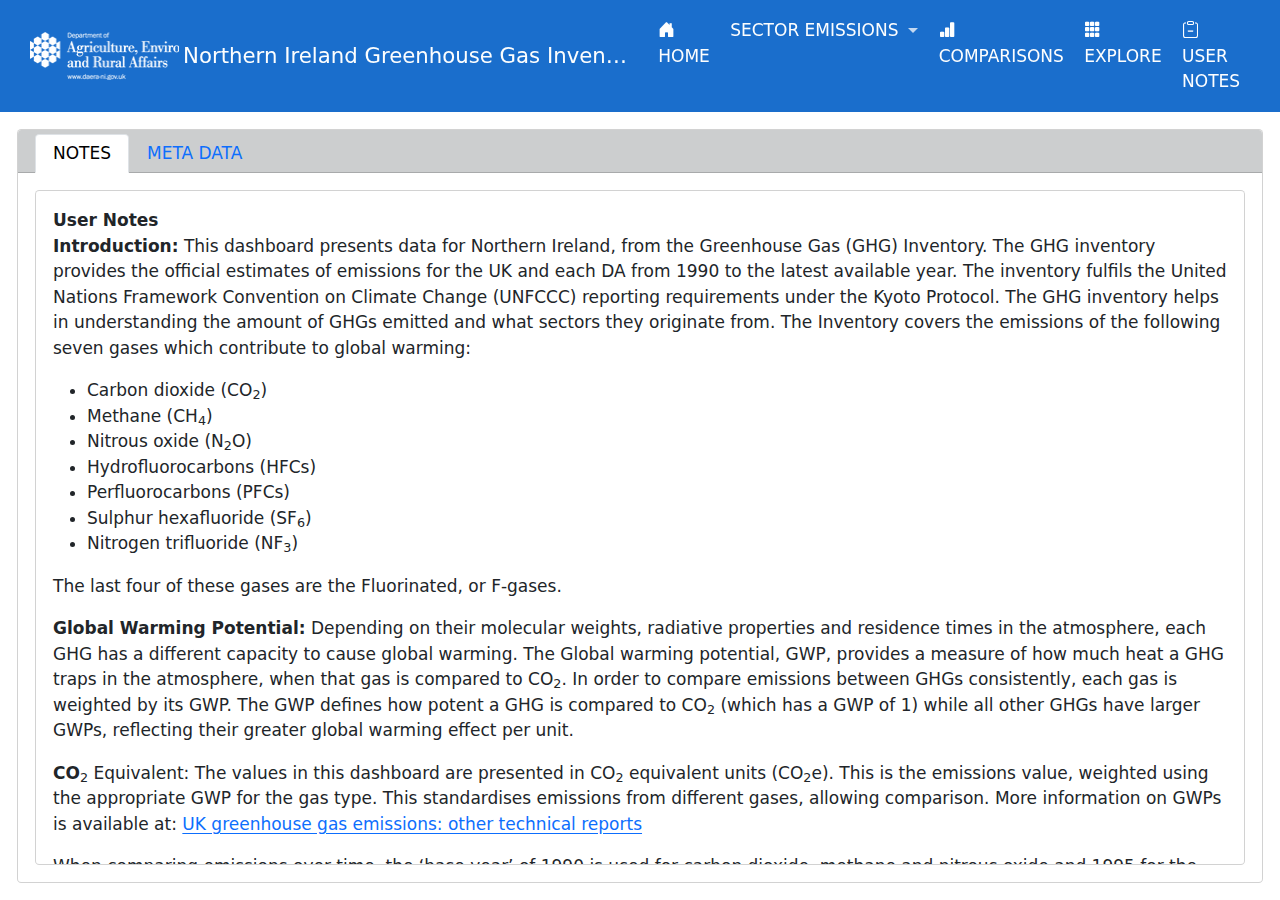
<file: docs/user-notes.html>
<!DOCTYPE html>
<html xmlns="http://www.w3.org/1999/xhtml" lang="en" xml:lang="en"><head>

<meta charset="utf-8">
<meta name="generator" content="quarto-1.5.57">

<meta name="viewport" content="width=device-width, initial-scale=1.0, user-scalable=yes">


<title>USER NOTES – Northern Ireland Greenhouse Gas Inventory 1990-2022</title>
<style>
code{white-space: pre-wrap;}
span.smallcaps{font-variant: small-caps;}
div.columns{display: flex; gap: min(4vw, 1.5em);}
div.column{flex: auto; overflow-x: auto;}
div.hanging-indent{margin-left: 1.5em; text-indent: -1.5em;}
ul.task-list{list-style: none;}
ul.task-list li input[type="checkbox"] {
  width: 0.8em;
  margin: 0 0.8em 0.2em -1em; /* quarto-specific, see https://github.com/quarto-dev/quarto-cli/issues/4556 */ 
  vertical-align: middle;
}
</style>


<script src="site_libs/quarto-nav/quarto-nav.js"></script>
<script src="site_libs/quarto-nav/headroom.min.js"></script>
<script src="site_libs/clipboard/clipboard.min.js"></script>
<script src="site_libs/quarto-html/quarto.js"></script>
<script src="site_libs/quarto-html/popper.min.js"></script>
<script src="site_libs/quarto-html/tippy.umd.min.js"></script>
<script src="site_libs/quarto-html/anchor.min.js"></script>
<link href="site_libs/quarto-html/tippy.css" rel="stylesheet">
<link href="site_libs/quarto-html/quarto-syntax-highlighting.css" rel="stylesheet" id="quarto-text-highlighting-styles">
<script src="site_libs/bootstrap/bootstrap.min.js"></script>
<link href="site_libs/bootstrap/bootstrap-icons.css" rel="stylesheet">
<link href="site_libs/bootstrap/bootstrap.min.css" rel="stylesheet" id="quarto-bootstrap" data-mode="light">
<script src="site_libs/quarto-dashboard/quarto-dashboard.js"></script>
<script src="site_libs/quarto-dashboard/stickythead.js"></script>
<script src="site_libs/quarto-dashboard/datatables.min.js" kdttablesentinel="true"></script>
<script src="site_libs/quarto-dashboard/pdfmake.min.js" kdttablesentinel="true"></script>
<script src="site_libs/quarto-dashboard/vfs_fonts.js" kdttablesentinel="true"></script>
<script src="site_libs/quarto-dashboard/web-components.js" type="module"></script>
<script src="site_libs/quarto-dashboard/components.js"></script>
<link href="site_libs/quarto-dashboard/datatables.min.css" rel="stylesheet" kdttablesentinel="true">
<script id="quarto-search-options" type="application/json">{
  "language": {
    "search-no-results-text": "No results",
    "search-matching-documents-text": "matching documents",
    "search-copy-link-title": "Copy link to search",
    "search-hide-matches-text": "Hide additional matches",
    "search-more-match-text": "more match in this document",
    "search-more-matches-text": "more matches in this document",
    "search-clear-button-title": "Clear",
    "search-text-placeholder": "",
    "search-detached-cancel-button-title": "Cancel",
    "search-submit-button-title": "Submit",
    "search-label": "Search"
  }
}</script>
<link rel="icon" type="image" href="img/favicon-daera.svg">
<script src="cookies_script.js"></script>


<link rel="stylesheet" href="style.css">
</head>

<body class="quarto-dashboard nav-fixed dashboard-fill fullcontent">


<div id="quarto-search-results"></div>
  <header id="quarto-header" class="headroom fixed-top">
    <nav class="navbar navbar-expand-lg " data-bs-theme="dark">
      <div class="navbar-container container-fluid">
      <div class="navbar-brand-container mx-auto">
    <a href="./index.html" class="navbar-brand navbar-brand-logo">
    <img src="./img/A4_DAERA_Logo_White_Out.png" alt="DAERA logo" class="navbar-logo">
    </a>
    <a class="navbar-brand" href="./index.html">
    <span class="navbar-title">Northern Ireland Greenhouse Gas Inventory 1990-2022</span>
    </a>
  </div>
          <button class="navbar-toggler" type="button" data-bs-toggle="collapse" data-bs-target="#navbarCollapse" aria-controls="navbarCollapse" role="menu" aria-expanded="false" aria-label="Toggle navigation" onclick="if (window.quartoToggleHeadroom) { window.quartoToggleHeadroom(); }">
  <span class="navbar-toggler-icon"></span>
</button>
          <div class="collapse navbar-collapse" id="navbarCollapse">
            <ul class="navbar-nav navbar-nav-scroll me-auto">
  <li class="nav-item">
    <a class="nav-link" href="./index.html"> <i class="bi bi-house-door-fill" role="img">
</i> 
<span class="menu-text">HOME</span></a>
  </li>  
  <li class="nav-item dropdown ">
    <a class="nav-link dropdown-toggle" href="#" id="nav-menu-sector-emissions" role="link" data-bs-toggle="dropdown" aria-expanded="false">
 <span class="menu-text">SECTOR EMISSIONS</span>
    </a>
    <ul class="dropdown-menu" aria-labelledby="nav-menu-sector-emissions">    
        <li>
    <a class="dropdown-item" href="./northern-ireland.html">
 <span class="dropdown-text">Northern Ireland</span></a>
  </li>  
        <li>
    <a class="dropdown-item" href="./agriculture.html">
 <span class="dropdown-text">Agriculture</span></a>
  </li>  
        <li>
    <a class="dropdown-item" href="./building-and-product-uses.html">
 <span class="dropdown-text">Building and product uses</span></a>
  </li>  
        <li>
    <a class="dropdown-item" href="./domestic-transport.html">
 <span class="dropdown-text">Domestic transport</span></a>
  </li>  
        <li>
    <a class="dropdown-item" href="./electricity-supply.html">
 <span class="dropdown-text">Electricity supply</span></a>
  </li>  
        <li>
    <a class="dropdown-item" href="./fuel-supply.html">
 <span class="dropdown-text">Fuel supply</span></a>
  </li>  
        <li>
    <a class="dropdown-item" href="./industry.html">
 <span class="dropdown-text">Industry</span></a>
  </li>  
        <li>
    <a class="dropdown-item" href="./lulucf.html">
 <span class="dropdown-text">LULUCF</span></a>
  </li>  
        <li>
    <a class="dropdown-item" href="./waste.html">
 <span class="dropdown-text">Waste</span></a>
  </li>  
    </ul>
  </li>
  <li class="nav-item">
    <a class="nav-link" href="./comparisons.html"> <i class="bi bi-bar-chart-fill" role="img">
</i> 
<span class="menu-text">COMPARISONS</span></a>
  </li>  
  <li class="nav-item">
    <a class="nav-link" href="./explore.html"> <i class="bi bi-grid-3x3-gap-fill" role="img">
</i> 
<span class="menu-text">EXPLORE</span></a>
  </li>  
  <li class="nav-item">
    <a class="nav-link active" href="./user-notes.html" aria-current="page"> <i class="bi bi-clipboard-minus" role="img">
</i> 
<span class="menu-text">USER NOTES</span></a>
  </li>  
</ul>
          </div> <!-- /navcollapse -->
            <div class="quarto-navbar-tools">
</div>
      </div> <!-- /container-fluid -->
    </nav>
<header id="quarto-dashboard-header">
<nav class="navbar navbar-expand-md slim" data-bs-theme="dark">
  <div class="navbar-container container-fluid">
    <button class="navbar-toggler hidden" type="button" data-bs-toggle="collapse" data-bs-target="#dashboard-collapse" aria-controls="dashboard-collapse" aria-expanded="false" aria-label="Toggle navigation">
      <span class="navbar-toggler-icon"></span>
    </button>    


    <div class="navbar-brand-container">       

      <div class="navbar-title">
        <div class="navbar-title-text"><a href="#">USER NOTES</a></div>
        
        
      </div>
    </div>
</div>
</nav>
</header></header>
<!-- content -->
<div id="quarto-content" class="quarto-container page-layout-custom page-navbar quarto-dashboard-content bslib-gap-spacing html-fill-container bslib-page-fill">
<!-- sidebar -->
<!-- margin-sidebar -->
<!-- main -->
<div id="cookie-banner" class="bslib-grid-item html-fill-item"></div>

<div class="bslib-grid-item html-fill-item bslib-grid" data-layout="fill" style="display: grid; grid-template-rows: minmax(3em, 1fr); grid-auto-columns: minmax(0, 1fr);">
<div class="card tabset bslib-card html-fill-container" data-bslib-card-init="" data-require-bs-caller="card()" data-full-screen="false">
<div class="card-header dashboard-card-no-title bslib-navs-card-title">

<ul class="nav nav-tabs card-header-tabs" role="tablist" data-tabsetid="card-tabset-1"><li class="nav-item" role="presentation"><a href="#card-tabset-1-1" role="tab" data-toggle="tab" data-bs-toggle="tab" data-value="NOTES" aria-selected="true" class="nav-link active">NOTES</a></li><li class="nav-item" role="presentation"><a href="#card-tabset-1-2" role="tab" data-toggle="tab" data-bs-toggle="tab" data-value="META DATA" aria-selected="false" class="nav-link">META DATA</a></li></ul></div>


<div class="tab-content html-fill-item html-fill-container" data-tabset-id="card-tabset-1"><div class="tab-pane active show html-fill-item html-fill-container" role="tabpanel" id="card-tabset-1-1"><div class="card-body html-fill-item html-fill-container" data-title="NOTES">
<div class="bslib-grid html-fill-item html-fill-container" style="display: grid; grid-template-columns: minmax(3em, 1fr);
grid-auto-rows: minmax(0, 1fr);">
<div class="card html-fill-item html-fill-container bslib-card" data-fill="false" data-bslib-card-init="" data-require-bs-caller="card()" data-full-screen="false">
<div class="card-body html-fill-item html-fill-container">
<strong>User Notes</strong>
<p><strong>Introduction:</strong> This dashboard presents data for Northern Ireland, from the Greenhouse Gas (GHG) Inventory. The GHG inventory provides the official estimates of emissions for the UK and each DA from 1990 to the latest available year. The inventory fulfils the United Nations Framework Convention on Climate Change (UNFCCC) reporting requirements under the Kyoto Protocol. The GHG inventory helps in understanding the amount of GHGs emitted and what sectors they originate from. The Inventory covers the emissions of the following seven gases which contribute to global warming:</p>
<ul>
<li>Carbon dioxide (CO<sub>2</sub>)</li>
<li>Methane (CH<sub>4</sub>)</li>
<li>Nitrous oxide (N<sub>2</sub>O)</li>
<li>Hydrofluorocarbons (HFCs)</li>
<li>Perfluorocarbons (PFCs)</li>
<li>Sulphur hexafluoride (SF<sub>6</sub>)</li>
<li>Nitrogen trifluoride (NF<sub>3</sub>)</li>
</ul>
<p>The last four of these gases are the Fluorinated, or F-gases.</p>
<p><strong>Global Warming Potential:</strong> Depending on their molecular weights, radiative properties and residence times in the atmosphere, each GHG has a different capacity to cause global warming. The Global warming potential, GWP, provides a measure of how much heat a GHG traps in the atmosphere, when that gas is compared to CO<sub>2</sub>. In order to compare emissions between GHGs consistently, each gas is weighted by its GWP. The GWP defines how potent a GHG is compared to CO<sub>2</sub> (which has a GWP of 1) while all other GHGs have larger GWPs, reflecting their greater global warming effect per unit.</p>
<p><strong>CO</strong><sub>2</sub> Equivalent: The values in this dashboard are presented in CO<sub>2</sub> equivalent units (CO<sub>2</sub>e). This is the emissions value, weighted using the appropriate GWP for the gas type. This standardises emissions from different gases, allowing comparison. More information on GWPs is available at: <a href="https://www.gov.uk/government/publications/uk-greenhouse-gas-emissions-explanatory-notes">UK greenhouse gas emissions: other technical reports</a></p>
<p>When comparing emissions over time, the ‘base year’ of 1990 is used for carbon dioxide, methane and nitrous oxide and 1995 for the fluorinated gases. When comparing emissions between England, Scotland, Wales and Northern Ireland in the comparisons tab, a log-scale is used. A log-scale allows data with a wide range of values to be compared on a single graph.</p>
<p><strong>Replacement of National Communication sectors with Territorial Emissions Statistics sectors:</strong> Previous Northern Ireland Greenhouse Gas emissions statistics categorised emissions estimates into National Communication (NC) sectors. Following consultation with key stakeholders, it was proposed that the emissions estimates be categorised into Territorial Emissions Statistics (TES) sectors in order to better meet users’ needs. A breakdown of how emissions sources from NC sectors have been reallocated to TES sectors is provided below.</p>
<table class="caption-top table">
<colgroup>
<col style="width: 6%">
<col style="width: 93%">
</colgroup>
<thead>
<tr class="header">
<th>TES Sector</th>
<th>Emissions sources in scope according to their NC sector allocation</th>
</tr>
</thead>
<tbody>
<tr class="odd">
<td>Agriculture</td>
<td>Agriculture – The coverage of the Agriculture sector is unchanged. However, there have been some changes to the categories within the Agriculture sector.</td>
</tr>
<tr class="even">
<td>Buildings and Product Uses</td>
<td>Business - Includes emissions from combustion on commercial sites previously allocated to the Business sector. Also includes emissons from product uses in Business such as nitrous oxide (N2O) use as an anaesthetic, or stationary refrigeration and air conditioning.<br>
Public - Includes all emissions previously allocated to the Public sector.<br>
Residential - Includes emissions from residential fuel combustion and product uses such as recreational N2O use, aerosols, and metered dose inhalers previously allocated to the Residential sector.<br>
Industrial Processes - Includes emissions from the use of N2O in industry previously allocated to the Industrial Processes sector.</td>
</tr>
<tr class="odd">
<td>Domestic transport</td>
<td>Transport - includes all emissions previously allocated to the transport sector.<br>
Business - Includes F-gas emissions from mobile air conditioning and transport refrigeration previously categorised as part of the Business sector.</td>
</tr>
<tr class="even">
<td>Electricity Supply</td>
<td>Energy Supply - Includes emissions from power stations previously allocated to the Energy Supply sector.</td>
</tr>
<tr class="odd">
<td>Fuel Supply</td>
<td>Energy Supply - Includes emissions from fuel production and fuel supply activities such as mining, refining, manufacturing and distributing fuels previously allocated to the Energy Supply sector.</td>
</tr>
<tr class="even">
<td>Industry</td>
<td>Business - Most Industry sector emissions carry over from Business sector. These comrpise of emissions from manufacturing and construction, a well as industrial refrigeration and air conditioning.<br>
Industrial Processes - Most emissions previously categorised as part of the Industrial processes sector have been reallocated to the Industry sector.<br>
Energy Supply - Emissions from coke production previously categorised as part of the Energy supply sector have been reallocated to the Industry sector.</td>
</tr>
<tr class="odd">
<td>Land use change</td>
<td>Land use change - The coverage of the land use change sector is unchanged. However there have been some substantial changes to the categories within the land use change sector to align better with land use poliyc. Key changes include separation of forestry and peatlands related emissions into their own sub-sectors, as well as the creation of new categories within forestry and peatlands that better describe the emissions and removals.</td>
</tr>
<tr class="even">
<td>Waste</td>
<td>Waste management - Includes all emissions prevously allocated to the Waste management sector.<br>
Business - Includes emissions from accidental fires previously allocated to the Business Sector.<br>
Residential - Includes emissions from household composting, small-scale waste burning, and accidental fires previously allocated to the Residential sector.</td>
</tr>
</tbody>
</table>
<p><strong>Progress against draft ‘Programme for Government’ Wellbeing Framework:</strong> Greenhouse gas emissions have been included as an indicator under the ‘Cleaner Environment’ domain within the draft Programme for Government Wellbeing Framework. See <a href="https://www.executiveoffice-ni.gov.uk/topics/making-government-work/programme-government">Programme for Government</a> for further information.</p>
</div>
<bslib-tooltip placement="auto" bsoptions="[]" data-require-bs-version="5" data-require-bs-caller="tooltip()">
    <template>Expand</template>
    <span class="bslib-full-screen-enter badge rounded-pill">
        <svg xmlns="http://www.w3.org/2000/svg" viewbox="0 0 24 24" style="height:1em;width:1em;" aria-hidden="true" role="img"><path d="M20 5C20 4.4 19.6 4 19 4H13C12.4 4 12 3.6 12 3C12 2.4 12.4 2 13 2H21C21.6 2 22 2.4 22 3V11C22 11.6 21.6 12 21 12C20.4 12 20 11.6 20 11V5ZM4 19C4 19.6 4.4 20 5 20H11C11.6 20 12 20.4 12 21C12 21.6 11.6 22 11 22H3C2.4 22 2 21.6 2 21V13C2 12.4 2.4 12 3 12C3.6 12 4 12.4 4 13V19Z"></path></svg>
    </span>
</bslib-tooltip><script data-bslib-card-init="">bslib.Card.initializeAllCards();</script></div>
</div>
</div></div><div class="tab-pane html-fill-item html-fill-container" role="tabpanel" id="card-tabset-1-2"><div class="card-body html-fill-item html-fill-container" data-title="META DATA">
<div class="bslib-grid html-fill-item html-fill-container" style="display: grid; grid-template-columns: minmax(3em, 1fr);
grid-auto-rows: minmax(0, 1fr);">
<div class="card html-fill-item html-fill-container bslib-card" data-fill="false" data-bslib-card-init="" data-require-bs-caller="card()" data-full-screen="false">
<div class="card-body html-fill-item html-fill-container">
<strong>MetaData</strong>
<p>The data in this dashboard come from <a href="https://naei.beis.gov.uk/reports/reports?report_id=1080">Greenhouse Gas Inventories for England Scotland, Wales and Northern Ireland</a></p>
<p>The GHG inventory data are produced annually by Ricardo Energy and Environment, on behalf of the Department for Energy Security &amp; Net Zero, the Scottish Government, the Welsh Assembly Government and the Northern Ireland Department of Agriculture, Environment and Rural Affairs. Each year the GHG inventory is extended and updated. The entire historical data series, from 1990 to the latest year, is revised to incorporate methodological improvements and new data. This takes into account revisions to the datasets used in its compilation.</p>
<p>The GHG emission estimates are based on a wide range of data sources and sources of uncertainty include statistical differences, assumptions, proxy datasets and expert judgement. In addition, the natural variability in the processes that are being modelled introduce uncertainty. For example, carbon content of fuels and farming practices under different climatic conditions and soil types. Uncertainty estimates for Northern Ireland emissions are available for the base year, the latest year (2022) and for the percentage change between the two years. For the base year, a close approximation of the 95% confidence interval is ±8%, and for 2022 it is ±6%. For the percentage reduction between the base year and 2021, the 95% confidence interval ranges from 20% to 37%.</p>
<p>There remains greater uncertainty around emissions in Northern Ireland compared to other parts of the United Kingdom due to the relative importance of methane and nitrous oxide emissions in the agriculture sector. Emissions of this gas are more difficult to estimate than carbon dioxide, and the agriculture sector makes up a larger share of Northern Ireland’s emissions than in other parts of the UK. More information is available in <a href="https://www.gov.uk/government/publications/uk-greenhouse-gas-emissions-statistics-user-guidance">An introduction to the UK’s greenhouse gas inventory</a> and <a href="https://assets.publishing.service.gov.uk/government/uploads/system/uploads/attachment_data/file/996190/uk-emissions-statistics-frequently-asked-questions.pdf">UK Greenhouse Gas Emissions Statistics: FAQs</a>.</p>
<strong>Contact Details</strong>
<p>DAERA Statistics &amp; Analytical Services Branch is keen to hear your feedback.</p>
<p>Please e-mail comments to <a href="mailto:env.stats@daera-ni.gov.uk">env.stats@daera-ni.gov.uk</a></p>
<p>Further information can be found on the <a href="https://www.daera-ni.gov.uk/landing-pages/statistics">DAERA Statistics website</a>.</p>
<strong>Date of Publication:</strong>
<p>Published: Annually</p>
<p>Time period covered – Greenhouse Gas Inventory: 1990-2022</p>
</div>
<bslib-tooltip placement="auto" bsoptions="[]" data-require-bs-version="5" data-require-bs-caller="tooltip()">
    <template>Expand</template>
    <span class="bslib-full-screen-enter badge rounded-pill">
        <svg xmlns="http://www.w3.org/2000/svg" viewbox="0 0 24 24" style="height:1em;width:1em;" aria-hidden="true" role="img"><path d="M20 5C20 4.4 19.6 4 19 4H13C12.4 4 12 3.6 12 3C12 2.4 12.4 2 13 2H21C21.6 2 22 2.4 22 3V11C22 11.6 21.6 12 21 12C20.4 12 20 11.6 20 11V5ZM4 19C4 19.6 4.4 20 5 20H11C11.6 20 12 20.4 12 21C12 21.6 11.6 22 11 22H3C2.4 22 2 21.6 2 21V13C2 12.4 2.4 12 3 12C3.6 12 4 12.4 4 13V19Z"></path></svg>
    </span>
</bslib-tooltip><script data-bslib-card-init="">bslib.Card.initializeAllCards();</script></div><div id="3ade8a4a-fb1d-4a6c-8409-ac45482d5fc9" class="hidden html-fill-item html-fill-container">

</div>
</div>
</div></div></div><bslib-tooltip placement="auto" bsoptions="[]" data-require-bs-version="5" data-require-bs-caller="tooltip()">
    <template>Expand</template>
    <span class="bslib-full-screen-enter badge rounded-pill">
        <svg xmlns="http://www.w3.org/2000/svg" viewbox="0 0 24 24" style="height:1em;width:1em;" aria-hidden="true" role="img"><path d="M20 5C20 4.4 19.6 4 19 4H13C12.4 4 12 3.6 12 3C12 2.4 12.4 2 13 2H21C21.6 2 22 2.4 22 3V11C22 11.6 21.6 12 21 12C20.4 12 20 11.6 20 11V5ZM4 19C4 19.6 4.4 20 5 20H11C11.6 20 12 20.4 12 21C12 21.6 11.6 22 11 22H3C2.4 22 2 21.6 2 21V13C2 12.4 2.4 12 3 12C3.6 12 4 12.4 4 13V19Z"></path></svg>
    </span>
</bslib-tooltip><script data-bslib-card-init="">bslib.Card.initializeAllCards();</script></div>
</div>


<script id="quarto-html-after-body" type="application/javascript">
window.document.addEventListener("DOMContentLoaded", function (event) {
  const toggleBodyColorMode = (bsSheetEl) => {
    const mode = bsSheetEl.getAttribute("data-mode");
    const bodyEl = window.document.querySelector("body");
    if (mode === "dark") {
      bodyEl.classList.add("quarto-dark");
      bodyEl.classList.remove("quarto-light");
    } else {
      bodyEl.classList.add("quarto-light");
      bodyEl.classList.remove("quarto-dark");
    }
  }
  const toggleBodyColorPrimary = () => {
    const bsSheetEl = window.document.querySelector("link#quarto-bootstrap");
    if (bsSheetEl) {
      toggleBodyColorMode(bsSheetEl);
    }
  }
  toggleBodyColorPrimary();  
  const icon = "";
  const anchorJS = new window.AnchorJS();
  anchorJS.options = {
    placement: 'right',
    icon: icon
  };
  anchorJS.add('.anchored');
  const isCodeAnnotation = (el) => {
    for (const clz of el.classList) {
      if (clz.startsWith('code-annotation-')) {                     
        return true;
      }
    }
    return false;
  }
  const onCopySuccess = function(e) {
    // button target
    const button = e.trigger;
    // don't keep focus
    button.blur();
    // flash "checked"
    button.classList.add('code-copy-button-checked');
    var currentTitle = button.getAttribute("title");
    button.setAttribute("title", "Copied!");
    let tooltip;
    if (window.bootstrap) {
      button.setAttribute("data-bs-toggle", "tooltip");
      button.setAttribute("data-bs-placement", "left");
      button.setAttribute("data-bs-title", "Copied!");
      tooltip = new bootstrap.Tooltip(button, 
        { trigger: "manual", 
          customClass: "code-copy-button-tooltip",
          offset: [0, -8]});
      tooltip.show();    
    }
    setTimeout(function() {
      if (tooltip) {
        tooltip.hide();
        button.removeAttribute("data-bs-title");
        button.removeAttribute("data-bs-toggle");
        button.removeAttribute("data-bs-placement");
      }
      button.setAttribute("title", currentTitle);
      button.classList.remove('code-copy-button-checked');
    }, 1000);
    // clear code selection
    e.clearSelection();
  }
  const getTextToCopy = function(trigger) {
      const codeEl = trigger.previousElementSibling.cloneNode(true);
      for (const childEl of codeEl.children) {
        if (isCodeAnnotation(childEl)) {
          childEl.remove();
        }
      }
      return codeEl.innerText;
  }
  const clipboard = new window.ClipboardJS('.code-copy-button:not([data-in-quarto-modal])', {
    text: getTextToCopy
  });
  clipboard.on('success', onCopySuccess);
  if (window.document.getElementById('quarto-embedded-source-code-modal')) {
    // For code content inside modals, clipBoardJS needs to be initialized with a container option
    // TODO: Check when it could be a function (https://github.com/zenorocha/clipboard.js/issues/860)
    const clipboardModal = new window.ClipboardJS('.code-copy-button[data-in-quarto-modal]', {
      text: getTextToCopy,
      container: window.document.getElementById('quarto-embedded-source-code-modal')
    });
    clipboardModal.on('success', onCopySuccess);
  }
    var localhostRegex = new RegExp(/^(?:http|https):\/\/localhost\:?[0-9]*\//);
    var mailtoRegex = new RegExp(/^mailto:/);
      var filterRegex = new RegExp('/' + window.location.host + '/');
    var isInternal = (href) => {
        return filterRegex.test(href) || localhostRegex.test(href) || mailtoRegex.test(href);
    }
    // Inspect non-navigation links and adorn them if external
 	var links = window.document.querySelectorAll('a[href]:not(.nav-link):not(.navbar-brand):not(.toc-action):not(.sidebar-link):not(.sidebar-item-toggle):not(.pagination-link):not(.no-external):not([aria-hidden]):not(.dropdown-item):not(.quarto-navigation-tool):not(.about-link)');
    for (var i=0; i<links.length; i++) {
      const link = links[i];
      if (!isInternal(link.href)) {
        // undo the damage that might have been done by quarto-nav.js in the case of
        // links that we want to consider external
        if (link.dataset.originalHref !== undefined) {
          link.href = link.dataset.originalHref;
        }
      }
    }
  function tippyHover(el, contentFn, onTriggerFn, onUntriggerFn) {
    const config = {
      allowHTML: true,
      maxWidth: 500,
      delay: 100,
      arrow: false,
      appendTo: function(el) {
          return el.parentElement;
      },
      interactive: true,
      interactiveBorder: 10,
      theme: 'quarto',
      placement: 'bottom-start',
    };
    if (contentFn) {
      config.content = contentFn;
    }
    if (onTriggerFn) {
      config.onTrigger = onTriggerFn;
    }
    if (onUntriggerFn) {
      config.onUntrigger = onUntriggerFn;
    }
    window.tippy(el, config); 
  }
  const noterefs = window.document.querySelectorAll('a[role="doc-noteref"]');
  for (var i=0; i<noterefs.length; i++) {
    const ref = noterefs[i];
    tippyHover(ref, function() {
      // use id or data attribute instead here
      let href = ref.getAttribute('data-footnote-href') || ref.getAttribute('href');
      try { href = new URL(href).hash; } catch {}
      const id = href.replace(/^#\/?/, "");
      const note = window.document.getElementById(id);
      if (note) {
        return note.innerHTML;
      } else {
        return "";
      }
    });
  }
  const xrefs = window.document.querySelectorAll('a.quarto-xref');
  const processXRef = (id, note) => {
    // Strip column container classes
    const stripColumnClz = (el) => {
      el.classList.remove("page-full", "page-columns");
      if (el.children) {
        for (const child of el.children) {
          stripColumnClz(child);
        }
      }
    }
    stripColumnClz(note)
    if (id === null || id.startsWith('sec-')) {
      // Special case sections, only their first couple elements
      const container = document.createElement("div");
      if (note.children && note.children.length > 2) {
        container.appendChild(note.children[0].cloneNode(true));
        for (let i = 1; i < note.children.length; i++) {
          const child = note.children[i];
          if (child.tagName === "P" && child.innerText === "") {
            continue;
          } else {
            container.appendChild(child.cloneNode(true));
            break;
          }
        }
        if (window.Quarto?.typesetMath) {
          window.Quarto.typesetMath(container);
        }
        return container.innerHTML
      } else {
        if (window.Quarto?.typesetMath) {
          window.Quarto.typesetMath(note);
        }
        return note.innerHTML;
      }
    } else {
      // Remove any anchor links if they are present
      const anchorLink = note.querySelector('a.anchorjs-link');
      if (anchorLink) {
        anchorLink.remove();
      }
      if (window.Quarto?.typesetMath) {
        window.Quarto.typesetMath(note);
      }
      // TODO in 1.5, we should make sure this works without a callout special case
      if (note.classList.contains("callout")) {
        return note.outerHTML;
      } else {
        return note.innerHTML;
      }
    }
  }
  for (var i=0; i<xrefs.length; i++) {
    const xref = xrefs[i];
    tippyHover(xref, undefined, function(instance) {
      instance.disable();
      let url = xref.getAttribute('href');
      let hash = undefined; 
      if (url.startsWith('#')) {
        hash = url;
      } else {
        try { hash = new URL(url).hash; } catch {}
      }
      if (hash) {
        const id = hash.replace(/^#\/?/, "");
        const note = window.document.getElementById(id);
        if (note !== null) {
          try {
            const html = processXRef(id, note.cloneNode(true));
            instance.setContent(html);
          } finally {
            instance.enable();
            instance.show();
          }
        } else {
          // See if we can fetch this
          fetch(url.split('#')[0])
          .then(res => res.text())
          .then(html => {
            const parser = new DOMParser();
            const htmlDoc = parser.parseFromString(html, "text/html");
            const note = htmlDoc.getElementById(id);
            if (note !== null) {
              const html = processXRef(id, note);
              instance.setContent(html);
            } 
          }).finally(() => {
            instance.enable();
            instance.show();
          });
        }
      } else {
        // See if we can fetch a full url (with no hash to target)
        // This is a special case and we should probably do some content thinning / targeting
        fetch(url)
        .then(res => res.text())
        .then(html => {
          const parser = new DOMParser();
          const htmlDoc = parser.parseFromString(html, "text/html");
          const note = htmlDoc.querySelector('main.content');
          if (note !== null) {
            // This should only happen for chapter cross references
            // (since there is no id in the URL)
            // remove the first header
            if (note.children.length > 0 && note.children[0].tagName === "HEADER") {
              note.children[0].remove();
            }
            const html = processXRef(null, note);
            instance.setContent(html);
          } 
        }).finally(() => {
          instance.enable();
          instance.show();
        });
      }
    }, function(instance) {
    });
  }
      let selectedAnnoteEl;
      const selectorForAnnotation = ( cell, annotation) => {
        let cellAttr = 'data-code-cell="' + cell + '"';
        let lineAttr = 'data-code-annotation="' +  annotation + '"';
        const selector = 'span[' + cellAttr + '][' + lineAttr + ']';
        return selector;
      }
      const selectCodeLines = (annoteEl) => {
        const doc = window.document;
        const targetCell = annoteEl.getAttribute("data-target-cell");
        const targetAnnotation = annoteEl.getAttribute("data-target-annotation");
        const annoteSpan = window.document.querySelector(selectorForAnnotation(targetCell, targetAnnotation));
        const lines = annoteSpan.getAttribute("data-code-lines").split(",");
        const lineIds = lines.map((line) => {
          return targetCell + "-" + line;
        })
        let top = null;
        let height = null;
        let parent = null;
        if (lineIds.length > 0) {
            //compute the position of the single el (top and bottom and make a div)
            const el = window.document.getElementById(lineIds[0]);
            top = el.offsetTop;
            height = el.offsetHeight;
            parent = el.parentElement.parentElement;
          if (lineIds.length > 1) {
            const lastEl = window.document.getElementById(lineIds[lineIds.length - 1]);
            const bottom = lastEl.offsetTop + lastEl.offsetHeight;
            height = bottom - top;
          }
          if (top !== null && height !== null && parent !== null) {
            // cook up a div (if necessary) and position it 
            let div = window.document.getElementById("code-annotation-line-highlight");
            if (div === null) {
              div = window.document.createElement("div");
              div.setAttribute("id", "code-annotation-line-highlight");
              div.style.position = 'absolute';
              parent.appendChild(div);
            }
            div.style.top = top - 2 + "px";
            div.style.height = height + 4 + "px";
            div.style.left = 0;
            let gutterDiv = window.document.getElementById("code-annotation-line-highlight-gutter");
            if (gutterDiv === null) {
              gutterDiv = window.document.createElement("div");
              gutterDiv.setAttribute("id", "code-annotation-line-highlight-gutter");
              gutterDiv.style.position = 'absolute';
              const codeCell = window.document.getElementById(targetCell);
              const gutter = codeCell.querySelector('.code-annotation-gutter');
              gutter.appendChild(gutterDiv);
            }
            gutterDiv.style.top = top - 2 + "px";
            gutterDiv.style.height = height + 4 + "px";
          }
          selectedAnnoteEl = annoteEl;
        }
      };
      const unselectCodeLines = () => {
        const elementsIds = ["code-annotation-line-highlight", "code-annotation-line-highlight-gutter"];
        elementsIds.forEach((elId) => {
          const div = window.document.getElementById(elId);
          if (div) {
            div.remove();
          }
        });
        selectedAnnoteEl = undefined;
      };
        // Handle positioning of the toggle
    window.addEventListener(
      "resize",
      throttle(() => {
        elRect = undefined;
        if (selectedAnnoteEl) {
          selectCodeLines(selectedAnnoteEl);
        }
      }, 10)
    );
    function throttle(fn, ms) {
    let throttle = false;
    let timer;
      return (...args) => {
        if(!throttle) { // first call gets through
            fn.apply(this, args);
            throttle = true;
        } else { // all the others get throttled
            if(timer) clearTimeout(timer); // cancel #2
            timer = setTimeout(() => {
              fn.apply(this, args);
              timer = throttle = false;
            }, ms);
        }
      };
    }
      // Attach click handler to the DT
      const annoteDls = window.document.querySelectorAll('dt[data-target-cell]');
      for (const annoteDlNode of annoteDls) {
        annoteDlNode.addEventListener('click', (event) => {
          const clickedEl = event.target;
          if (clickedEl !== selectedAnnoteEl) {
            unselectCodeLines();
            const activeEl = window.document.querySelector('dt[data-target-cell].code-annotation-active');
            if (activeEl) {
              activeEl.classList.remove('code-annotation-active');
            }
            selectCodeLines(clickedEl);
            clickedEl.classList.add('code-annotation-active');
          } else {
            // Unselect the line
            unselectCodeLines();
            clickedEl.classList.remove('code-annotation-active');
          }
        });
      }
  const findCites = (el) => {
    const parentEl = el.parentElement;
    if (parentEl) {
      const cites = parentEl.dataset.cites;
      if (cites) {
        return {
          el,
          cites: cites.split(' ')
        };
      } else {
        return findCites(el.parentElement)
      }
    } else {
      return undefined;
    }
  };
  var bibliorefs = window.document.querySelectorAll('a[role="doc-biblioref"]');
  for (var i=0; i<bibliorefs.length; i++) {
    const ref = bibliorefs[i];
    const citeInfo = findCites(ref);
    if (citeInfo) {
      tippyHover(citeInfo.el, function() {
        var popup = window.document.createElement('div');
        citeInfo.cites.forEach(function(cite) {
          var citeDiv = window.document.createElement('div');
          citeDiv.classList.add('hanging-indent');
          citeDiv.classList.add('csl-entry');
          var biblioDiv = window.document.getElementById('ref-' + cite);
          if (biblioDiv) {
            citeDiv.innerHTML = biblioDiv.innerHTML;
          }
          popup.appendChild(citeDiv);
        });
        return popup.innerHTML;
      });
    }
  }
});
</script>
</div> <!-- /content -->

<script type="application/javascript">
window.document.addEventListener("DOMContentLoaded", function (_event) {
  if (window.bslib.Card) {
    window.bslib.Card.initializeAllCards();
  }
}); 
</script>
  



</body></html>
</file>
<file: docs/site_libs/quarto-html/tippy.css>
.tippy-box[data-animation=fade][data-state=hidden]{opacity:0}[data-tippy-root]{max-width:calc(100vw - 10px)}.tippy-box{position:relative;background-color:#333;color:#fff;border-radius:4px;font-size:14px;line-height:1.4;white-space:normal;outline:0;transition-property:transform,visibility,opacity}.tippy-box[data-placement^=top]>.tippy-arrow{bottom:0}.tippy-box[data-placement^=top]>.tippy-arrow:before{bottom:-7px;left:0;border-width:8px 8px 0;border-top-color:initial;transform-origin:center top}.tippy-box[data-placement^=bottom]>.tippy-arrow{top:0}.tippy-box[data-placement^=bottom]>.tippy-arrow:before{top:-7px;left:0;border-width:0 8px 8px;border-bottom-color:initial;transform-origin:center bottom}.tippy-box[data-placement^=left]>.tippy-arrow{right:0}.tippy-box[data-placement^=left]>.tippy-arrow:before{border-width:8px 0 8px 8px;border-left-color:initial;right:-7px;transform-origin:center left}.tippy-box[data-placement^=right]>.tippy-arrow{left:0}.tippy-box[data-placement^=right]>.tippy-arrow:before{left:-7px;border-width:8px 8px 8px 0;border-right-color:initial;transform-origin:center right}.tippy-box[data-inertia][data-state=visible]{transition-timing-function:cubic-bezier(.54,1.5,.38,1.11)}.tippy-arrow{width:16px;height:16px;color:#333}.tippy-arrow:before{content:"";position:absolute;border-color:transparent;border-style:solid}.tippy-content{position:relative;padding:5px 9px;z-index:1}
</file>
<file: docs/site_libs/quarto-html/quarto-syntax-highlighting.css>
/* quarto syntax highlight colors */
:root {
  --quarto-hl-ot-color: #003B4F;
  --quarto-hl-at-color: #657422;
  --quarto-hl-ss-color: #20794D;
  --quarto-hl-an-color: #5E5E5E;
  --quarto-hl-fu-color: #4758AB;
  --quarto-hl-st-color: #20794D;
  --quarto-hl-cf-color: #003B4F;
  --quarto-hl-op-color: #5E5E5E;
  --quarto-hl-er-color: #AD0000;
  --quarto-hl-bn-color: #AD0000;
  --quarto-hl-al-color: #AD0000;
  --quarto-hl-va-color: #111111;
  --quarto-hl-bu-color: inherit;
  --quarto-hl-ex-color: inherit;
  --quarto-hl-pp-color: #AD0000;
  --quarto-hl-in-color: #5E5E5E;
  --quarto-hl-vs-color: #20794D;
  --quarto-hl-wa-color: #5E5E5E;
  --quarto-hl-do-color: #5E5E5E;
  --quarto-hl-im-color: #00769E;
  --quarto-hl-ch-color: #20794D;
  --quarto-hl-dt-color: #AD0000;
  --quarto-hl-fl-color: #AD0000;
  --quarto-hl-co-color: #5E5E5E;
  --quarto-hl-cv-color: #5E5E5E;
  --quarto-hl-cn-color: #8f5902;
  --quarto-hl-sc-color: #5E5E5E;
  --quarto-hl-dv-color: #AD0000;
  --quarto-hl-kw-color: #003B4F;
}

/* other quarto variables */
:root {
  --quarto-font-monospace: SFMono-Regular, Menlo, Monaco, Consolas, "Liberation Mono", "Courier New", monospace;
}

pre > code.sourceCode > span {
  color: #003B4F;
}

code span {
  color: #003B4F;
}

code.sourceCode > span {
  color: #003B4F;
}

div.sourceCode,
div.sourceCode pre.sourceCode {
  color: #003B4F;
}

code span.ot {
  color: #003B4F;
  font-style: inherit;
}

code span.at {
  color: #657422;
  font-style: inherit;
}

code span.ss {
  color: #20794D;
  font-style: inherit;
}

code span.an {
  color: #5E5E5E;
  font-style: inherit;
}

code span.fu {
  color: #4758AB;
  font-style: inherit;
}

code span.st {
  color: #20794D;
  font-style: inherit;
}

code span.cf {
  color: #003B4F;
  font-weight: bold;
  font-style: inherit;
}

code span.op {
  color: #5E5E5E;
  font-style: inherit;
}

code span.er {
  color: #AD0000;
  font-style: inherit;
}

code span.bn {
  color: #AD0000;
  font-style: inherit;
}

code span.al {
  color: #AD0000;
  font-style: inherit;
}

code span.va {
  color: #111111;
  font-style: inherit;
}

code span.bu {
  font-style: inherit;
}

code span.ex {
  font-style: inherit;
}

code span.pp {
  color: #AD0000;
  font-style: inherit;
}

code span.in {
  color: #5E5E5E;
  font-style: inherit;
}

code span.vs {
  color: #20794D;
  font-style: inherit;
}

code span.wa {
  color: #5E5E5E;
  font-style: italic;
}

code span.do {
  color: #5E5E5E;
  font-style: italic;
}

code span.im {
  color: #00769E;
  font-style: inherit;
}

code span.ch {
  color: #20794D;
  font-style: inherit;
}

code span.dt {
  color: #AD0000;
  font-style: inherit;
}

code span.fl {
  color: #AD0000;
  font-style: inherit;
}

code span.co {
  color: #5E5E5E;
  font-style: inherit;
}

code span.cv {
  color: #5E5E5E;
  font-style: italic;
}

code span.cn {
  color: #8f5902;
  font-style: inherit;
}

code span.sc {
  color: #5E5E5E;
  font-style: inherit;
}

code span.dv {
  color: #AD0000;
  font-style: inherit;
}

code span.kw {
  color: #003B4F;
  font-weight: bold;
  font-style: inherit;
}

.prevent-inlining {
  content: "</";
}

/*# sourceMappingURL=debc5d5d77c3f9108843748ff7464032.css.map */
</file>
<file: docs/site_libs/htmltools-fill-0.5.8.1/fill.css>
@layer htmltools {
  .html-fill-container {
    display: flex;
    flex-direction: column;
    /* Prevent the container from expanding vertically or horizontally beyond its
    parent's constraints. */
    min-height: 0;
    min-width: 0;
  }
  .html-fill-container > .html-fill-item {
    /* Fill items can grow and shrink freely within
    available vertical space in fillable container */
    flex: 1 1 auto;
    min-height: 0;
    min-width: 0;
  }
  .html-fill-container > :not(.html-fill-item) {
    /* Prevent shrinking or growing of non-fill items */
    flex: 0 0 auto;
  }
}
</file>
<file: docs/site_libs/plotly-htmlwidgets-css-2.11.1/plotly-htmlwidgets.css>
/*
just here so that plotly works
correctly with ioslides.
see https://github.com/ropensci/plotly/issues/463
*/

slide:not(.current) .plotly.html-widget{
  display: none;
}
</file>
<file: docs/site_libs/crosstalk-1.1.1.9000/css/crosstalk.min.css>
.container-fluid.crosstalk-bscols{margin-left:-30px;margin-right:-30px;white-space:normal}body>.container-fluid.crosstalk-bscols{margin-left:auto;margin-right:auto}.crosstalk-input-checkboxgroup .crosstalk-options-group .crosstalk-options-column{display:inline-block;padding-right:12px;vertical-align:top}@media only screen and (max-width: 480px){.crosstalk-input-checkboxgroup .crosstalk-options-group .crosstalk-options-column{display:block;padding-right:inherit}}.crosstalk-input{margin-bottom:15px}.crosstalk-input .control-label{margin-bottom:0;vertical-align:middle}.crosstalk-input input[type="checkbox"]{margin:4px 0 0;margin-top:1px;line-height:normal}.crosstalk-input .checkbox{position:relative;display:block;margin-top:10px;margin-bottom:10px}.crosstalk-input .checkbox>label{padding-left:20px;margin-bottom:0;font-weight:400;cursor:pointer}.crosstalk-input .checkbox input[type="checkbox"],.crosstalk-input .checkbox-inline input[type="checkbox"]{position:absolute;margin-top:2px;margin-left:-20px}.crosstalk-input .checkbox+.checkbox{margin-top:-5px}.crosstalk-input .checkbox-inline{position:relative;display:inline-block;padding-left:20px;margin-bottom:0;font-weight:400;vertical-align:middle;cursor:pointer}.crosstalk-input .checkbox-inline+.checkbox-inline{margin-top:0;margin-left:10px}
</file>
<file: docs/style.css>
/* CSS Stylesheet*/

div.chart-title {
font-size: 17px;
}

div.navbar-inverse.navbar-fixed-top {
font-size: 17px;
}

div.chart-shim.bootstrap-table.flowing-content-shim {
font-size: 16px;
}

div.chart-stage.chartstage-flex {
font-size: 16px;
}

.navbar-logo img {
    position: absolute;
    right: 0px;
}

.nav-tabs-custom .nav-tabs li.active a {
color: green;
font-size: 17px
}


.nav-tabs-custom .nav-tabs li:not(.active) a {
color: black;
font-size: 17px
}

#quarto-dashboard-header {
    display: none !important;
}

.navbar-logo {
  min-height: 48px;
  min-width: 192px;
}

.navbar {
  background-color: #1a6ecc;
}

#cookie-banner {
	top: 0;
	left: 0;
	width: 100%;
	background-color: rgba(26,25,68,0.95);
	color:#FFF;
	padding: 10px;
	text-align: left;
	border-bottom: 5px solid #3878c5;
	z-index: 2000;
}

.cookies-infobar {
background-color: rgba(26,25,68,0.95);
color: #fff;
width: 100%;
left: 0;
right: 0;
top: 0;
padding: 10px;
text-align: left;
}

.cookies-infobar.cookies-infobar_accepted {
  display: none;
}

.cookies-infobar_wrapper {
  margin: 10px;
}

.cookies-infobar a {
  color: inherit;
}

.cookies-infobar_btn {
  display: inline-block;
  padding: 5px 10px;
  background: #0f8243;
  text-decoration: none;
  color: #fff;
  text-transform: none;
  font-size: 1.2em;
}

a.cookies-infobar_btn, a.cookies-infobar_btn_reject, a.cookiesbarlink {
	color: #fff !important;
}

.cookies-infobar_btn_reject {
  display: inline-block;
  padding: 5px 10px;
  background: #6d6e72;
  text-decoration: none;
  border-radius: 3px;
  color: #fff;
  text-transform: none;
  font-size: 1.2em;
}
</file>
